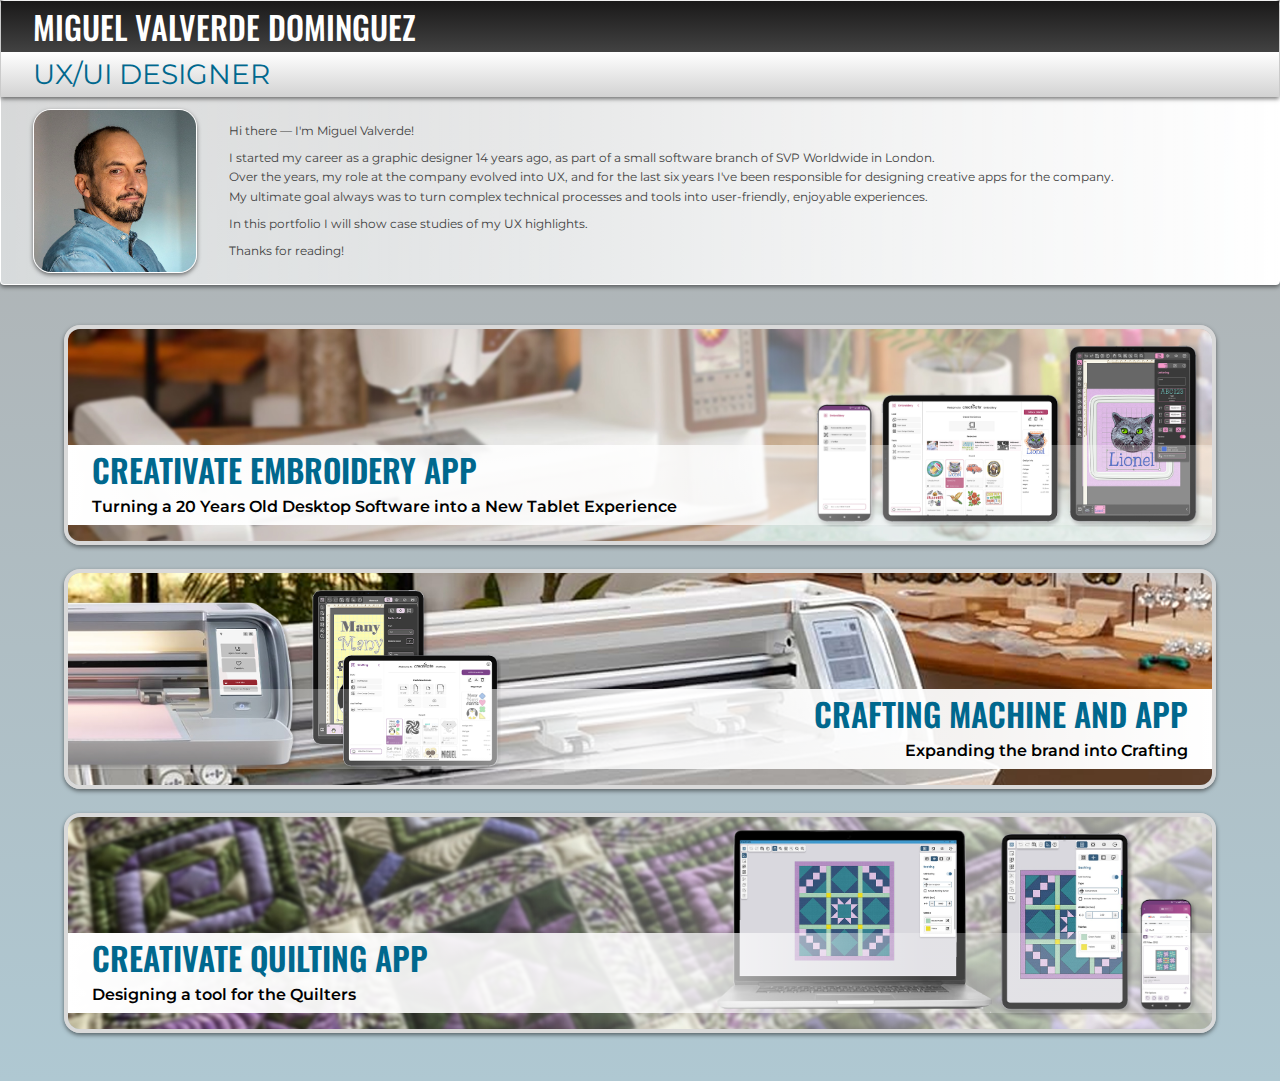
<file: index.html>
<!DOCTYPE html>
<html lang="en">
<head>

  
<!-- Google tag (gtag.js) -->
<script async src="https://www.googletagmanager.com/gtag/js?id=G-9LRB7H4WTY"></script>
<script>
  window.dataLayer = window.dataLayer || [];
  function gtag(){dataLayer.push(arguments);}
  gtag('js', new Date());

  gtag('config', 'G-9LRB7H4WTY');
</script>


  <link rel="stylesheet" href="style.css">
  <meta charset="utf-8">
  <meta name="viewport" content="width=device-width, initial-scale=1.0">

  <link rel="preconnect" href="https://fonts.googleapis.com">
  <link rel="preconnect" href="https://fonts.gstatic.com" crossorigin>
  <link href="https://fonts.googleapis.com/css2?family=Montserrat:ital,wght@0,100..900;1,100..900&display=swap" rel="stylesheet">
  <link href="https://fonts.googleapis.com/css2?family=Montserrat:ital,wght@0,100..900;1,100..900&family=Oswald:wght@200..700&display=swap" rel="stylesheet">

  <title>UX/UI DESIGN PORTFOLIO</title>
</head>

<!-- MAIN CONTAINER START -->




<main_index_container>


<!-- ABOUT START -->


<div class="flex_column header_box shadowed rounded_4"  >

  <div class="header shadowed">
            <div class="name">MIGUEL VALVERDE DOMINGUEZ
            </div>

            <div class="job">UX/UI DESIGNER

            </div>

  </div>




    <div  class="flex_row" style="width:100%; justify-content: flex-start; gap:8px; padding-left:16px;">
      <div  class="about_image_wrapper">

      <img src="images/Foto.jpg" alt="Photo" class="about_image" />
      </div>

      <div  class="about_text_area">



        <div class="about_text" style="padding:16px">


         <p>Hi there — I&apos;m Miguel Valverde!</p>
         <p>I started my career as a graphic designer 14 years ago, as part of a small software branch of SVP Worldwide in London.<br>
         Over the years, my role at the company evolved into UX, and for the last six years I&apos;ve been responsible for designing creative apps for the company.<br>

          My ultimate goal always was to turn complex technical processes and tools into user-friendly, enjoyable experiences.</p>
         <p>In this portfolio I will show case studies of my UX highlights.</p>


         <p>Thanks for reading!</p>
        </div>
      </div>
    </div>


</div>





<!-- ABOUT END -->



<!-- PROJECT SECTION START -->



<a href="emb_app.html">
  <section class="project_box shadowed rounded_16" >
    <img src="images/emb_hero_image.jpg" alt="Embroidery App Hero" class="hero-image  rounded_12" />

    <img src="images/emb_hero_device.png"  alt="Embroidery Device Float" class="device_floating" />

    <div class="title-overlay">
      <div class="title-content">
        <h1 class="project_main_title">CREATIVATE EMBROIDERY APP</h1>
        <p class="project_subtitle">Turning a 20 Years Old Desktop Software into a New Tablet Experience</p>
      </div>
    </div>
  </section>
</a>


<a href="cnc_app.html">
<section class="project_box shadowed rounded_16">
  <img src="images/cnc_hero_image.jpg" alt="Crafting App Hero" class="hero-image  rounded_12" />

  <img src="images/cnc_hero_device_v2.png"  alt="Crafting Device Float" class="device_floating_cnc" />

  <div class="title-overlay_cnc">
    <div class="title-content">
      <h1 class="project_main_title_cnc">CRAFTING MACHINE AND APP</h1>
      <p class="project_subtitle_cnc">Expanding the brand into Crafting</p>
    </div>
  </div>
</section>
</a>

<a href="qul_app.html">
<section class="project_box shadowed rounded_16">
  <img src="images/qul_hero_image.jpg" alt="Quilt App Hero" class="hero-image  rounded_12" />

  <img src="images/qul_hero_device.png"  alt="Quilting Device Float" class="device_floating" />
  <div class="title-overlay">
    <div class="title-content">
      <h1 class="project_main_title">CREATIVATE QUILTING APP</h1>
      <p class="project_subtitle">Designing a tool for the Quilters</p>
    </div>
  </div>
</section>
</a>








</main_index_container>


<!-- MAIN CONTAINER END -->


</body>
</html>
</file>
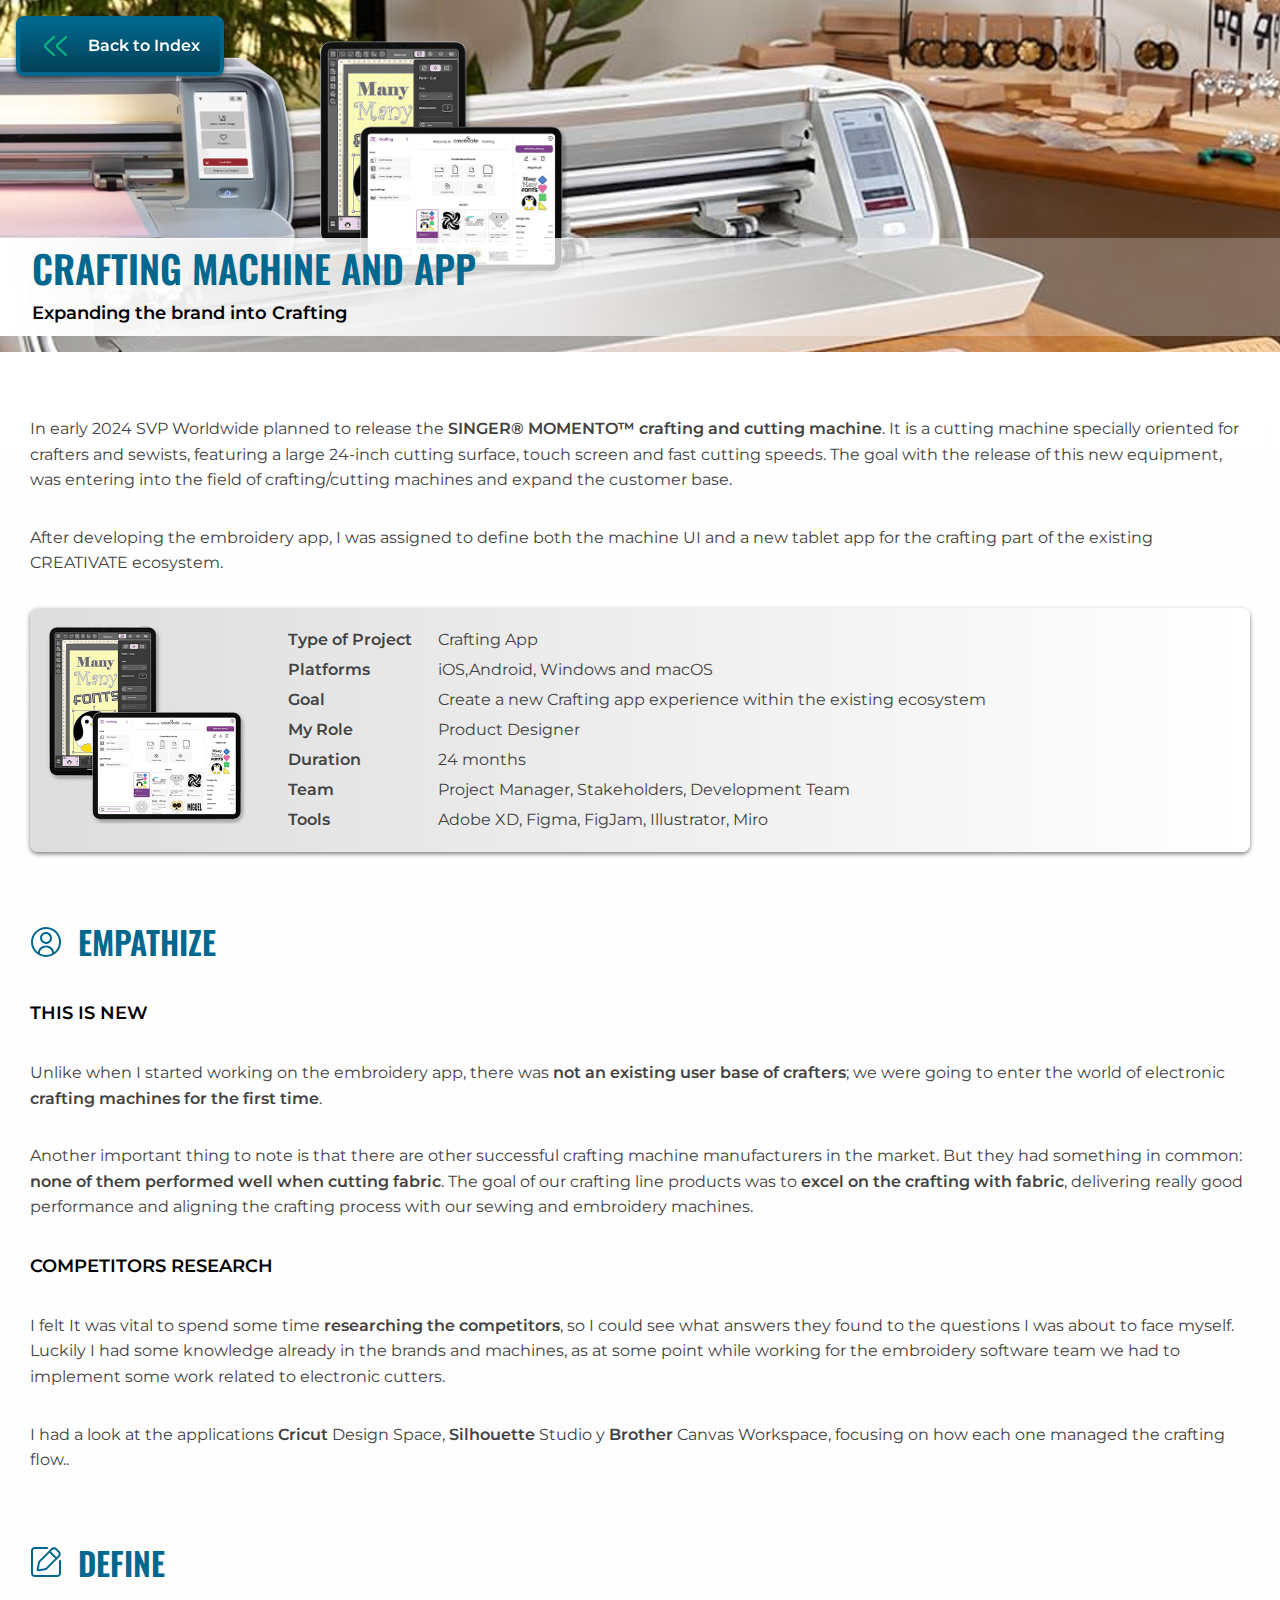
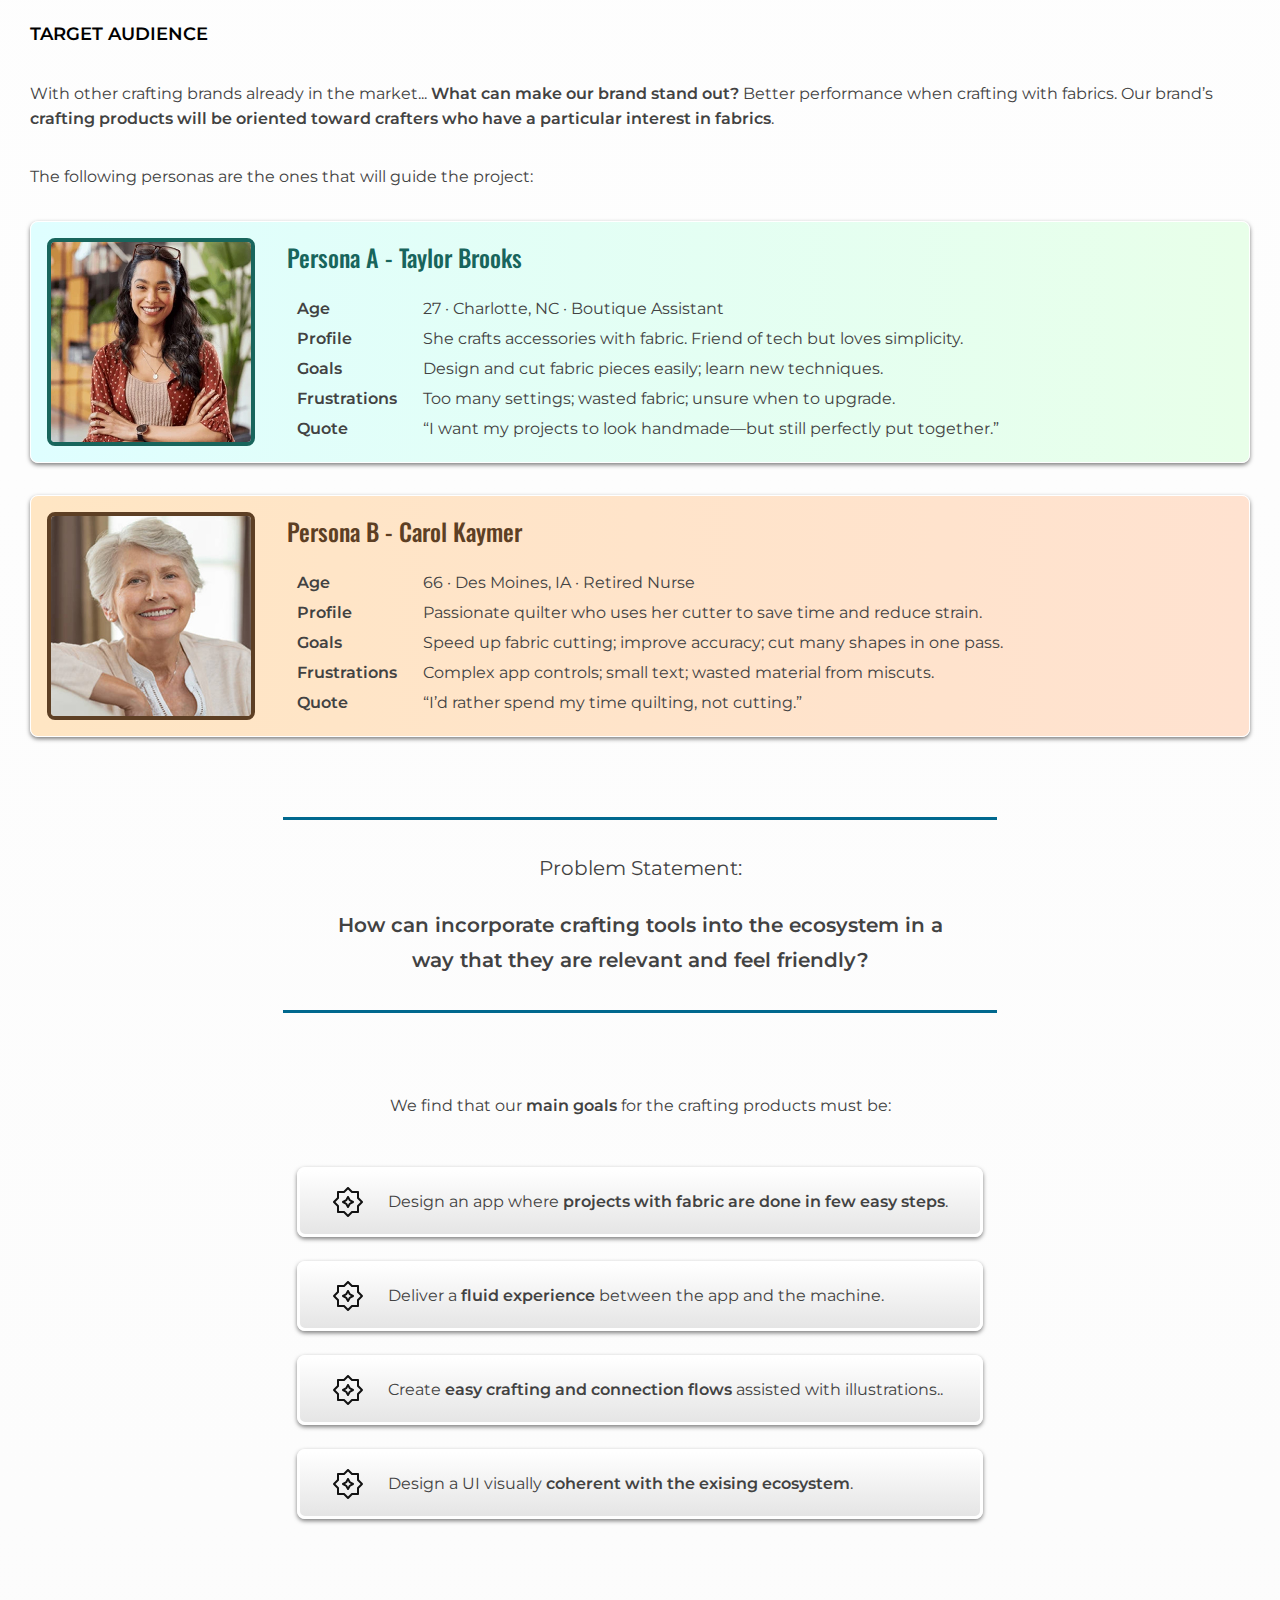
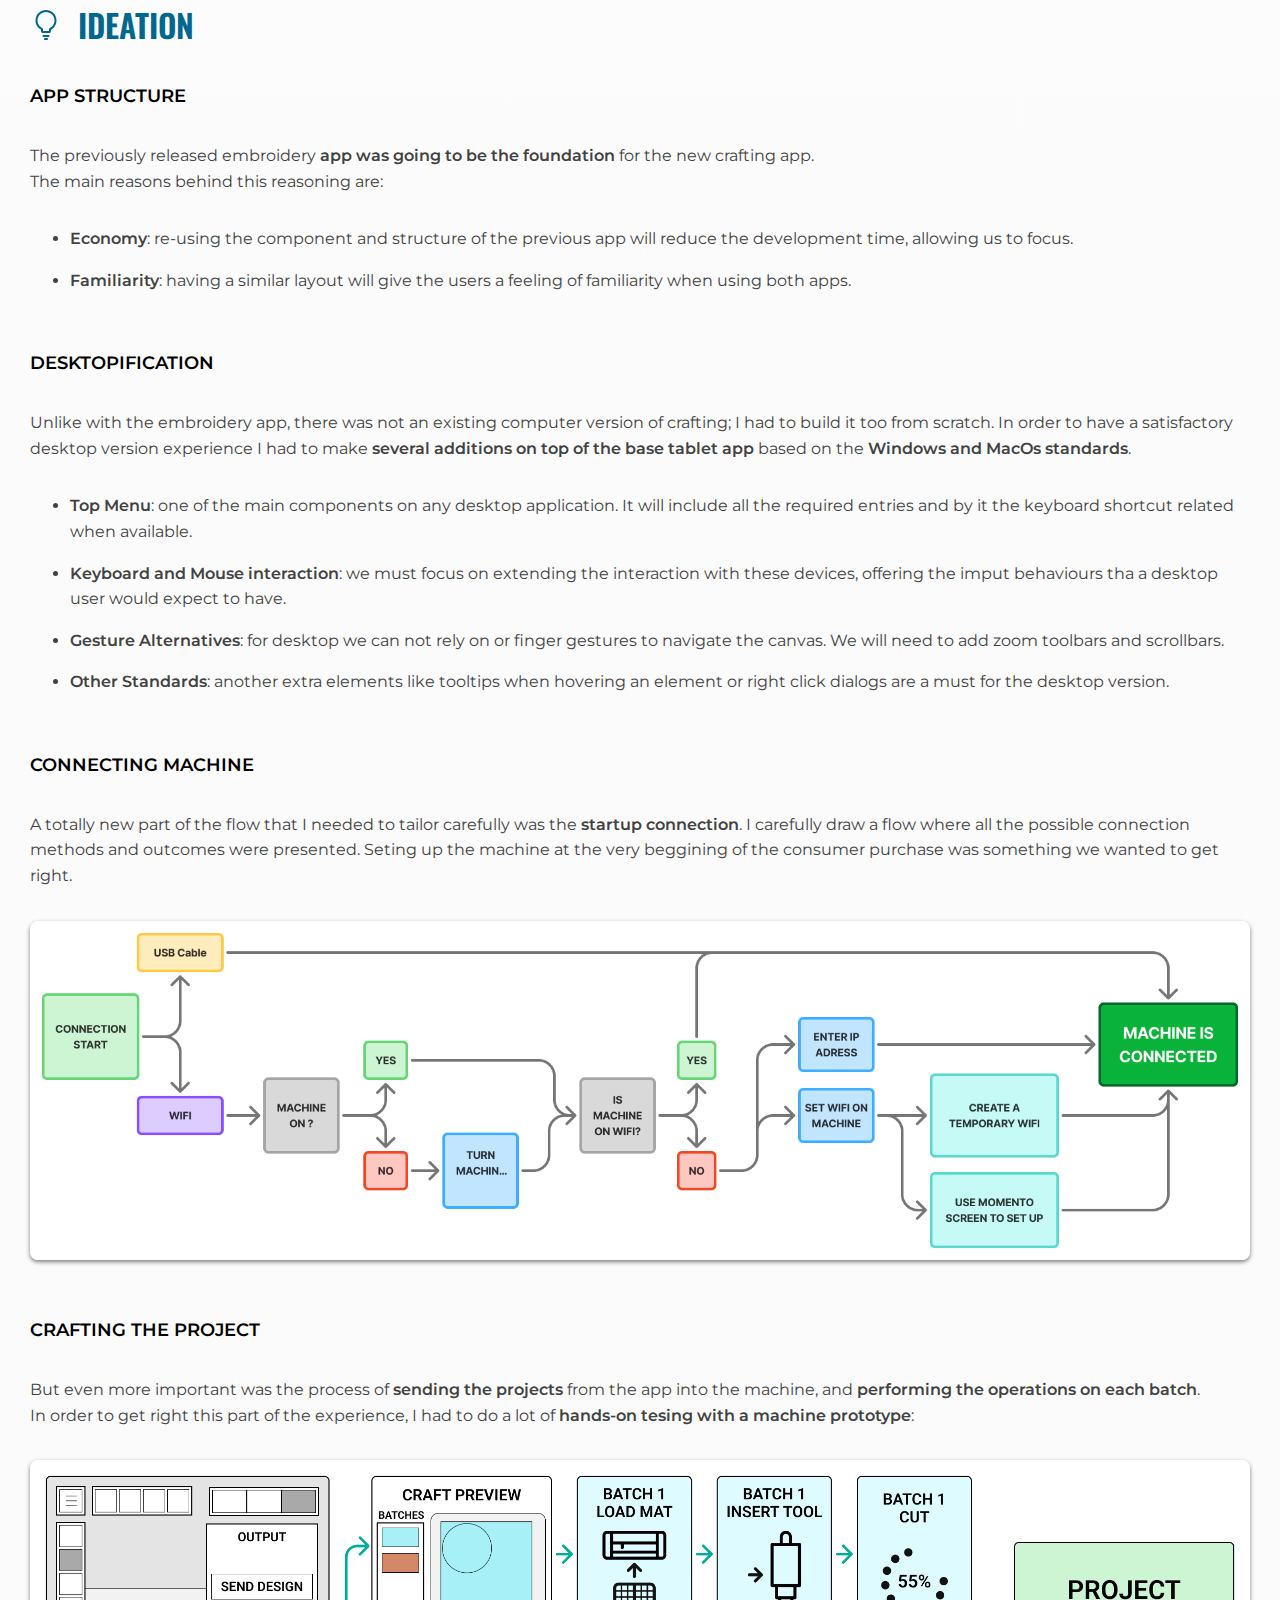
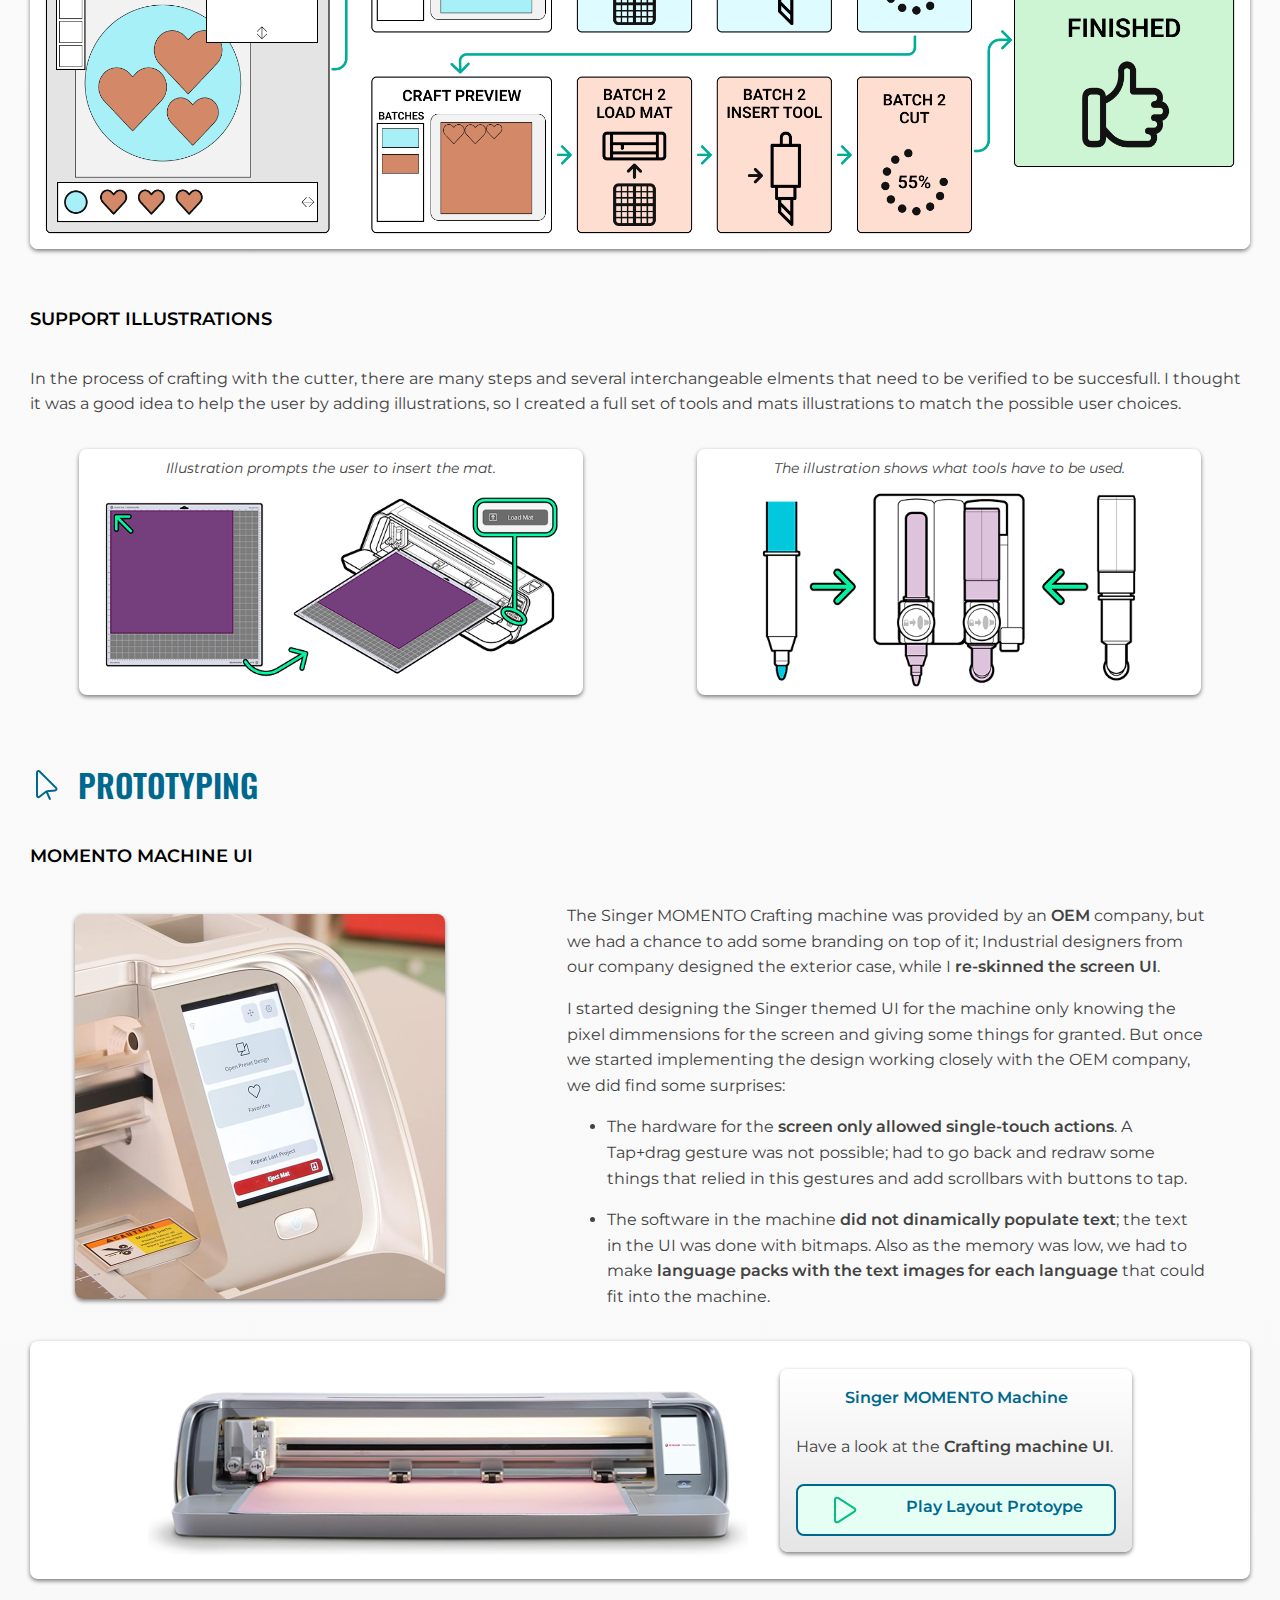
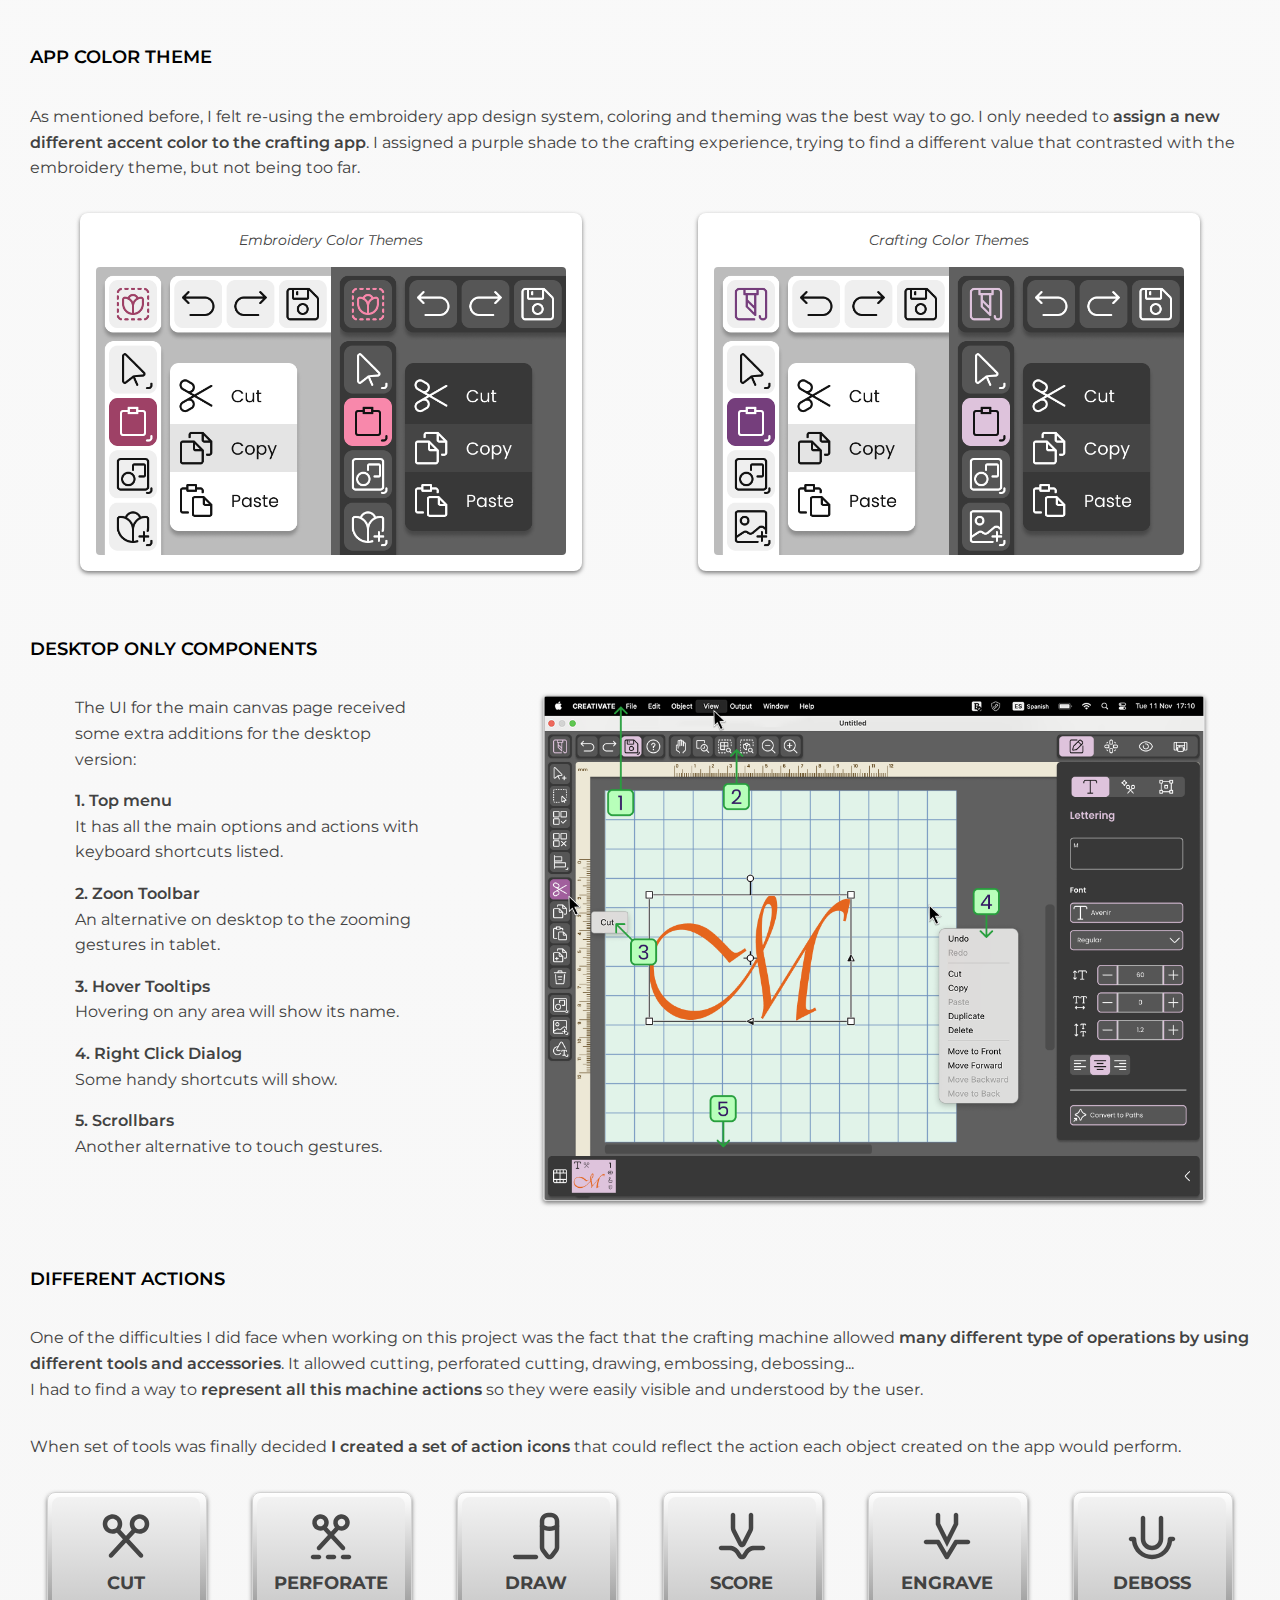
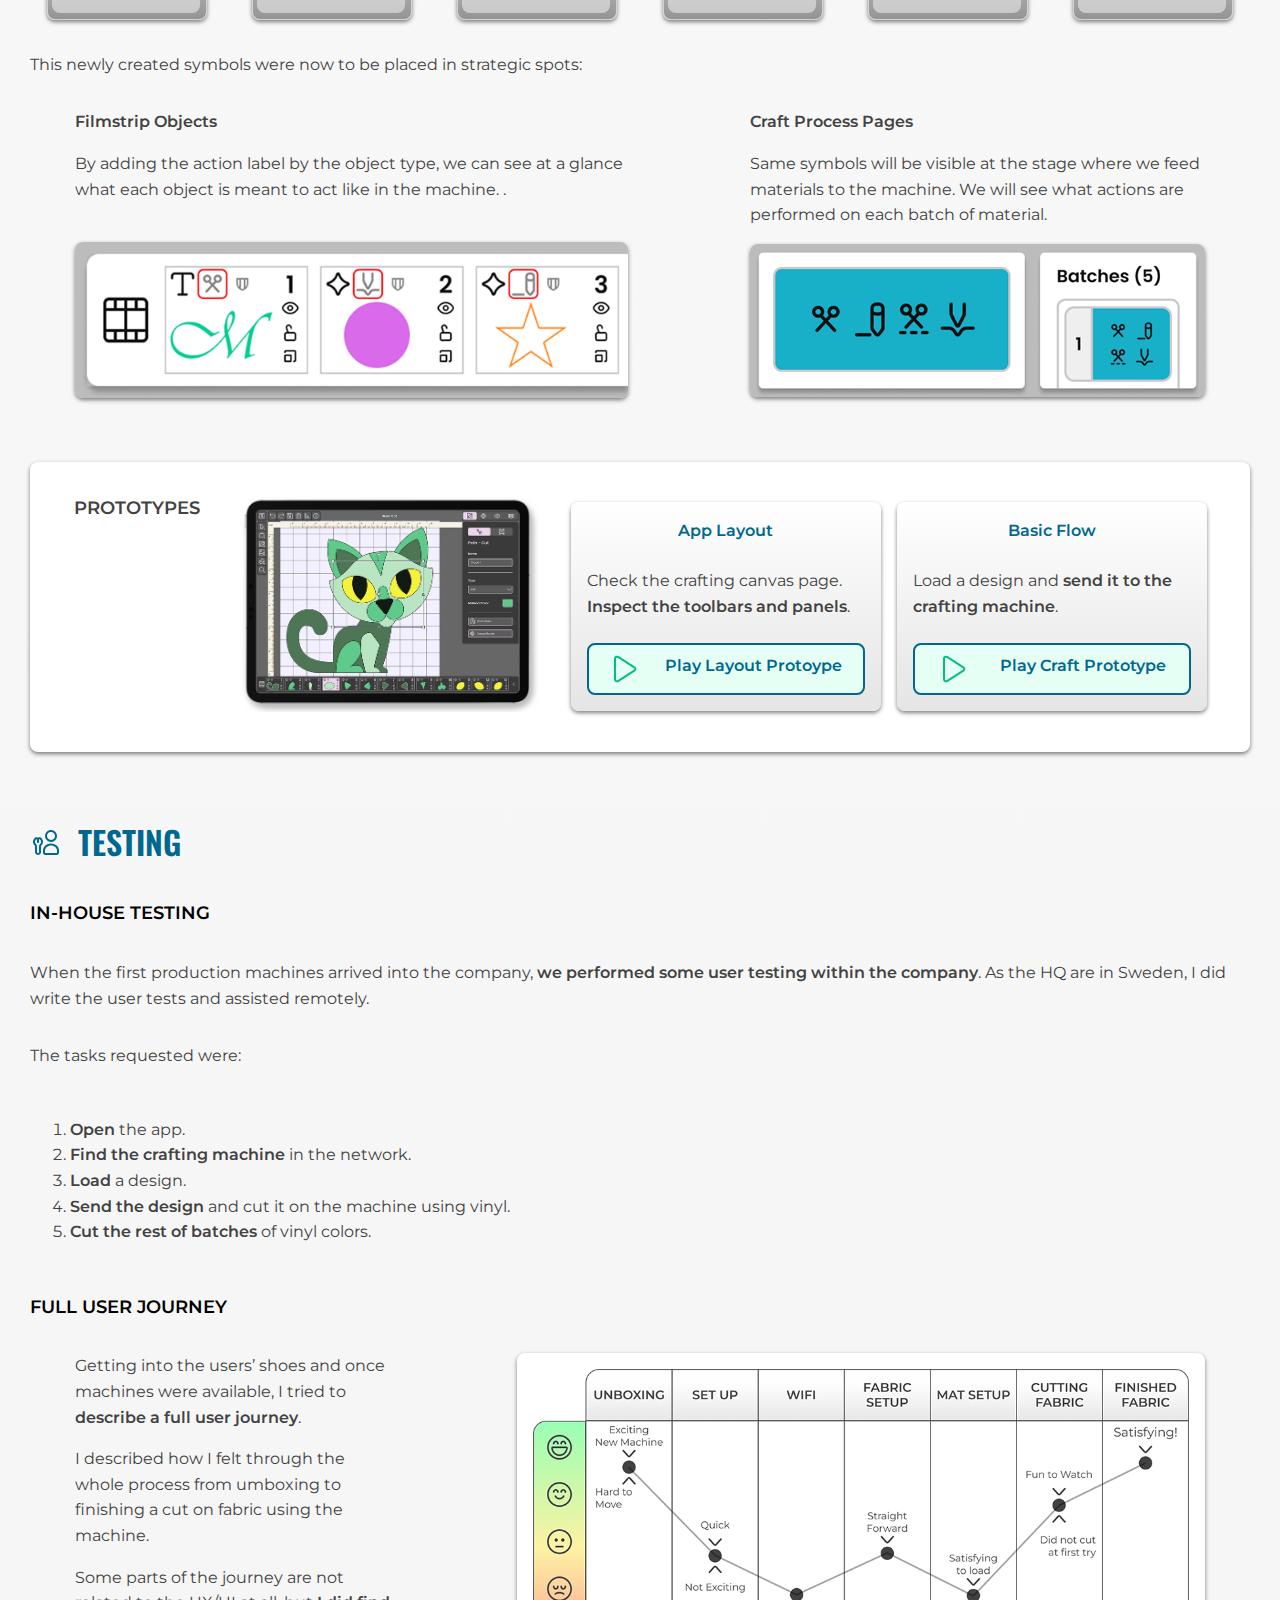
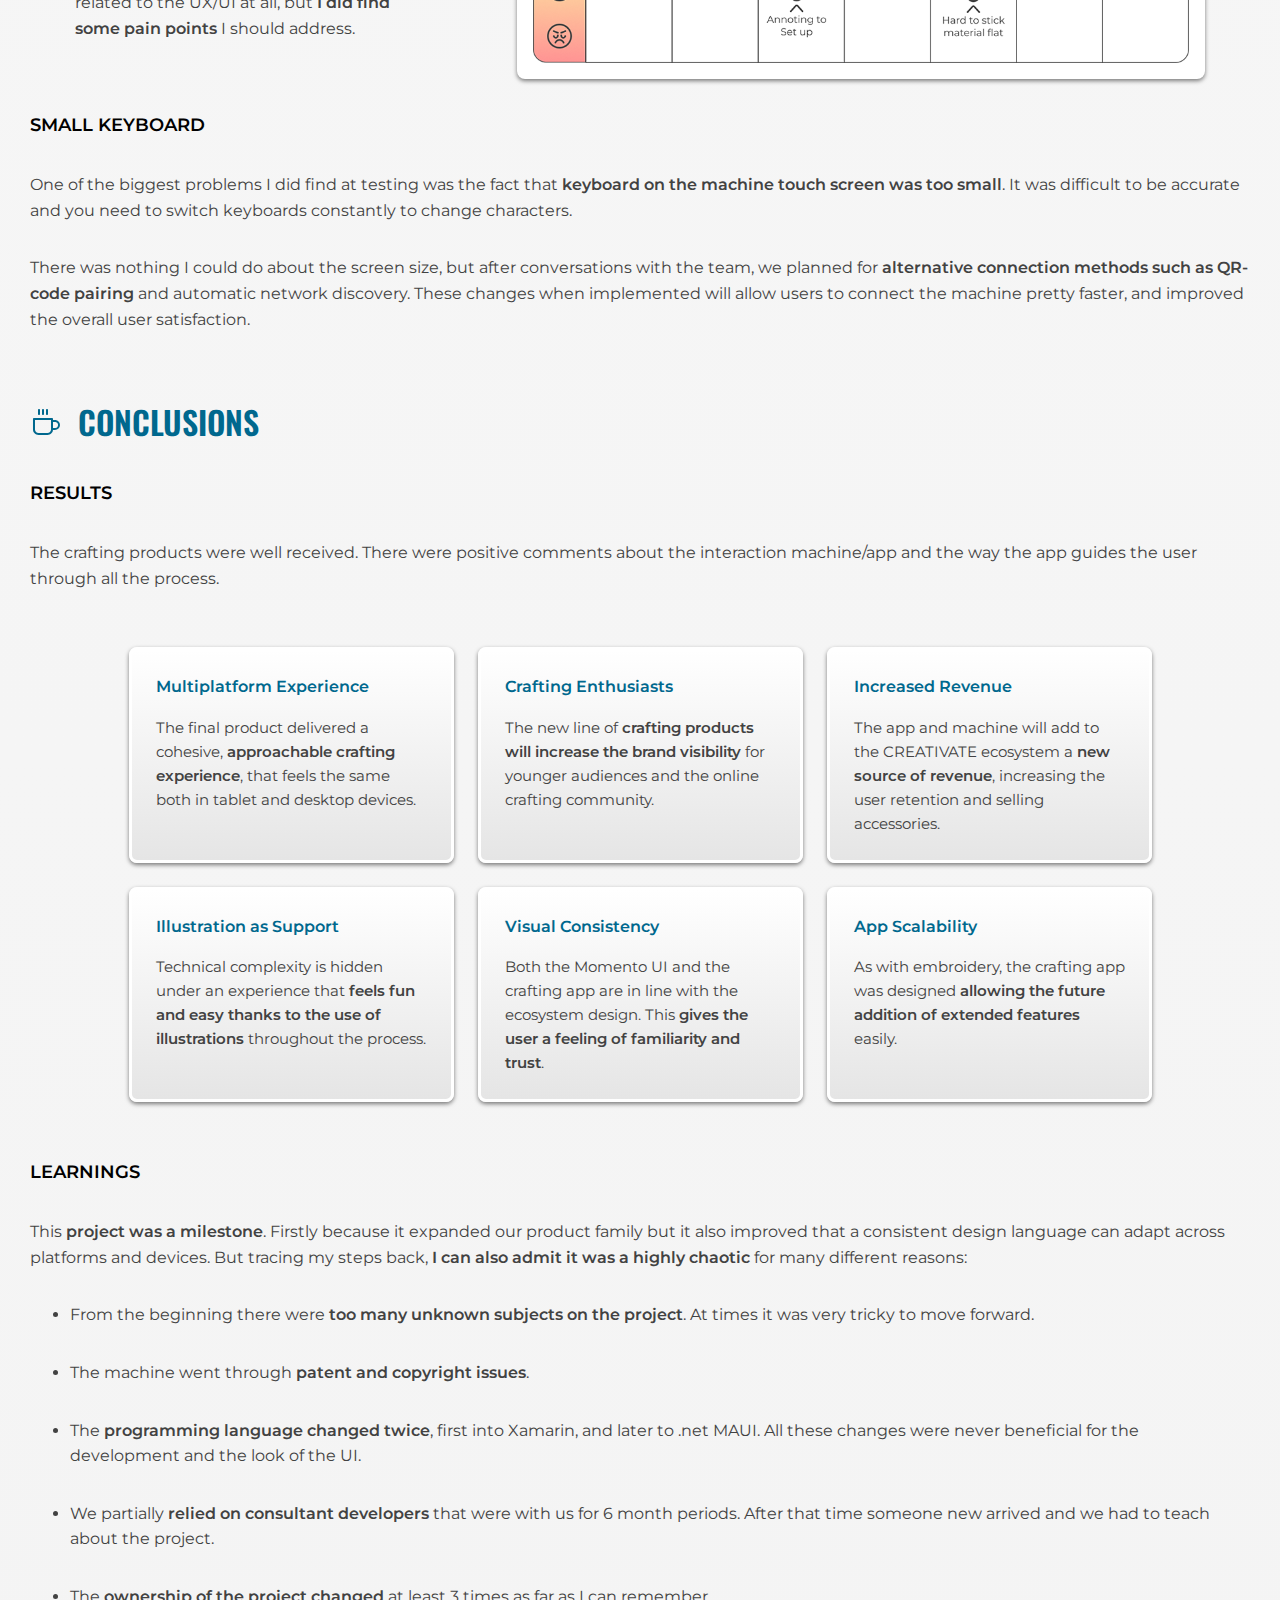
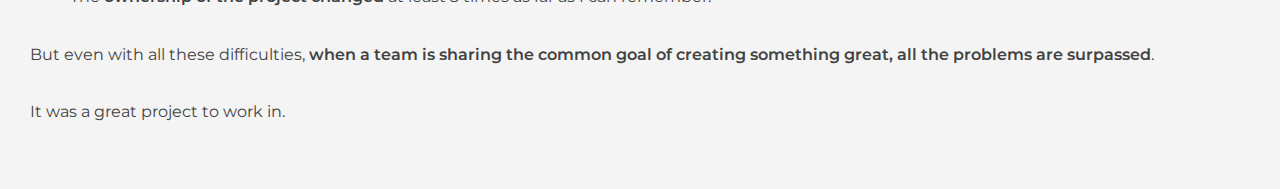
<file: cnc_app.html>
<!DOCTYPE html>
<html lang="en">
<head>


<!-- Google tag (gtag.js) -->
<script async src="https://www.googletagmanager.com/gtag/js?id=G-9LRB7H4WTY"></script>
<script>
  window.dataLayer = window.dataLayer || [];
  function gtag(){dataLayer.push(arguments);}
  gtag('js', new Date());

  gtag('config', 'G-9LRB7H4WTY');
</script>



<link rel="stylesheet" href="style.css">
<meta charset="utf-8">
<meta name="viewport" content="width=device-width, initial-scale=1.0">

<link rel="preconnect" href="https://fonts.googleapis.com">
<link rel="preconnect" href="https://fonts.gstatic.com" crossorigin>
<link href="https://fonts.googleapis.com/css2?family=Montserrat:ital,wght@0,100..900;1,100..900&display=swap" rel="stylesheet">
<link href="https://fonts.googleapis.com/css2?family=Montserrat:ital,wght@0,100..900;1,100..900&family=Oswald:wght@200..700&display=swap" rel="stylesheet">

<title>Crafting App Study</title>
</head>
<body>




<!-- MAIN CONTAINER START -->

<main class="main_container shadowed">

  <a href="welcome.html" class="back-button shadowed">
    <object class="back-icon" data="images/icon_back.svg" type="image/svg+xml"> </object>
    <span>Back to Index</span>
  </a>

<!---->



<!-- HERO SECTION START -->

<section class="hero-section">

  <img src="images/cnc_hero_image.jpg" alt="Crafting App Hero" class="hero-image" />
  <img src=images/cnc_hero_device_v2.png alt="Crafting Device Float" class="device_overlay_cnc" />
  <div class="title-overlay">
    <div class="title-content">
      <h1 class="main-title">CRAFTING MACHINE AND APP</h1>
      <p class="subtitle">Expanding the brand into Crafting</p>
    </div>
  </div>
</section>

<!---->




<!-- INTRO START -->

<section class="section">


  <p>
    In early 2024 SVP Worldwide planned to release the <strong>SINGER® MOMENTO™ crafting and cutting machine</strong>. It is a cutting machine specially oriented for crafters and sewists, featuring a large 24-inch cutting surface, touch screen and fast cutting speeds. The goal with the release of this new equipment, was entering into the field of crafting/cutting machines and expand the customer base.
  </p>

  <p>
    After developing the embroidery app, I was assigned to define both the machine UI and a new tablet app for the crafting part of the existing CREATIVATE ecosystem.
  </p>

  <div class="project_card rounded_8 shadowed">
    <img src="images/cnc_thumbnail.png" alt="Crafting App" class="project_card_image" />

    <table>

      <tr>
        <td><strong>Type of Project</strong></td>
        <td>Crafting App</td>
      </tr>

      <tr>
        <td><strong>Platforms</strong></td>
        <td>iOS,Android, Windows and macOS</td>
      </tr>


      <tr>
        <td><strong>Goal</strong></td>
        <td>Create a new Crafting app experience within the existing ecosystem</td>
      </tr>

      <tr>
        <td><strong>My Role</strong></td>
        <td>Product Designer</td>
      </tr>

      <tr>
        <td><strong>Duration</strong></td>
        <td>24 months</td>
      </tr>

      <tr>
        <td><strong>Team</strong></td>
        <td>Project Manager, Stakeholders, Development Team</td>
      </tr>

      <tr>
        <td><strong>Tools</strong></td>
        <td>Adobe XD, Figma, FigJam, Illustrator, Miro</td>
      </tr>

    </table>
  </div>





</section>

<!---->




<!-- EMPATHIZE -->

<section class="section">

  <div class="section-header">
    <object class="section-icon" data="images/icon_empathize.svg" type="image/svg+xml"> </object>
    <h2 class="section-title">EMPATHIZE</h2>
  </div>


  <h3 class="subsection-title">THIS IS NEW</h3>

  <p>
    Unlike when I started working on the embroidery app, there was <strong>not an existing user base of crafters</strong>; we were going to enter the world of electronic <strong>crafting machines for the first time</strong>.
  </p>

  <p>
    Another important thing to note is that there are other successful crafting machine manufacturers in the market. But they had something in common: <strong>none of them performed well when cutting fabric</strong>. 
    The goal of our crafting line products was to <strong>excel on the crafting with fabric</strong>, delivering really good performance and aligning the crafting process with our sewing and embroidery machines.
  </p>

  


<h3 class="subsection-title">COMPETITORS RESEARCH</h3>

<p>
  I felt It was vital to spend some time <strong>researching the competitors</strong>, so I could see what answers they found to the questions I was about to face myself. Luckily I had some knowledge already in the brands and machines, as at some point while working for the embroidery software team we had to implement some work related to electronic cutters.
</p>

<p>
  I had a look at the applications <strong>Cricut</strong> Design Space, <strong>Silhouette</strong> Studio y <strong>Brother</strong> Canvas Workspace, focusing on how each one managed the crafting flow..
</p>






</section>

<!---->



<!-- DEFINE -->

<section class="section">

  <div class="section-header">
    <object class="section-icon" data="images/icon_define.svg" type="image/svg+xml"> </object>
    <h2 class="section-title">DEFINE</h2>
  </div>


  <h3 class="subsection-title">TARGET AUDIENCE</h3>

  <p>
    With other crafting brands already in the market... <strong>What can make our brand stand out?</strong> Better performance when crafting with fabrics. Our brand’s <strong>crafting products will be oriented toward crafters who have a particular interest in fabrics</strong>.
  </p>

  <p>
    The following personas are the ones that will guide the project:
  </p>

<!-- Persona A -->
<div class="persona_cnc_a persona_card rounded_8 shadowed">
  <img src="images/cnc_persona_a.jpg" alt="cnc_persona_a" class="persona_card_image  rounded_8" />

  <div>
    <div class="persona_name">Persona A - Taylor Brooks</div>
    <table>

      <tr>
        <td><strong>Age</strong></td>
        <td>27 · Charlotte, NC · Boutique Assistant</td>
      </tr>


      <tr>
        <td><strong>Profile</strong></td>
        <td>She crafts accessories with fabric. Friend of  tech but loves simplicity.</td>
      </tr>

      <tr>
        <td><strong>Goals</strong></td>
        <td>Design and cut fabric pieces easily; learn new techniques.</td>
      </tr>

      <tr>
        <td><strong>Frustrations</strong></td>
        <td>Too many settings; wasted fabric; unsure when to upgrade.</td>
      </tr>

      <tr>
        <td><strong>Quote</strong></td>
        <td>“I want my projects to look handmade—but still perfectly put together.”</td>
      </tr>

    </table>
  </div>

</div>

<!-- Persona B -->
<div class="persona_cnc_b persona_card rounded_8 shadowed">
  <img src="images/cnc_persona_b.jpg" alt="cnc_persona_b" class="persona_card_image  rounded_8" />

  <div>
    <div class="persona_name">Persona B - Carol Kaymer</div>
    <table>

      <tr>
        <td><strong>Age</strong></td>
        <td>66 · Des Moines, IA · Retired Nurse</td>
      </tr>


      <tr>
        <td><strong>Profile</strong></td>
        <td>Passionate quilter who uses her cutter to save time and reduce strain.</td>
      </tr>

      <tr>
        <td><strong>Goals</strong></td>
        <td>Speed up fabric cutting; improve accuracy; cut many shapes in one pass.</td>
      </tr>

      <tr>
        <td><strong>Frustrations</strong></td>
        <td>Complex app controls; small text; wasted material from miscuts.</td>
      </tr>

      <tr>
        <td><strong>Quote</strong></td>
        <td>“I’d rather spend my time quilting, not cutting.”</td>
      </tr>

    </table>
  </div>
</div>


<!-- Problem -->
<div class="problem" style="margin-top:48px">

  <div  style="font-size:1.25em">Problem Statement:</div>

  <div style="line-height:1.75em; font-size:1.25em; width: 650px"><strong>How can incorporate crafting tools into the ecosystem in a way that they are relevant and feel friendly?</strong></div>


</div>

<!-- Goals -->

<div class="goals">

  <div   style="margin-bottom:24px">We find that our <strong>main goals</strong> for the crafting products must be:</div>

  <div class="goal_item rounded_8 shadowed">
    <object class="goal_icon" data="images/icon_goal.svg" type="image/svg+xml"> </object>
    <div class="goal_text">Design an app where <strong>projects with fabric are done in few easy steps</strong>.</div>
  </div>

  <div class="goal_item rounded_8 shadowed">
    <object class="goal_icon" data="images/icon_goal.svg" type="image/svg+xml"> </object>
    <div class="goal_text">Deliver a <strong>fluid experience</strong> between the app and the machine.</div>
  </div>

  <div class="goal_item rounded_8 shadowed">
    <object class="goal_icon" data="images/icon_goal.svg" type="image/svg+xml"> </object>
    <div class="goal_text">Create <strong>easy crafting and connection flows</strong> assisted with illustrations..</div>
  </div>

  <div class="goal_item rounded_8 shadowed">
    <object class="goal_icon" data="images/icon_goal.svg" type="image/svg+xml"> </object>
    <div class="goal_text">Design a UI visually <strong>coherent with the exising ecosystem</strong>.</div>
  </div>


</div>



</section>    

<!---->




<!-- IDEATION -->

<section class="section">

  <div class="section-header">
    <object class="section-icon" data="images/icon_ideation.svg" type="image/svg+xml"> </object>
    <h2 class="section-title">IDEATION</h2>
  </div>

  <h3 class="subsection-title">APP STRUCTURE</h3>

  <p>
    The previously released embroidery <strong>app was going to be the foundation</strong> for the new crafting app.
    <br>The main reasons behind this reasoning are:
  </p>


  <ul style=" gap: 16px;">

    <li><strong>Economy</strong>: re-using the component and structure of the previous app will reduce the development time, allowing us to focus. </li>
    <li><strong>Familiarity</strong>: having a similar layout will give the users a feeling of familiarity when using both apps.</li>

  </ul>



  <h3 class="subsection-title"  style=" margin-top: 24px;">DESKTOPIFICATION</h3>

  <p>
    Unlike with the embroidery app, there was not an existing computer version of crafting; I had to build it too from scratch. In order to have a satisfactory desktop version experience I had to make <strong>several additions on top of the base tablet app</strong> based on the <strong>Windows and MacOs standards</strong>.
  </p>

  <ul style=" gap: 16px;">

    <li><strong>Top Menu</strong>:  one of the main components on any desktop application. It will include all the required entries and by it the keyboard shortcut related when available.</li>
    <li><strong>Keyboard and Mouse interaction</strong>: we must focus on extending the interaction with these devices, offering the imput behaviours tha a desktop user would expect to have.</li>
    <li><strong>Gesture Alternatives</strong>:  for desktop we can not rely on or finger gestures to navigate the canvas. We will need to add zoom toolbars and scrollbars.</li>
    <li><strong>Other Standards</strong>: another extra elements like tooltips when hovering an element or right click dialogs are a must for the desktop version.</li>


  </ul>



  <h3 class="subsection-title"  style=" margin-top: 24px;">CONNECTING MACHINE</h3>

  <p>
    A totally new part of the flow that I needed to tailor carefully was the <strong>startup connection</strong>. I carefully draw a flow where all the possible connection methods and outcomes were presented. Seting up the machine at the very beggining of the consumer purchase was something we wanted to get right.
  </p>



  <img class="full-width-image shadowed rounded_8"   src="images/cnc_connection_flow.png" alt="connection_flow"/>



  <h3 class="subsection-title"  style=" margin-top: 24px;">CRAFTING THE PROJECT</h3>

  <p>
    But even more important was the process of <strong>sending the projects</strong> from the app into the machine, and <strong>performing the operations on each batch</strong>.
    <br>In order to get right this part of the experience, I had to do a lot of <strong>hands-on tesing with a machine prototype</strong>:
  </p>



  <img class="full-width-image shadowed rounded_8"   src="images/cnc_crafting_flow.png" alt="crafting_flow"/>






  <h3 class="subsection-title"  style=" margin-top: 24px;">SUPPORT ILLUSTRATIONS</h3>

  <p>
    In the process of crafting with the cutter, there are many steps and several interchangeable elments that need to be verified to be succesfull.
    I thought it was a good idea to help the user by adding illustrations, so I created a full set of tools and mats illustrations to match the possible user choices.
  </p>

  <div class="flex_row_wrap" style="gap:16px; text-align: center">
    <div   class="flex_column shadowed rounded_8 " style="width:504px; gap:8px; padding:8px 0 ; background-color: white;">


      <span   class="notes">
        Illustration prompts the user to insert the mat.
      </span>

      <img  style="display:flex; width:504px" src="images/cnc_load_mat.png" alt="load_mat"/>

    </div>


    <div   class="flex_column shadowed rounded_8 " style="width:504px; gap:8px; padding:8px 0 ; background-color: white;">


      <span   class="notes">
        The illustration shows what tools have to be used.
      </span>


      <img  style="display:flex; width:504px" src="images/cnc_load_tool.png" alt="load_tool"/>

    </div>


  </div>






</section>

<!---->




<!-- PROTOTYPING -->

<section class="section">

  <div class="section-header">
    <object class="section-icon" data="images/icon_prototyping.svg" type="image/svg+xml"> </object>
    <h2 class="section-title">PROTOTYPING</h2>
  </div>

<!--MOMENTO UI-->


<h3 class="subsection-title">MOMENTO MACHINE UI</h3>

<div class="flex_row_wrap" style="gap:32px; align-items: center;">




  <img class=" shadowed rounded_8" src="images/cnc_momento_screen.jpg" alt="ui colors" style="width :370px" />

  <div  class="flex_column" style="width:638px; gap:16px; margin:0;">
    <p>
      The Singer MOMENTO Crafting machine was provided by an <strong>OEM</strong> company, but we had a chance to add some branding on top of it; Industrial designers from our company designed the exterior case, while I <strong>re-skinned the screen UI</strong>.
    </p>

    <p>
      I started designing the Singer themed UI for the machine only knowing the pixel dimmensions for the screen and giving some things for granted. But once we started implementing the design working closely with the OEM company, we did find some surprises:
    </p>



    <ul style=" gap: 16px;">

      <li>
        The hardware for the <strong>screen only allowed single-touch actions</strong>.
        A Tap+drag gesture was not possible; had to go back and redraw some things that relied in this gestures and add scrollbars with buttons to tap. 
      </li>

      <li>


        The software in the machine <strong>did not dinamically populate text</strong>; the text in the UI was done with bitmaps. Also as the memory was low, we had to make <strong>language packs with the text images for each language</strong> that could fit into the machine.
      </li>
    </ul>
  </div>
</div>

<!--prototypes-->

<div class=" prototypes_section flex_row_wrap shadowed  rounded_8" style="gap:16px; margin-top:0px;  padding:24px;">

  <div class="flex_row_wrap" style="justify-content: space-between; align-items:center; gap:32px">

    <img class="prototype_image" src="images/cnc_machine.png"  style="width:600px;" alt="MOMENTO"/>




    <div  class="flex_row_wrap" style="gap:16px">
      <div class="flex_column  prototype_container shadowed  rounded_8"  style="width:352px;">

        <span class="prototype_title">Singer MOMENTO Machine</span>

        <p>Have a look at the <strong>Crafting machine UI</strong>.</p>

        <a href="https://www.figma.com/proto/6iPtp6XYcliKv1BvPcKoZK/Miguel-Apps-Prototypes-and-Portfolio?node-id=51910-7809&t=ABDnifxgDeAC1JZc-0&scaling=min-zoom&content-scaling=fixed&page-id=51546%3A24116&starting-point-node-id=51910%3A7809&show-proto-sidebar=0&scaling=contain&content-scaling=fixed" target="_blank">
          <div  class="prototype_button flex_row  rounded_8" style="gap:16px">
            <object class="play_icon" data="images/icon_play.svg" type="image/svg+xml"> </object>
            Play Layout Protoype
          </div>
        </a>
      </div>

    </div>
  </div>

</div>



<!--APP THEME-->



<h3 class="subsection-title"   style=" margin-top: 32px;">APP COLOR THEME</h3>


<p>
  As  mentioned before, I felt re-using the embroidery app design system, coloring and theming was the best way to go. I only needed to <strong>assign a new different accent color to the crafting app</strong>. I assigned a purple shade to the crafting experience, trying to find a different value that contrasted with the embroidery theme, but not being too far.
</p>

<div class="flex_row_wrap" style="gap:16px; text-align: center">
  <div   class="flex_column shadowed rounded_8 " style="gap:16px; padding:16px; background-color: white;">


    <span   class="notes">
      Embroidery Color Themes
    </span>

    <img class=" rounded_4 " style="display:flex; width:470px" src="images/emb_themes.png" alt="load_mat"/>

  </div>


  <div   class="flex_column shadowed rounded_8 " style="gap:16px; padding:16px; background-color: white;">


    <span   class="notes">
      Crafting Color Themes
    </span>


    <img class=" rounded_4 "  style="display:flex; width:470px" src="images/cnc_themes.png" alt="load_tool"/>

  </div>


</div>





<!--DESKTOP ELEMENTS-->


<h3 class="subsection-title" style="padding-top:32px;">DESKTOP ONLY COMPONENTS</h3>





<div class="flex_row_wrap" style="gap:32px">


  <div  class="flex_column"  style="width:345px; gap:16px; margin:0; line-height:1em;">
    <p>
    The UI for the main canvas page received some extra additions for the desktop version:</p>

    <p style="margin-bottom:0;"> <strong>1.  Top menu</strong><br>
    It has all the main options and actions with keyboard shortcuts listed.</p>


    <p style="margin-bottom:0;"> <strong>2. Zoon Toolbar</strong><br>
    An alternative on desktop to the zooming gestures in tablet.</p>

    <p style="margin-bottom:0;"> <strong>3. Hover Tooltips</strong><br>
    Hovering on any area will show its name.</p>

    <p style="margin-bottom:0;"> <strong>4. Right Click Dialog</strong><br>
    Some handy shortcuts will show.</p>

    <p style="margin-bottom:0;"> <strong>5. Scrollbars</strong><br>
    Another alternative to touch gestures.</p>
  </div>



  <img src="images/cnc_desktopification.png" alt="desktopification" class="shadowed rounded_4" style="width :660px; border:1px solid lightgrey; display: block; " />


</div>



<!--Different Actions -->



<h3 class="subsection-title"   style=" margin-top: 32px;">DIFFERENT ACTIONS</h3>


<p>
  One of the difficulties I did face when working on this project was the fact that the crafting machine allowed <strong>many different type of operations by using different tools and accessories</strong>. It allowed cutting, perforated cutting, drawing, embossing, debossing...
  <br>

  I had to find a way to <strong>represent all this machine actions</strong> so they were easily visible and understood by the user.
</p>

<p>
  When set of tools was finally decided <strong>I created a set of action icons</strong> that could reflect the action each object created on the app would perform.
</p>


<div class="flex_row_wrap" style="gap:12px">

  <div   class="action_wrapper shadowed rounded_8" >
    <div   class="action" >
      <object class="action_icon" data="images/action_cut.svg" type="image/svg+xml"> </object>
      <h3 class="action_text">CUT</h3>
    </div>
  </div>



  <div   class="action_wrapper shadowed rounded_8" >
    <div   class="action" >
      <object class="action_icon" data="images/action_perforated_cut.svg" type="image/svg+xml"> </object>
      <h3 class="action_text">PERFORATE</h3>
    </div>
  </div>



  <div   class="action_wrapper shadowed rounded_8" >
    <div   class="action" >
      <object class="action_icon" data="images/action_pen.svg" type="image/svg+xml"> </object>
      <h3 class="action_text">DRAW</h3>
    </div>
  </div>



  <div   class="action_wrapper shadowed rounded_8" >
    <div   class="action" >
      <object class="action_icon" data="images/action_score.svg" type="image/svg+xml"> </object>
      <h3 class="action_text">SCORE</h3>
    </div>
  </div>



  <div   class="action_wrapper shadowed rounded_8" >
    <div   class="action" >
      <object class="action_icon" data="images/action_engrave.svg" type="image/svg+xml"> </object>
      <h3 class="action_text">ENGRAVE</h3>
    </div>
  </div>



  <div   class="action_wrapper shadowed rounded_8" >
    <div   class="action" >
      <object class="action_icon" data="images/action_deboss.svg" type="image/svg+xml"> </object>
      <h3 class="action_text">DEBOSS</h3>
    </div>
  </div>
</div>


<p>
  This newly created symbols were now to be placed in strategic spots:
</p>


<div class="flex_row_wrap" style="gap:32px">
  <div  class="flex_column" style="width:553px; gap:16px; margin:0">
    <span><strong>Filmstrip Objects</strong></span>
    <p>
    By adding the action label by the object type, we can see at a glance  what each object is meant to act like in the machine. .</p>

    <img class="shadowed rounded_8"   style="display:flex; width:553px; margin-top:24px;" src="images/cnc_filmstrip_actions.png" alt="cnc_filmstrip_actions"/>

  </div>


  <div  class="flex_column" style="width:455px; gap:16px">
    <span><strong>Craft Process Pages</strong></span>
    <p>
    Same symbols will be visible at the stage where we feed materials to the machine. We will see what actions are performed on each batch of material.</p>

    <img class="shadowed rounded_8"   style="display:flex; width:455px" src="images/cnc_craft_actions.png" alt="cnc_craft_actions"/>

  </div>


</div>



<!--prototypes-->

<div class=" prototypes_section flex_row_wrap shadowed  rounded_8" style="gap:16px">
  <h3 class="subsection-title">PROTOTYPES</h3>

  <div class="flex_row_wrap" style="justify-content: space-between; align-items:center; gap:32px">

    <div>
      <img class="prototype_image" src="images/cnc_app_image.png" alt="App"/>

    </div>


    <div  class="flex_row_wrap" style="gap:16px">
      <div class="flex_column  prototype_container shadowed  rounded_8">

        <span class="prototype_title">App Layout</span>

        <p>Check the crafting canvas page. <strong>Inspect the toolbars and panels</strong>.</p>

        <a href="https://www.figma.com/proto/6iPtp6XYcliKv1BvPcKoZK/Miguel-Apps--Prototypes-and-Portfolio?node-id=51996-22429&t=x8P72uZlWNL6M6IF-1&scaling=scale-down&content-scaling=fixed&page-id=51546%3A24116&starting-point-node-id=51996%3A22429" target="_blank">

          <div  class="prototype_button flex_row  rounded_8" style="gap:16px">

            <object class="play_icon" data="images/icon_play.svg" type="image/svg+xml"> </object>

            Play Layout Protoype

          </div>
        </a>
      </div>


      <div class="flex_column  prototype_container shadowed  rounded_8">
        <span class="prototype_title">Basic Flow</span>


        <p>Load a design and <strong>send it to the crafting machine</strong>.</p>

        <a href="https://www.figma.com/proto/6iPtp6XYcliKv1BvPcKoZK/Miguel-Apps-Prototypes-and-Portfolio?node-id=51589-15784&t=gBC4fd8kckjIeyPt-0&scaling=contain&content-scaling=fixed&page-id=51546%3A24116&starting-point-node-id=51589%3A15784&show-proto-sidebar=0" target="_blank">

          <div  class="prototype_button flex_row   rounded_8" style="gap:16px">

            <object class="play_icon" data="images/icon_play.svg" type="image/svg+xml"> </object>

            Play Craft Prototype

          </div>
        </a>
      </div>




    </div>


  </div>
</div>


</section>

<!---->




<!-- TESTING -->

<section class="section">

  <div class="section-header">
    <object class="section-icon" data="images/icon_testing.svg" type="image/svg+xml"> </object>
    <h2 class="section-title">TESTING</h2>
  </div>

  <h3 class="subsection-title">IN-HOUSE TESTING</h3>

  <p>
    When the first production machines arrived into the company, <strong>we performed some user testing within the company</strong>. As the HQ are in Sweden, I did write the user tests and assisted remotely. 
  </p>

  <p>
    The tasks requested were: 
  </p>

  <ol>
    <li>
      <strong>Open</strong> the app.
    </li>
    <li>
      <strong>Find the crafting machine</strong> in the network.
    </li>
    <li>
      <strong>Load</strong> a design.
    </li>
    <li>
      <strong>Send the design</strong> and cut it on the machine using vinyl.
    </li>
    <li>
      <strong>Cut the rest of batches</strong> of vinyl colors.
    </li>
  </ol>




  <h3 class="subsection-title">FULL USER JOURNEY</h3>

  <div class="flex_row_wrap" style="gap:32px">


    <div  class="flex_column"  style="width:319px; gap:16px; margin:0; line-height:1em;">
      <p>
        Getting into the users’ shoes and once machines were available, I tried to <strong>describe a full user journey</strong>.</p>

        <p>I described how I felt through the whole process from umboxing to finishing a cut on fabric using the machine.</p>


        <p>Some parts of the journey are not related to the UX/UI at all, but <strong>I did find some pain points</strong> I should address.</p>
      </div>



      <img src="images/cnc_user_journey.png" alt="cnc_user_journey" class="shadowed rounded_8" style="width :656px; gap:16px; padding:16px; background-color: white;" />


    </div>

    <h3 class="subsection-title">SMALL KEYBOARD</h3>

    <p>
      One of the biggest problems I did find at testing was the fact that <strong>keyboard on the machine touch screen was too small</strong>. It was difficult to be accurate and you need to switch keyboards constantly to change characters.
    </p>

    <p>
      There was nothing I could do about the screen size, but after conversations with the team, we planned for <strong>alternative connection methods such as QR-code pairing</strong> and automatic network discovery. These changes when implemented will allow users to connect the machine pretty faster, and improved the overall user satisfaction.
    </p>






  </section>

<!---->


<!-- CONCLUSIONS -->

<section class="section">

  <div class="section-header">
    <object class="section-icon" data="images/icon_conclusions.svg" type="image/svg+xml"> </object>
    <h2 class="section-title">CONCLUSIONS</h2>
  </div>

  <h3 class="subsection-title">RESULTS</h3>

  <p>
    The crafting products were well received. There were positive comments about the interaction machine/app and the way the app guides the user through all the process. 
  </p>
  <div class="results padding_vertical">

<!--1-->


<div class="results_card shadowed rounded_8">

  <div class="results_title">
    Multiplatform Experience
  </div>

  <div class="results_text">
    The final product delivered a cohesive, <strong>approachable crafting experience</strong>, that feels the same both in tablet and desktop devices.
  </div>

</div>

<!--2-->

<div class="results_card shadowed rounded_8">

  <div class="results_title">
    Crafting Enthusiasts
  </div>

  <p class="results_text">
    The new line of <strong>crafting products will increase the brand visibility</strong> for younger audiences and the online crafting community.
  </p>
</div>

<!--3-->

<div class="results_card shadowed rounded_8">

  <div class="results_title">
    Increased Revenue
  </div>

  <p class="results_text">
    The app and machine will add to the CREATIVATE ecosystem a <strong>new source of revenue</strong>, increasing the user retention and selling accessories.
  </p>
</div>

<!--4-->

<div class="results_card shadowed rounded_8">

  <div class="results_title">
    Illustration as Support
  </div>

  <p class="results_text">
    Technical complexity is hidden under an experience that <strong>feels fun and easy thanks to the use of illustrations</strong> throughout the process.
  </div>

<!--5-->

<div class="results_card shadowed rounded_8">

  <div class="results_title">
    Visual Consistency
  </div>

  <p class="results_text">
    Both the Momento UI and the crafting app are in line with the ecosystem design. This <strong>gives the user a feeling of familiarity and trust</strong>.
  </p>
</div>

<!--6-->

<div class="results_card shadowed rounded_8">

  <div class="results_title">
    App Scalability
  </div>

  <p class="results_text">
    As with embroidery, the crafting app was designed <strong>allowing the future addition of extended features</strong> easily.
  </p>
</div>

</div>

<h3 class="subsection-title">LEARNINGS</h3>

<p>
  This <strong>project was a milestone</strong>. Firstly because it expanded our product family but it also improved that a consistent design language can adapt across platforms and devices. But tracing my steps back, <strong>I can also admit it was a highly chaotic</strong> for many different reasons:
</p>

<ul style="gap:32px;">
  <li>
    From the beginning there were <strong>too many unknown subjects on the project</strong>. At times it was very tricky to move forward.
  </li>
  <li>
    The machine went through <strong>patent and copyright issues</strong>.
  </li>
  <li>
    The <strong>programming language changed twice</strong>, first into Xamarin, and later to .net MAUI. All these changes were never beneficial for the development and the look of the UI.
  </li>
  <li>
    We partially <strong>relied on consultant developers</strong> that were with us for 6 month periods. After that time  someone new arrived and we had to teach about the project.
  </li>
  <li>
    The <strong>ownership of the project changed</strong> at least 3 times as far as I can remember.
  </li>
</ul>

<p>
  But even with all these difficulties, <strong>when a team is sharing the common goal of creating something great, all the problems are surpassed</strong>. 
</p>

<p>
  It was a great project to work in.
</p>







</section>





<!---->


</main>


<!-- MAIN CONTAINER END -->


</body>
</html>
</file>
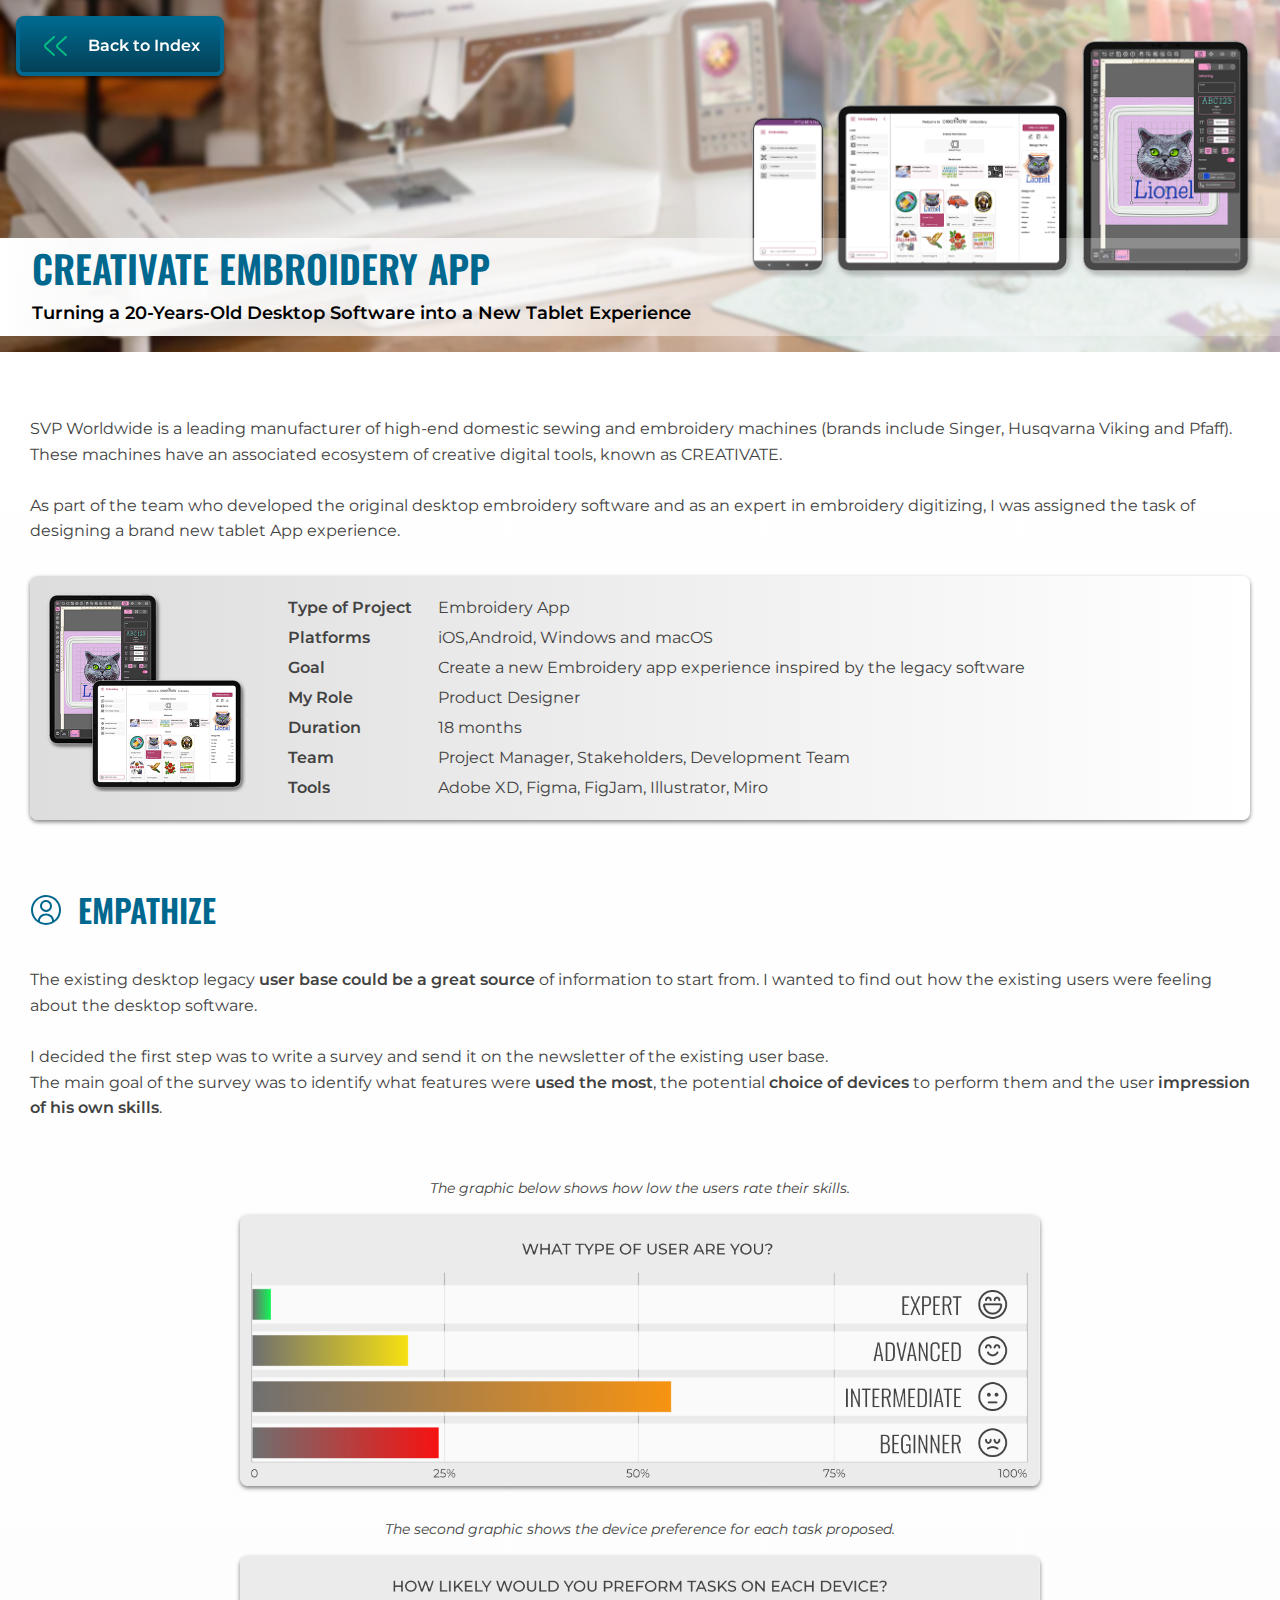
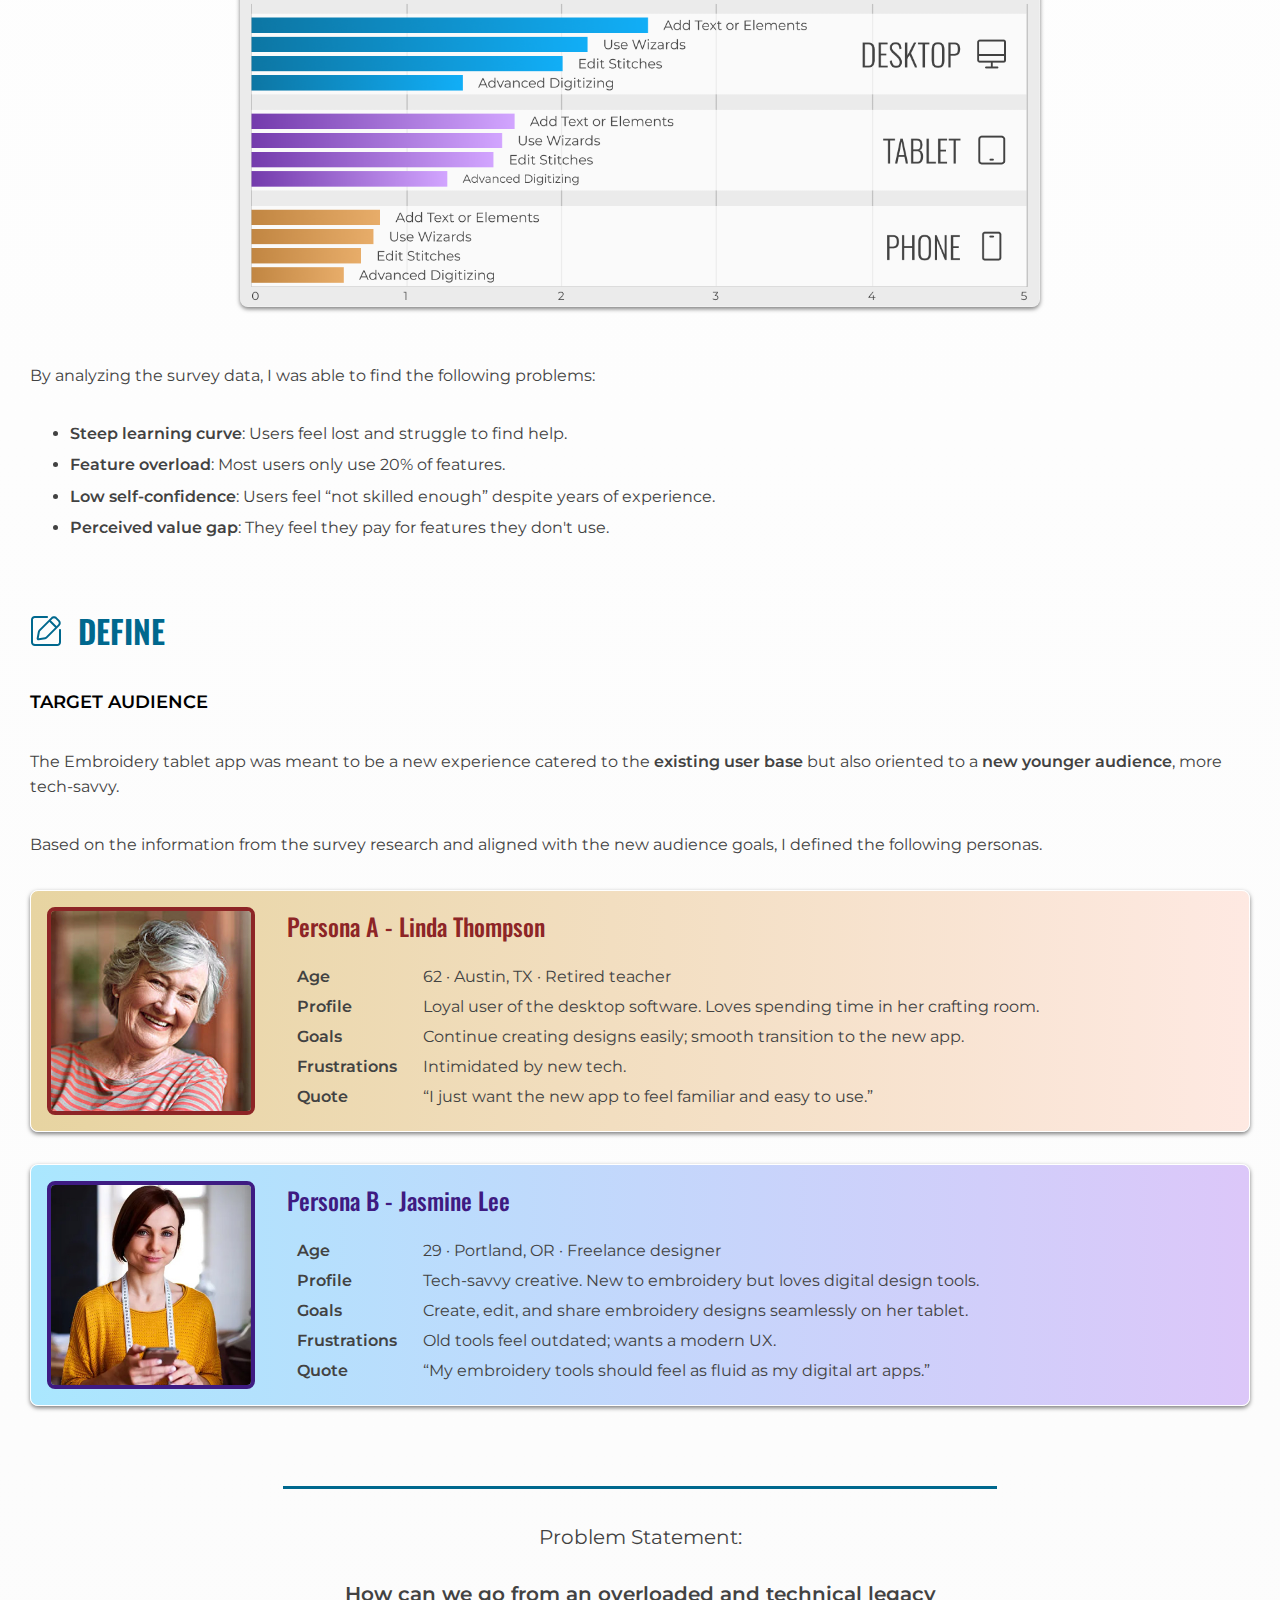
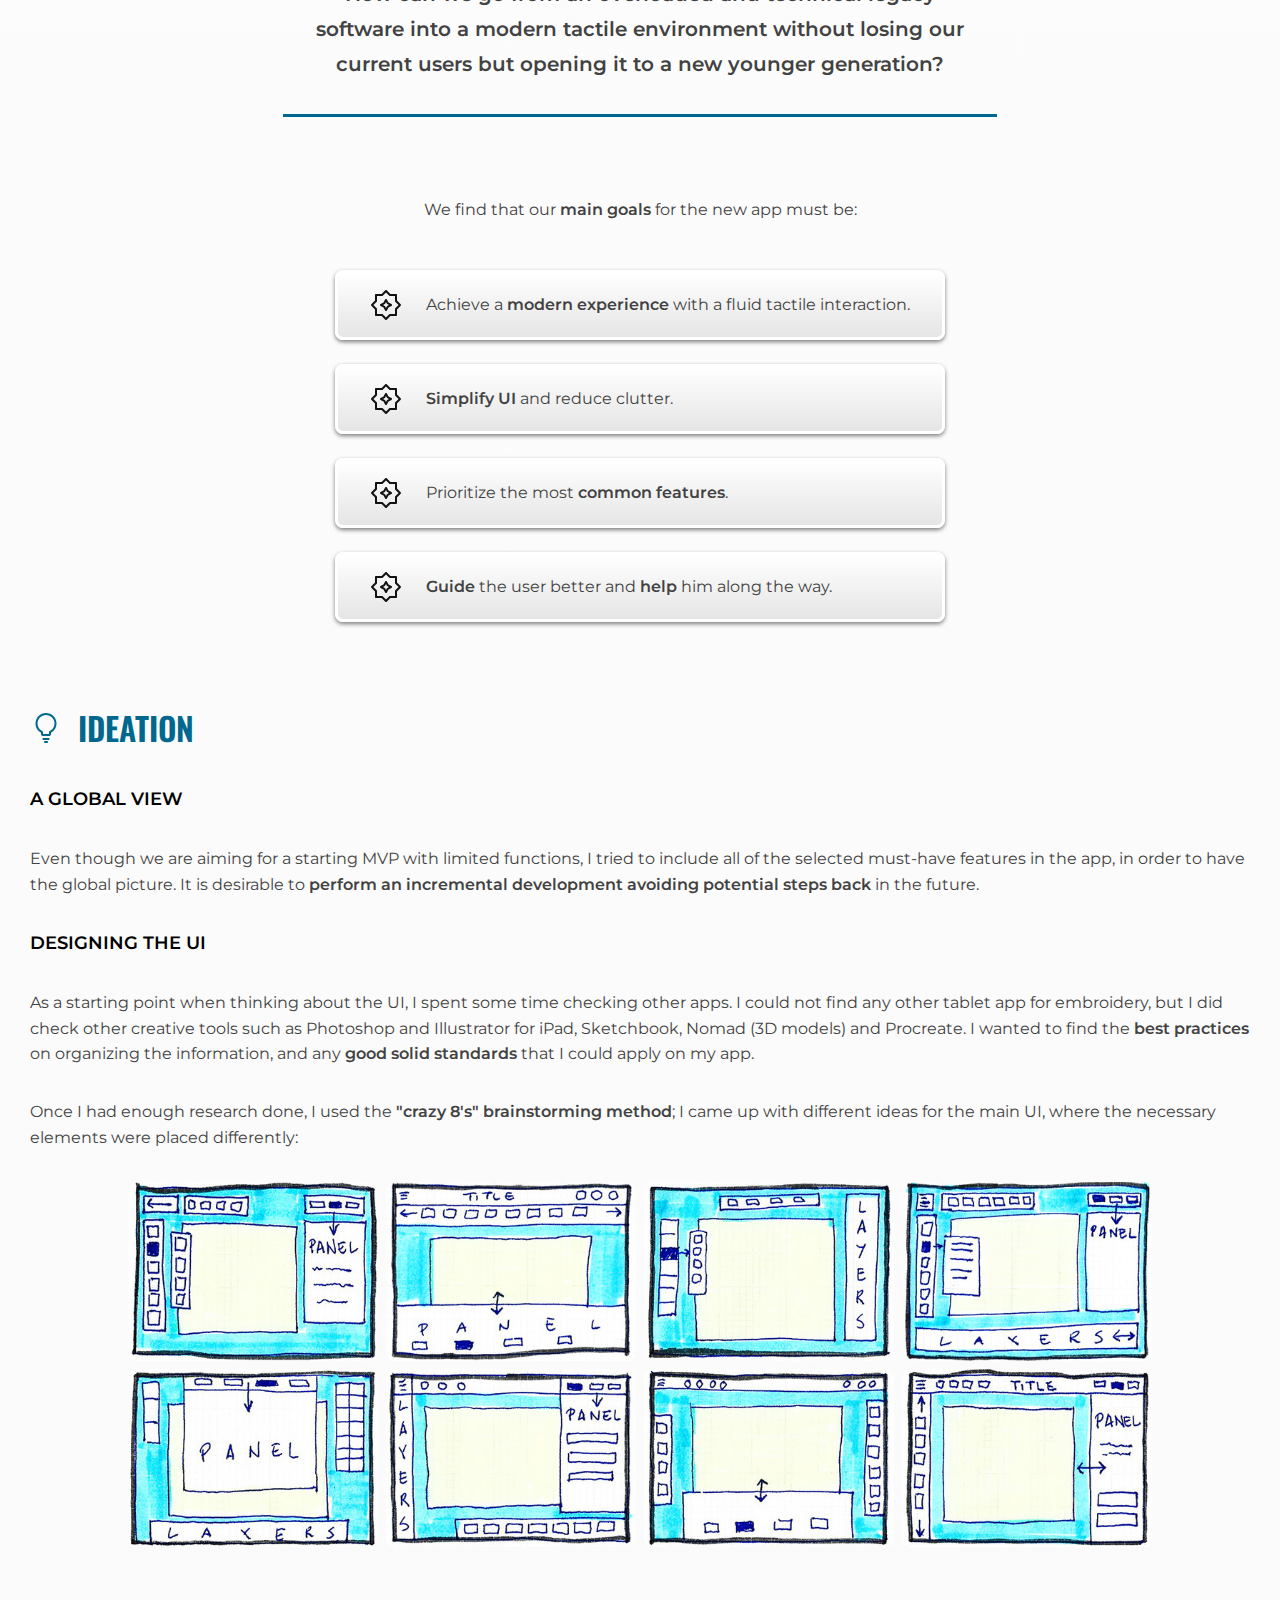
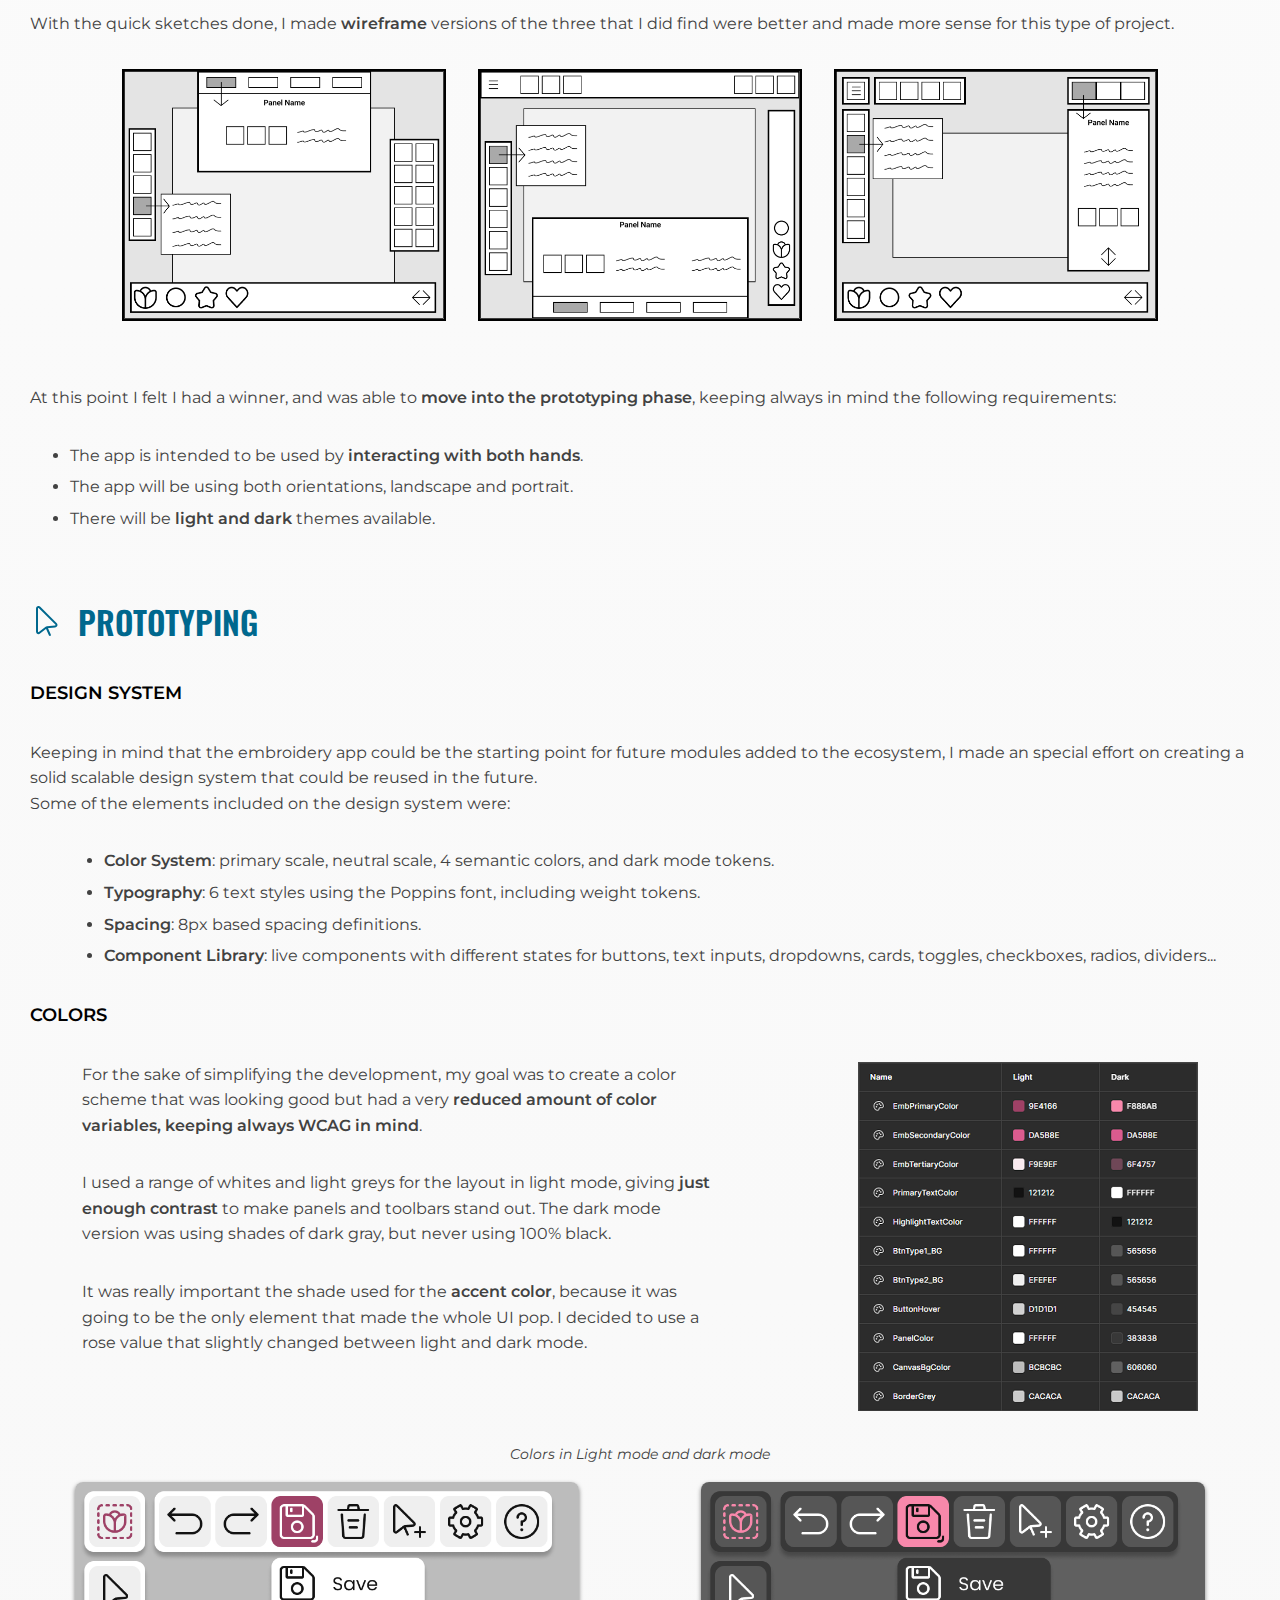
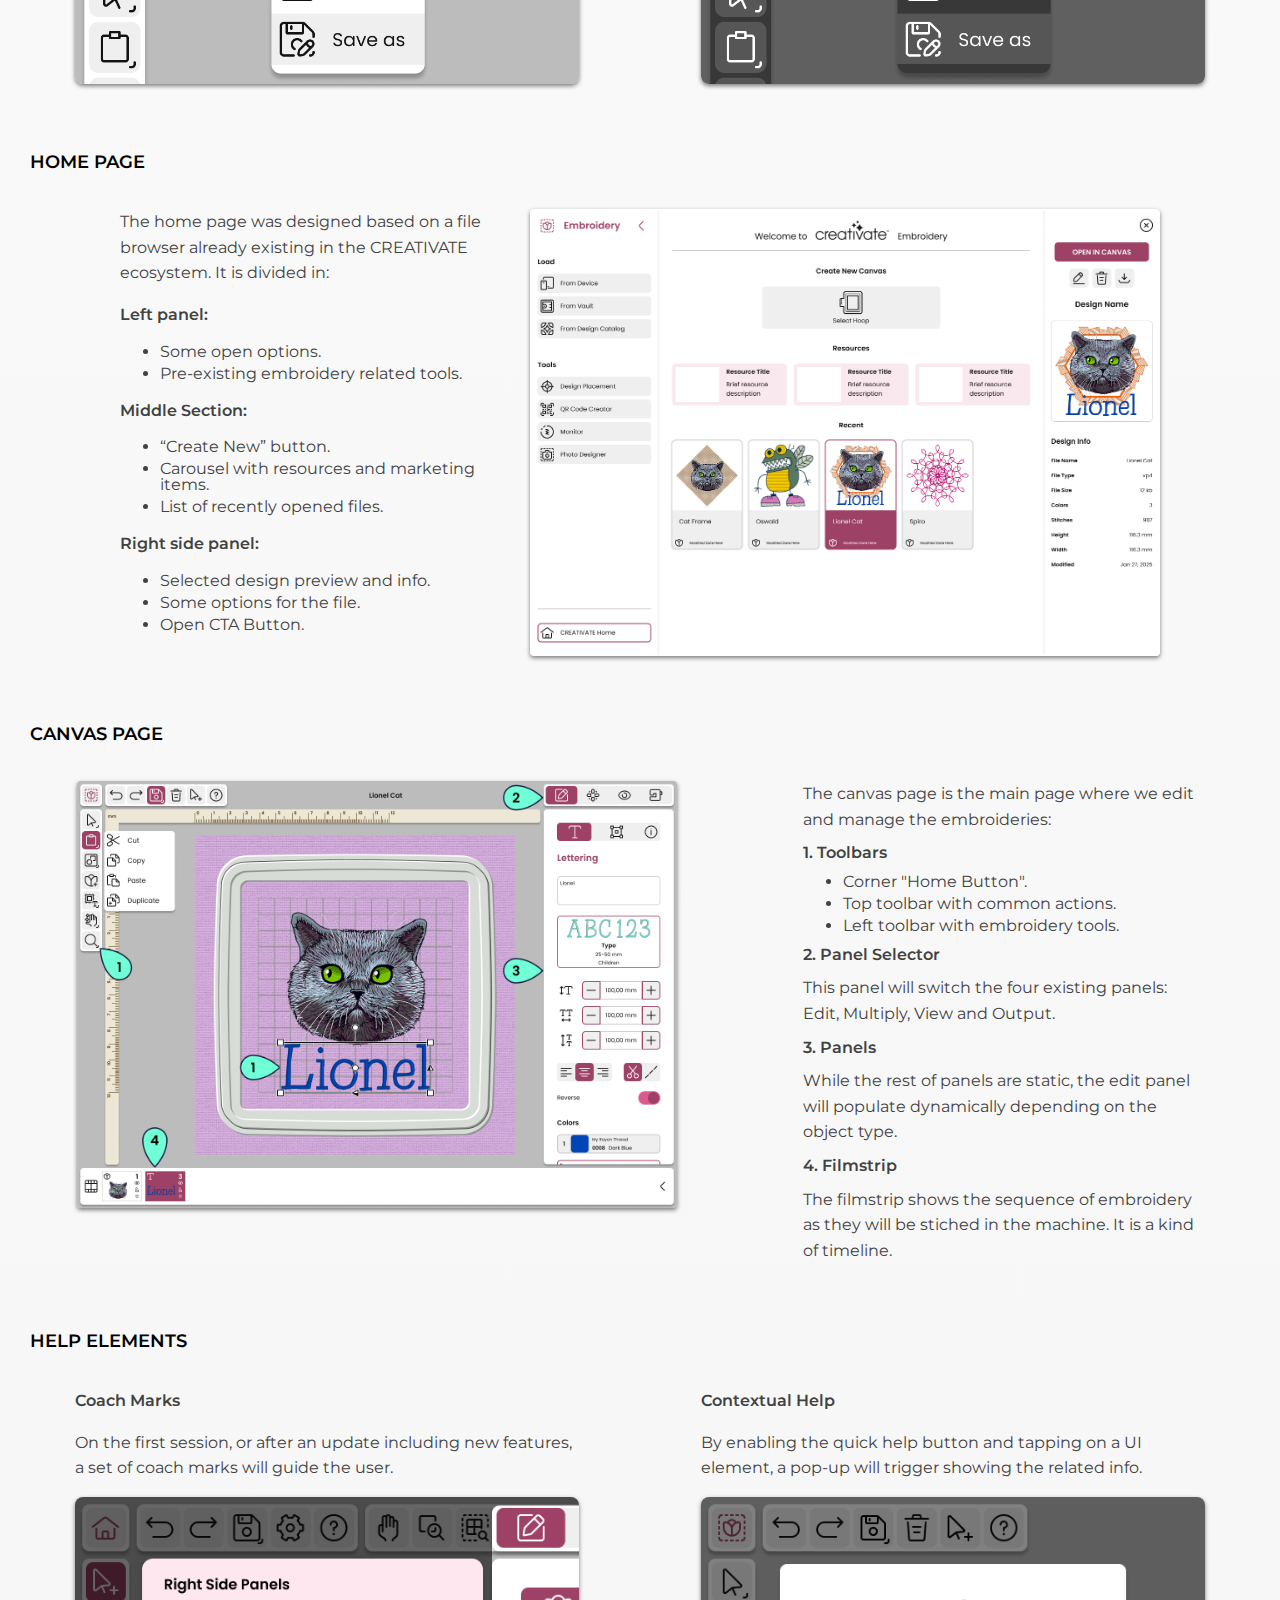
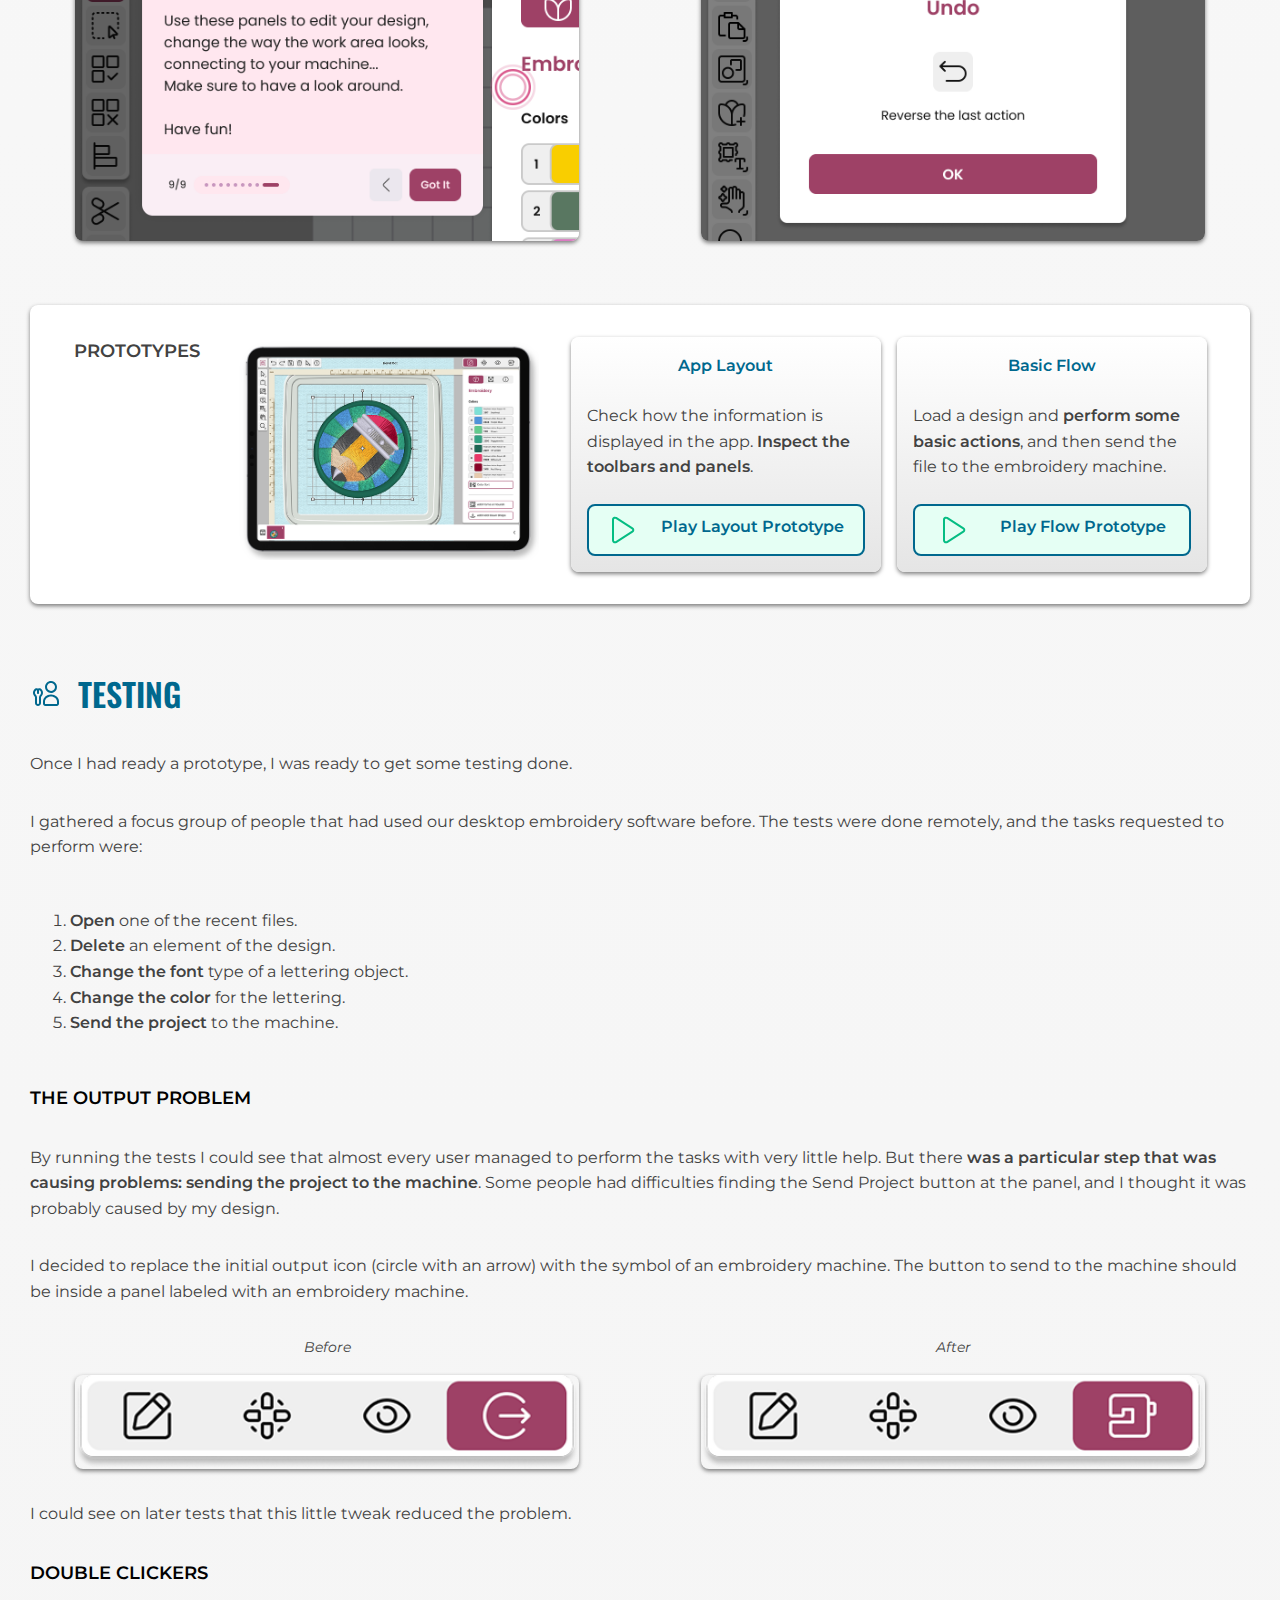
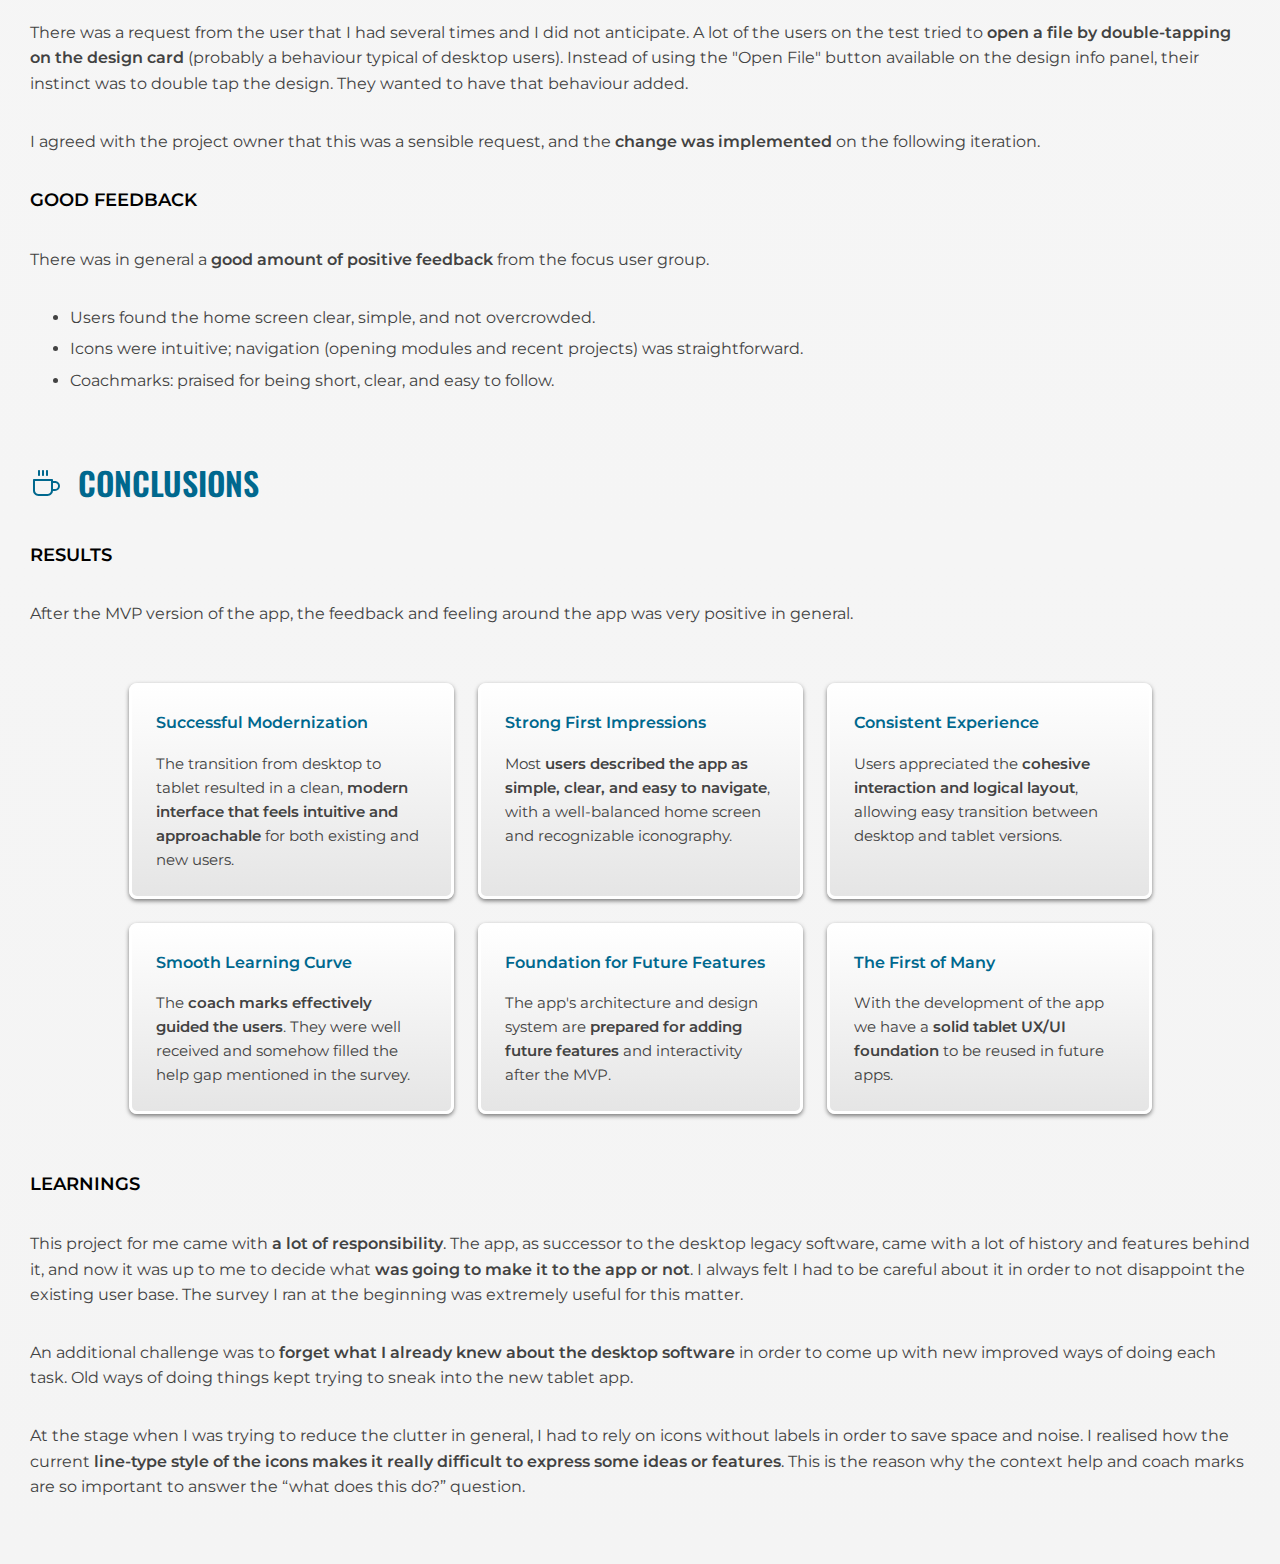
<file: emb_app.html>
<!DOCTYPE html>
<html lang="en">
<head>


<!-- Google tag (gtag.js) -->
<script async src="https://www.googletagmanager.com/gtag/js?id=G-9LRB7H4WTY"></script>
<script>
  window.dataLayer = window.dataLayer || [];
  function gtag(){dataLayer.push(arguments);}
  gtag('js', new Date());

  gtag('config', 'G-9LRB7H4WTY');
</script>


<!-- Hotjar Tag -->
<script src="https://t.contentsquare.net/uxa/d44f8269f4e04.js"></script>
<!-- Hotjar Tag -->


<link rel="stylesheet" href="style.css">
<meta charset="utf-8">
  <meta name="viewport" content="width=1200px">

<link rel="preconnect" href="https://fonts.googleapis.com">
<link rel="preconnect" href="https://fonts.gstatic.com" crossorigin>
<link href="https://fonts.googleapis.com/css2?family=Montserrat:ital,wght@0,100..900;1,100..900&display=swap" rel="stylesheet">
<link href="https://fonts.googleapis.com/css2?family=Montserrat:ital,wght@0,100..900;1,100..900&family=Oswald:wght@200..700&display=swap" rel="stylesheet">

<title>Embroidery App Study</title>
</head>
<body>




<!-- MAIN CONTAINER START -->

<main class="main_container shadowed">

  <a href="index.html" class="back-button shadowed">
    <object class="back-icon" data="images/icon_back.svg" type="image/svg+xml"> </object>
    <span>Back to Index</span>
  </a>

<!---->



<!-- HERO SECTION START -->

<section class="hero-section">

  <img src="images/emb_hero_image.jpg" alt="Embroidery App Hero" class="hero-image" />
  <img src="images/emb_hero_device.png" alt="Embroidery Device Float" class="device_overlay" />
  <div class="title-overlay">
    <div class="title-content">
      <h1 class="main-title">CREATIVATE EMBROIDERY APP</h1>
      <p class="subtitle">Turning a 20-Years-Old Desktop Software into a New Tablet Experience</p>
    </div>
  </div>
</section>

<!---->




<!-- INTRO START -->

<section class="section">


  <p>
    SVP Worldwide is a leading manufacturer of high-end domestic sewing and embroidery machines (brands include Singer, Husqvarna Viking and Pfaff). These machines have an associated ecosystem of creative digital tools, known as CREATIVATE.
    <br /><br />
    As part of the team who developed the original desktop embroidery software and as an expert in embroidery digitizing, I was assigned the task of designing a brand new tablet App experience.
  </p>

  <div class="project_card rounded_8 shadowed">
    <img src="images/emb_thumbnail.png" alt="Embroidery App" class="project_card_image" />

    <table>

      <tr>
        <td><strong>Type of Project</strong></td>
        <td>Embroidery App</td>
      </tr>

      <tr>
        <td><strong>Platforms</strong></td>
        <td>iOS,Android, Windows and macOS</td>
      </tr>


      <tr>
        <td><strong>Goal</strong></td>
        <td>Create a new Embroidery app experience inspired by the legacy software</td>
      </tr>

      <tr>
        <td><strong>My Role</strong></td>
        <td>Product Designer</td>
      </tr>

      <tr>
        <td><strong>Duration</strong></td>
        <td>18 months</td>
      </tr>

      <tr>
        <td><strong>Team</strong></td>
        <td>Project Manager, Stakeholders, Development Team</td>
      </tr>

      <tr>
        <td><strong>Tools</strong></td>
        <td>Adobe XD, Figma, FigJam, Illustrator, Miro</td>
      </tr>

    </table>
  </div>





</section>

<!---->




<!-- EMPATHIZE -->

<section class="section">

  <div class="section-header">
    <object class="section-icon" data="images/icon_empathize.svg" type="image/svg+xml"> </object>
    <h2 class="section-title">EMPATHIZE</h2>
  </div>

  <p>
    The existing desktop legacy <strong>user base could be a great source</strong> of information to start from. I wanted to find out how the existing users were feeling about the desktop software.
    <br /><br />
    I decided the first step was to write a survey and send it on the newsletter of the existing user base.
    <br />
    The main goal of the survey was to identify what features were <strong>used the most</strong>, the potential <strong>choice of devices</strong> to perform them and the user <strong>impression of his own skills</strong>.
  </p>

  <div class="flex_column padding_vertical" style="gap:32px; align-items: center;">

    <div class="flex_column" style="max-width:800px; height:auto; gap:16px">
      <p class="notes" style="display:inline-block; text-align: center">The graphic below shows how low the users rate their skills.</p>

      <img class="full-width-image shadowed rounded_8"   src="images/emb_survey_self_rating.png" alt="Self Rating Chart"/>


    </div>


    <div class="flex_column" style="max-width:800px; height:auto; gap:16px">
      <p class="notes" style="display:inline-block; text-align: center">The second graphic shows the device preference for each task proposed.</p>

      <img class="full-width-image shadowed rounded_8"  src="images/emb_survey_estimated_use.png" alt="Estimated Use Chart"/>


    </div>   


  </div>



  <p>By analyzing the survey data, I was able to find the following problems:</p>

  <ul>

    <li><strong>Steep learning curve</strong>: Users feel lost and struggle to find help.</li>
    <li><strong>Feature overload</strong>: Most users only use 20% of features.</li>
    <li><strong>Low self-confidence</strong>: Users feel “not skilled enough” despite years of experience.</li>
    <li><strong>Perceived value gap</strong>: They feel they pay for features they don't use.</li>

  </ul>








</section>

<!---->



<!-- DEFINE -->

<section class="section">

  <div class="section-header">
    <object class="section-icon" data="images/icon_define.svg" type="image/svg+xml"> </object>
    <h2 class="section-title">DEFINE</h2>
  </div>

  <h3 class="subsection-title">TARGET AUDIENCE</h3>

  <p>
    The Embroidery tablet app was meant to be a new experience catered to the <strong>existing user base</strong> but also oriented to a <strong>new younger audience</strong>, more tech-savvy.
  </p>

  <p>
    Based on the information from the survey research and aligned with the new audience goals, I defined the following personas.
  </p>


<!-- Persona A -->
<div class="persona_emb_a persona_card rounded_8 shadowed">
  <img src="images/emb_persona_a.jpg" alt="emb_persona_a" class="persona_card_image  rounded_8" />

  <div>
    <div class="persona_name">Persona A - Linda Thompson</div>
    <table>

      <tr>
        <td><strong>Age</strong></td>
        <td>62 · Austin, TX · Retired teacher</td>
      </tr>


      <tr>
        <td><strong>Profile</strong></td>
        <td>Loyal user of the desktop software. Loves spending time in her crafting room.</td>
      </tr>

      <tr>
        <td><strong>Goals</strong></td>
        <td>Continue creating designs easily; smooth transition to the new app.</td>
      </tr>

      <tr>
        <td><strong>Frustrations</strong></td>
        <td>Intimidated by new tech.</td>
      </tr>

      <tr>
        <td><strong>Quote</strong></td>
        <td>“I just want the new app to feel familiar and easy to use.”</td>
      </tr>

    </table>
  </div>

</div>

<!-- Persona B -->
<div class="persona_emb_b persona_card rounded_8 shadowed">
  <img src="images/emb_persona_b.jpg" alt="emb_persona_b" class="persona_card_image  rounded_8" />

  <div>
    <div class="persona_name">Persona B - Jasmine Lee</div>
    <table>

      <tr>
        <td><strong>Age</strong></td>
        <td>29 · Portland, OR · Freelance designer</td>
      </tr>


      <tr>
        <td><strong>Profile</strong></td>
        <td>Tech-savvy creative. New to embroidery but loves digital design tools.</td>
      </tr>

      <tr>
        <td><strong>Goals</strong></td>
        <td>Create, edit, and share embroidery designs seamlessly on her tablet.</td>
      </tr>

      <tr>
        <td><strong>Frustrations</strong></td>
        <td>Old tools feel outdated; wants a modern UX.</td>
      </tr>

      <tr>
        <td><strong>Quote</strong></td>
        <td>“My embroidery tools should feel as fluid as my digital art apps.”</td>
      </tr>

    </table>
  </div>

</div>

<!-- Problem -->
<div class="problem" style="margin-top:48px">

  <div  style="font-size:1.25em">Problem Statement:</div>

  <div style="line-height:1.75em; font-size:1.25em; width: 650px"><strong>How can we go from an overloaded and technical legacy software
    into a modern tactile environment without losing our current users
  but opening it to a new younger generation?</strong></div>


</div>

<!-- Goals -->

<div class="goals">

  <div   style="margin-bottom:24px">We find that our <strong>main goals</strong> for the new app must be:</div>

  <div class="goal_item rounded_8 shadowed">
    <object class="goal_icon" data="images/icon_goal.svg" type="image/svg+xml"> </object>
    <div class="goal_text">Achieve a <strong>modern experience</strong> with a fluid tactile interaction.</div>
  </div>

  <div class="goal_item rounded_8 shadowed">
    <object class="goal_icon" data="images/icon_goal.svg" type="image/svg+xml"> </object>
    <div class="goal_text"><strong>Simplify UI</strong> and reduce clutter.</div>
  </div>

  <div class="goal_item rounded_8 shadowed">
    <object class="goal_icon" data="images/icon_goal.svg" type="image/svg+xml"> </object>
    <div class="goal_text">Prioritize the most <strong>common features</strong>.</div>
  </div>

  <div class="goal_item rounded_8 shadowed">
    <object class="goal_icon" data="images/icon_goal.svg" type="image/svg+xml"> </object>
    <div class="goal_text"><strong>Guide</strong> the user better and <strong>help</strong> him along the way.</div>
  </div>


</div>




</section>    

<!---->




<!-- IDEATION -->

<section class="section">

  <div class="section-header">
    <object class="section-icon" data="images/icon_ideation.svg" type="image/svg+xml"> </object>
    <h2 class="section-title">IDEATION</h2>
  </div>

  <h3 class="subsection-title">A GLOBAL VIEW</h3>

  <p>
    Even though we are aiming for a starting MVP with limited functions, I tried to include all of the selected must-have features in the app, in order to have the global picture. It is desirable to <strong>perform an incremental development avoiding potential steps back</strong> in the future.
  </p>

  <h3 class="subsection-title">DESIGNING THE UI</h3>

  <p>
    As a starting point when thinking about the UI, I spent some time checking other apps. I could not find any other tablet app for embroidery, but I did check other creative tools such as Photoshop and Illustrator for iPad, Sketchbook, Nomad (3D models) and Procreate. I wanted to find the <strong>best practices</strong> on organizing the information, and any <strong>good solid standards</strong> that I could apply on my app.
  </p>

  <p>
    Once I had enough research done, I used the <strong>"crazy 8&apos;s" brainstorming method</strong>; I came up with different ideas for the main UI, where the necessary elements were placed differently:
  </p>



  <div class="crazy_8_container">

    <img src="images/emb_crazy_8_1.jpg" alt="emb_crazy_8_1" class="crazy_8_image" />
    <img src="images/emb_crazy_8_2.jpg" alt="emb_crazy_8_2" class="crazy_8_image" />
    <img src="images/emb_crazy_8_3.jpg" alt="emb_crazy_8_3" class="crazy_8_image" />
    <img src="images/emb_crazy_8_4.jpg" alt="emb_crazy_8_4" class="crazy_8_image" />
    <img src="images/emb_crazy_8_5.jpg" alt="emb_crazy_8_5" class="crazy_8_image" />
    <img src="images/emb_crazy_8_6.jpg" alt="emb_crazy_8_6" class="crazy_8_image" />
    <img src="images/emb_crazy_8_7.jpg" alt="emb_crazy_8_7" class="crazy_8_image" />
    <img src="images/emb_crazy_8_8.jpg" alt="emb_crazy_8_8" class="crazy_8_image" />

  </div>

  <p>
    With the quick sketches done, I made <strong>wireframe</strong> versions of the three that I did find were better and made more sense for this type of project. 
  </p>



  <div class="wireframe_container">

    <img src="images/emb_wireframe_1.png" alt="wireframe_1" class="wireframe_image" />

    <img src="images/emb_wireframe_2.png" alt="wireframe_2" class="wireframe_image" />

    <img src="images/emb_wireframe_3.png" alt="wireframe_3" class="wireframe_image" />

  </div>

  <p>At this point I felt I had a winner, and was able to <strong>move into the prototyping phase</strong>, keeping always in mind the following requirements:</p>

  <ul>

    <li>The app is intended to be used by <strong>interacting with both hands</strong>.</li>
    <li>The app will be using both orientations, landscape and portrait.</li>
    <li>There will be <strong>light and dark</strong> themes available.</li>

  </ul>




</section>

<!---->




<!-- PROTOTYPING -->

<section class="section">

  <div class="section-header">
    <object class="section-icon" data="images/icon_prototyping.svg" type="image/svg+xml"> </object>
    <h2 class="section-title">PROTOTYPING</h2>
  </div>



<!--design system-->
<h3 class="subsection-title">DESIGN SYSTEM</h3>

<div class="flex_row_wrap" style="gap:32px">
    <p>
      Keeping in mind that the embroidery app could be the starting point for future modules added to the ecosystem, I made an special effort on creating a solid scalable design system that could be reused in the future.
      <br>

    Some of the elements included on the design system were:</p>

      <ul>

    <li><strong>Color System</strong>: primary scale, neutral scale, 4 semantic colors, and dark mode tokens.</li>
    <li><strong>Typography</strong>: 6 text styles using the Poppins font, including weight tokens.</li>
    <li><strong>Spacing</strong>: 8px based spacing definitions.</li>
    <li><strong>Component Library</strong>: live components with different states for buttons, text inputs, dropdowns, cards, toggles, checkboxes, radios, dividers...</li>

  </ul>



</div>  



<!--colors-->
<h3 class="subsection-title">COLORS</h3>

<div class="flex_row_wrap" style="gap:32px">
  <div  class="flex_column" style="width:640px; gap:32px; margin:0;">
    <p>
      For the sake of simplifying the development, my goal was to create a color scheme that was looking good but had a very <strong>reduced amount of color variables, keeping always WCAG in mind</strong>.  </p>

      <p>I used a range of whites and light greys for the layout in light mode, giving <strong>just enough contrast</strong> to make panels and toolbars stand out. The dark mode version was using shades of dark gray, but never using 100% black.</p>


      <p>It was really important the shade used for the <strong>accent color</strong>, because it was going to be the only element that made the whole UI pop. I decided to use a rose value that slightly changed between light and dark mode.</p>

    </div>



    <img src="images/emb_ui_colors.png" alt="ui colors" style="width :340px" />

  </div>

<!-- modes -->

<div class="flex_column">

  <div class="flex_column" style="gap:16px">
    <span class="notes"  style="display:inline-block; text-align: center">Colors in Light mode and dark mode</span>


    <div class="flex_row_wrap" style="gap:32px">

      <img class="shadowed rounded_8"   style="display:flex; width:504px" src="images/emb_colors_light.png" alt="App Light Mode"/>

      <img class="shadowed rounded_8"   style="display:flex; width:504px" src="images/emb_colors_dark.png" alt="App Light Mode"/>

    </div>


  </div>   


</div>  


<!--home page-->

<h3 class="subsection-title" style="padding-top:32px;">HOME PAGE</h3>





<div class="flex_row padding" style="gap:32px;">



  <div class="flex_row_wrap" style="gap:32px">
    <div  class="flex_column" style="width:378px; gap:16px; margin:0; line-height:1em;">
      <p>
        The home page was designed based  on a file browser already existing in the CREATIVATE ecosystem. It is divided in:
      </p>

      <p style="font-weight:600; margin-bottom:0;"> Left panel:</p>

      <ul>
        <li>Some open options.</li>
        <li>Pre-existing embroidery related tools.</li>
      </ul>

      <p style="font-weight:600; margin-bottom:0;"> Middle Section:</p>

      <ul>
        <li>“Create New” button.</li>
        <li>Carousel with resources and marketing items.</li>
        <li>List of recently opened files.</li>
      </ul>

      <p style="font-weight:600; margin-bottom:0;"> Right side panel:</p>

      <ul>
        <li>Selected design preview and info.</li>
        <li>Some options for the file.</li>
        <li>Open CTA Button.</li>
      </ul>
    </div>



    <img src="images/emb_home_page.png" alt="Home Page"  class="shadowed rounded_4" style="width:628px; 
    border: 1px solid white;" />

  </div>

</div>

<!--canvas page-->

<h3 class="subsection-title" style="padding-top:32px;">CANVAS PAGE</h3>





<div class="flex_row_wrap" style="gap:32px">


  <img src="images/emb_canvas_ui.png" alt="Canvas" class="shadowed rounded_4" style="width :600px; display: block; " />


  <div  class="flex_column"  style="width:400px; gap:8px; margin:0; line-height:1em;">
    <p>
    The canvas page is the main page where we edit and manage the embroideries:</p>

    <p style="font-weight:600; margin-bottom:0;">1. Toolbars</p>

    <ul>
      <li>Corner "Home Button".</li>
      <li>Top toolbar with common actions.</li>
      <li>Left toolbar with embroidery tools.</li>

    </ul>
    <p style="font-weight:600; margin-bottom:0;">2. Panel Selector</p>

    <p>This panel will switch the four existing panels: Edit, Multiply, View and Output.</p>

    <p style="font-weight:600; margin-bottom:0;">3. Panels</p>

    <p>While the rest of panels are static, the edit panel will populate dynamically depending on the object type.</p>

    <p style="font-weight:600; margin-bottom:0;">4. Filmstrip</p>

    <p>The filmstrip shows the sequence of embroidery as they will be stiched in the machine. It is a kind of timeline.</p>
  </div>


</div>




<!--help elements-->

<h3 class="subsection-title"  style="padding-top:32px;">HELP ELEMENTS</h3>

<div class="flex_row_wrap" style="gap:32px">
  <div  class="flex_column" style="width:504px; gap:16px">
    <span><strong>Coach Marks</strong></span>
    <p>
    On the first session, or after an update including new features, a set of coach marks will guide the user.</p>

    <img class="shadowed rounded_8"   style="display:flex; width:504px" src="images/emb_coachmark.png" alt="App Light Mode"/>

  </div>


  <div  class="flex_column" style="width:504px; gap:16px">
    <span><strong>Contextual Help</strong></span>
    <p>
    By enabling the quick help button and tapping on a UI element, a pop-up will trigger showing the related info.</p>

    <img class="shadowed rounded_8"   style="display:flex; width:504px" src="images/emb_help_item.png" alt="App Light Mode"/>

  </div>


</div>



<!---->


<!--prototypes-->

<div class=" prototypes_section flex_row_wrap shadowed  rounded_8" style="gap:16px">
  <h3 class="subsection-title">PROTOTYPES</h3>

  <div class="flex_row_wrap" style=" justify-content: space-between; align-items:center; gap:32px">

    <div>
      <img class="prototype_image" src="images/emb_app_image.png" alt="App"/>

    </div>


    <div  class="flex_row_wrap" style="gap:16px">
      <div class="flex_column  prototype_container shadowed  rounded_8">

        <span class="prototype_title">App Layout</span>

        <p>Check how the information is displayed in the app. <strong>Inspect the toolbars and panels</strong>.</p>

        <a href="https://www.figma.com/proto/6iPtp6XYcliKv1BvPcKoZK/Miguel-Apps--Prototypes-and-Portfolio?node-id=51660-19038&t=234pw2opiIQPVsJM-1&scaling=scale-down&content-scaling=fixed&page-id=51546%3A24116&starting-point-node-id=51660%3A19038" target="_blank">

          <div  class="prototype_button flex_row  rounded_8" style="gap:16px">

            <object class="play_icon" data="images/icon_play.svg" type="image/svg+xml"> </object>

            Play Layout Prototype

          </div>
        </a>
      </div>


      <div class="flex_column  prototype_container shadowed  rounded_8">
        <span class="prototype_title">Basic Flow</span>


        <p>Load a design and <strong>perform some basic actions</strong>, and then send the file to the embroidery machine.</p>

        <a href="https://www.figma.com/proto/6iPtp6XYcliKv1BvPcKoZK/Miguel-Apps--Prototypes-and-Portfolio?node-id=51592-15810&t=b9u89EJqEzurHRv3-1&scaling=scale-down&content-scaling=fixed" target="_blank">

          <div  class="prototype_button flex_row   rounded_8" style="gap:16px">

            <object class="play_icon" data="images/icon_play.svg" type="image/svg+xml"> </object>

            Play Flow Prototype

          </div>
        </a>
      </div>




    </div>


  </div>
</div>


</section>

<!---->




<!-- TESTING -->

<section class="section">

  <div class="section-header">
    <object class="section-icon" data="images/icon_testing.svg" type="image/svg+xml"> </object>
    <h2 class="section-title">TESTING</h2>
  </div>

  <p>
  Once I had ready a prototype, I was ready to get some testing done.</p>

  <p>I gathered a focus group of people that had used our desktop embroidery software before. The tests were done remotely, and the tasks requested to perform were:</p>

  <ol>
    <li>
      <strong>Open</strong> one of the recent files. 
    </li>
    <li>
      <strong>Delete</strong> an element of the design. 
    </li>
    <li>
      <strong>Change the font</strong> type of a lettering object.
    </li>
    <li>
      <strong>Change the color</strong> for the lettering.
    </li>
    <li>
      <strong>Send the project</strong> to the machine.
    </li>
  </ol>






  <h3 class="subsection-title">THE OUTPUT PROBLEM</h3>

  <p>By running the tests I could see that almost every user managed to perform the tasks with very little help. But there <strong>was a particular step that was causing problems: sending the project to the machine</strong>.
  Some people had difficulties finding the Send Project button at the panel, and I thought it was probably caused by my design.</p>


  <p>I decided to replace the initial output icon (circle with an arrow) with the symbol of an embroidery machine. The button to send to the machine should be inside a panel labeled with an embroidery machine.</p>

  <div class="flex_row_wrap" style="gap:32px">
    <div  class="flex_column" style="width:504px; gap:16px">
      <span class="notes"  style="display:inline-block; text-align:center">Before</span>

      <img class="shadowed rounded_8"   style="display:flex; width:504px" src="images/emb_output_before.png" alt="emb_output_before"/>

    </div>


    <div  class="flex_column" style="width:504px; gap:16px">

      <span class="notes"  style="display:inline-block; text-align: center">After</span>

      <img class="shadowed rounded_8"   style="display:flex; width:504px" src="images/emb_output_after.png" alt="emb_output_after"/>

    </div>


  </div>


  <p>I could see on later tests that this little tweak reduced the problem.</p>


  <h3 class="subsection-title">DOUBLE CLICKERS</h3>


  <p>There was a request from the user that I had several times and I did not anticipate. A lot of the users on the test tried to <strong>open a file by double-tapping on the design card</strong> (probably a behaviour typical of desktop users). Instead of using the "Open File" button available on the design info panel, their instinct was to double tap the design. They wanted to have that behaviour added.</p>

  <p>I agreed with the project owner that this was a sensible request, and the <strong>change was implemented</strong> on the following iteration.</p>
  <h3 class="subsection-title">GOOD FEEDBACK</h3>
  <p>There was in general a <strong>good amount of positive feedback</strong> from the focus user group.</p>

  <ul>
    <li>
      Users found the home screen clear, simple, and not overcrowded.
    </li>  

    <li>
      Icons were intuitive; navigation (opening modules and recent projects) was straightforward.

    </li> 

    <li>
      Coachmarks: praised for being short, clear, and easy to follow.

    </li> 

  </ul>








</section>

<!---->


<!-- CONCLUSIONS -->

<section class="section">

  <div class="section-header">
    <object class="section-icon" data="images/icon_conclusions.svg" type="image/svg+xml"> </object>
    <h2 class="section-title">CONCLUSIONS</h2>
  </div>

  <h3 class="subsection-title">RESULTS</h3>

  <p>
    After the MVP version of the app, the feedback and feeling around the app was very positive in general.
  </p>
  <div class="results padding_vertical">

<!--1-->


<div class="results_card shadowed rounded_8">

  <div class="results_title">
    Successful Modernization
  </div>

  <div class="results_text">
    The transition from desktop to tablet resulted in a clean, <strong>modern interface that feels intuitive and approachable</strong> for both existing and new users.
  </div>

</div>

<!--2-->

<div class="results_card shadowed rounded_8">

  <div class="results_title">
    Strong First Impressions
  </div>

  <p class="results_text">
    Most <strong>users described the app as simple, clear, and easy to navigate</strong>, with a well-balanced home screen and recognizable iconography.
  </p>
</div>

<!--3-->

<div class="results_card shadowed rounded_8">

  <div class="results_title">
    Consistent Experience
  </div>

  <p class="results_text">
    Users appreciated the <strong>cohesive interaction and logical layout</strong>, allowing easy transition between desktop and tablet versions.
  </p>
</div>

<!--4-->

<div class="results_card shadowed rounded_8">

  <div class="results_title">
    Smooth Learning Curve
  </div>

  <p class="results_text">
    The <strong>coach marks effectively guided the users</strong>. They were well received and somehow filled the help gap mentioned in the survey.
  </p>
</div>

<!--5-->

<div class="results_card shadowed rounded_8">

  <div class="results_title">
    Foundation for Future Features
  </div>

  <p class="results_text">
    The app&apos;s architecture and design system are <strong>prepared for adding future features</strong> and interactivity after the MVP.
  </p>
</div>

<!--6-->

<div class="results_card shadowed rounded_8">

  <div class="results_title">
    The First of Many
  </div>

  <p class="results_text">
    With the development of the app we have a <strong>solid tablet UX/UI foundation</strong> to be reused in future apps.
  </p>
</div>

</div>

<h3 class="subsection-title">LEARNINGS</h3>

<p>
  This project for me came with <strong>a lot of responsibility</strong>. The app, as successor to the desktop legacy software, came with a lot of history and features behind it, and now it was up to me to decide what <strong>was going to make it to the app or not</strong>. I always felt I had to be careful about it in order to not disappoint the existing user base. The survey I ran at the beginning was extremely useful for this matter.
</p>

<p>
  An additional challenge was to <strong>forget what I already knew about the desktop software</strong> in order to come up with new improved ways of doing each task. Old ways of doing things kept trying to sneak into the new tablet app.
</p>


<p>
  At the stage when I was trying to reduce the clutter in general, I had to rely on icons without labels in order to save space and noise. I realised how the current <strong>line-type style of the icons makes it really difficult to express some ideas or features</strong>. This is the reason why the context help and coach marks are so important to answer the “what does this do?” question.
</p>




</section>





<!---->


</main>


<!-- MAIN CONTAINER END -->


</body>
</html>
</file>
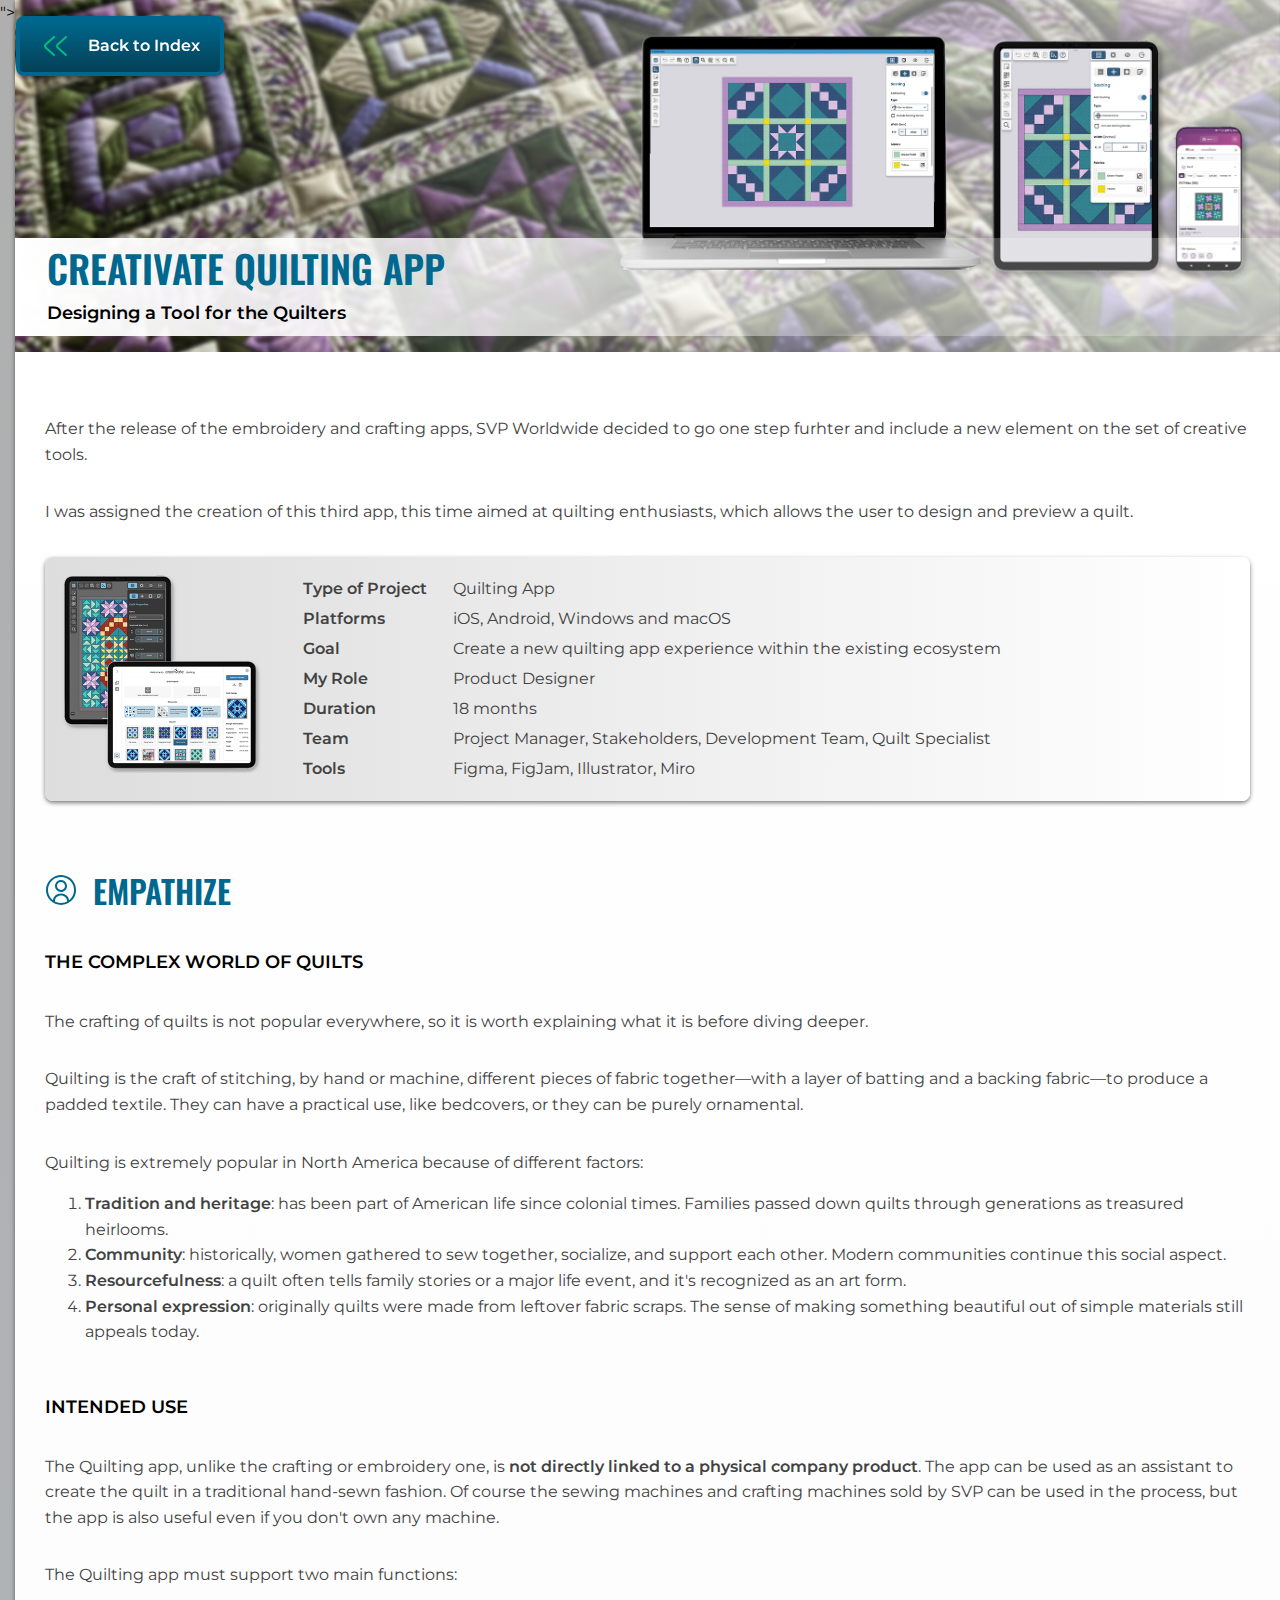
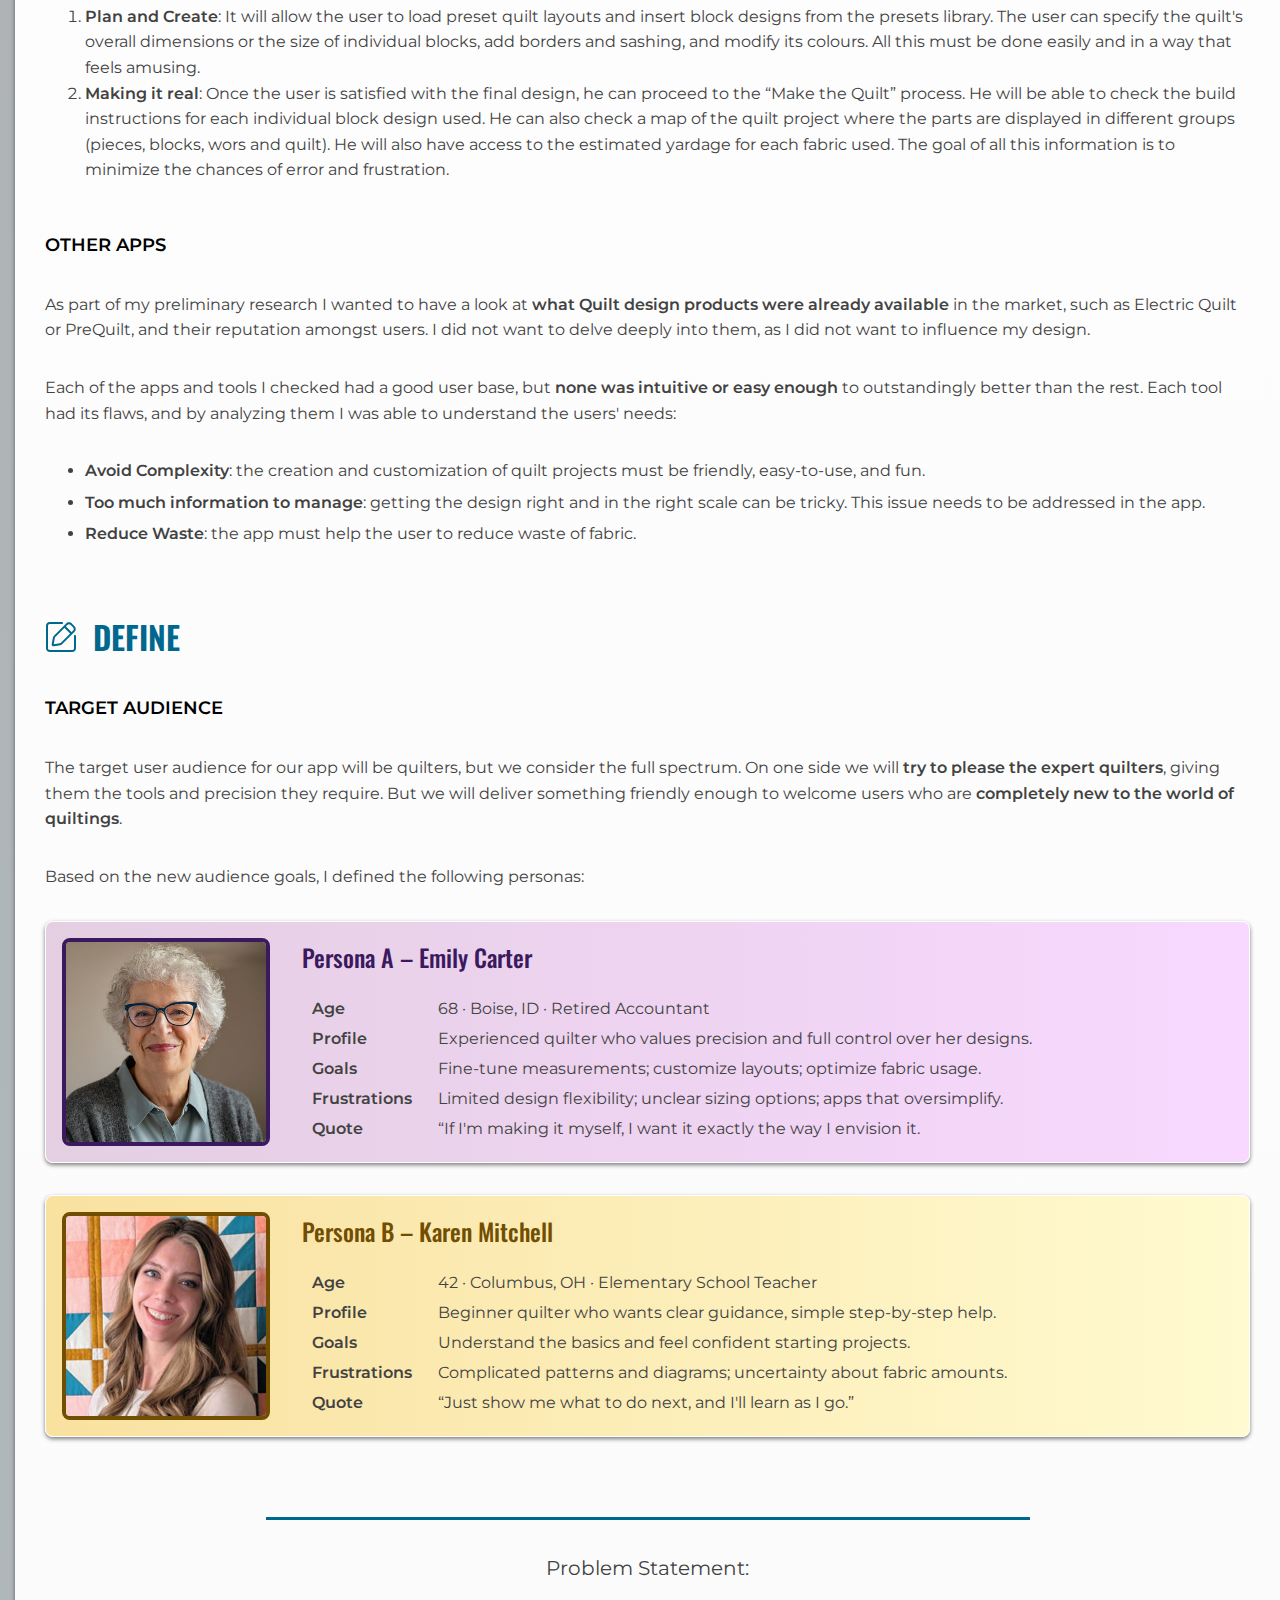
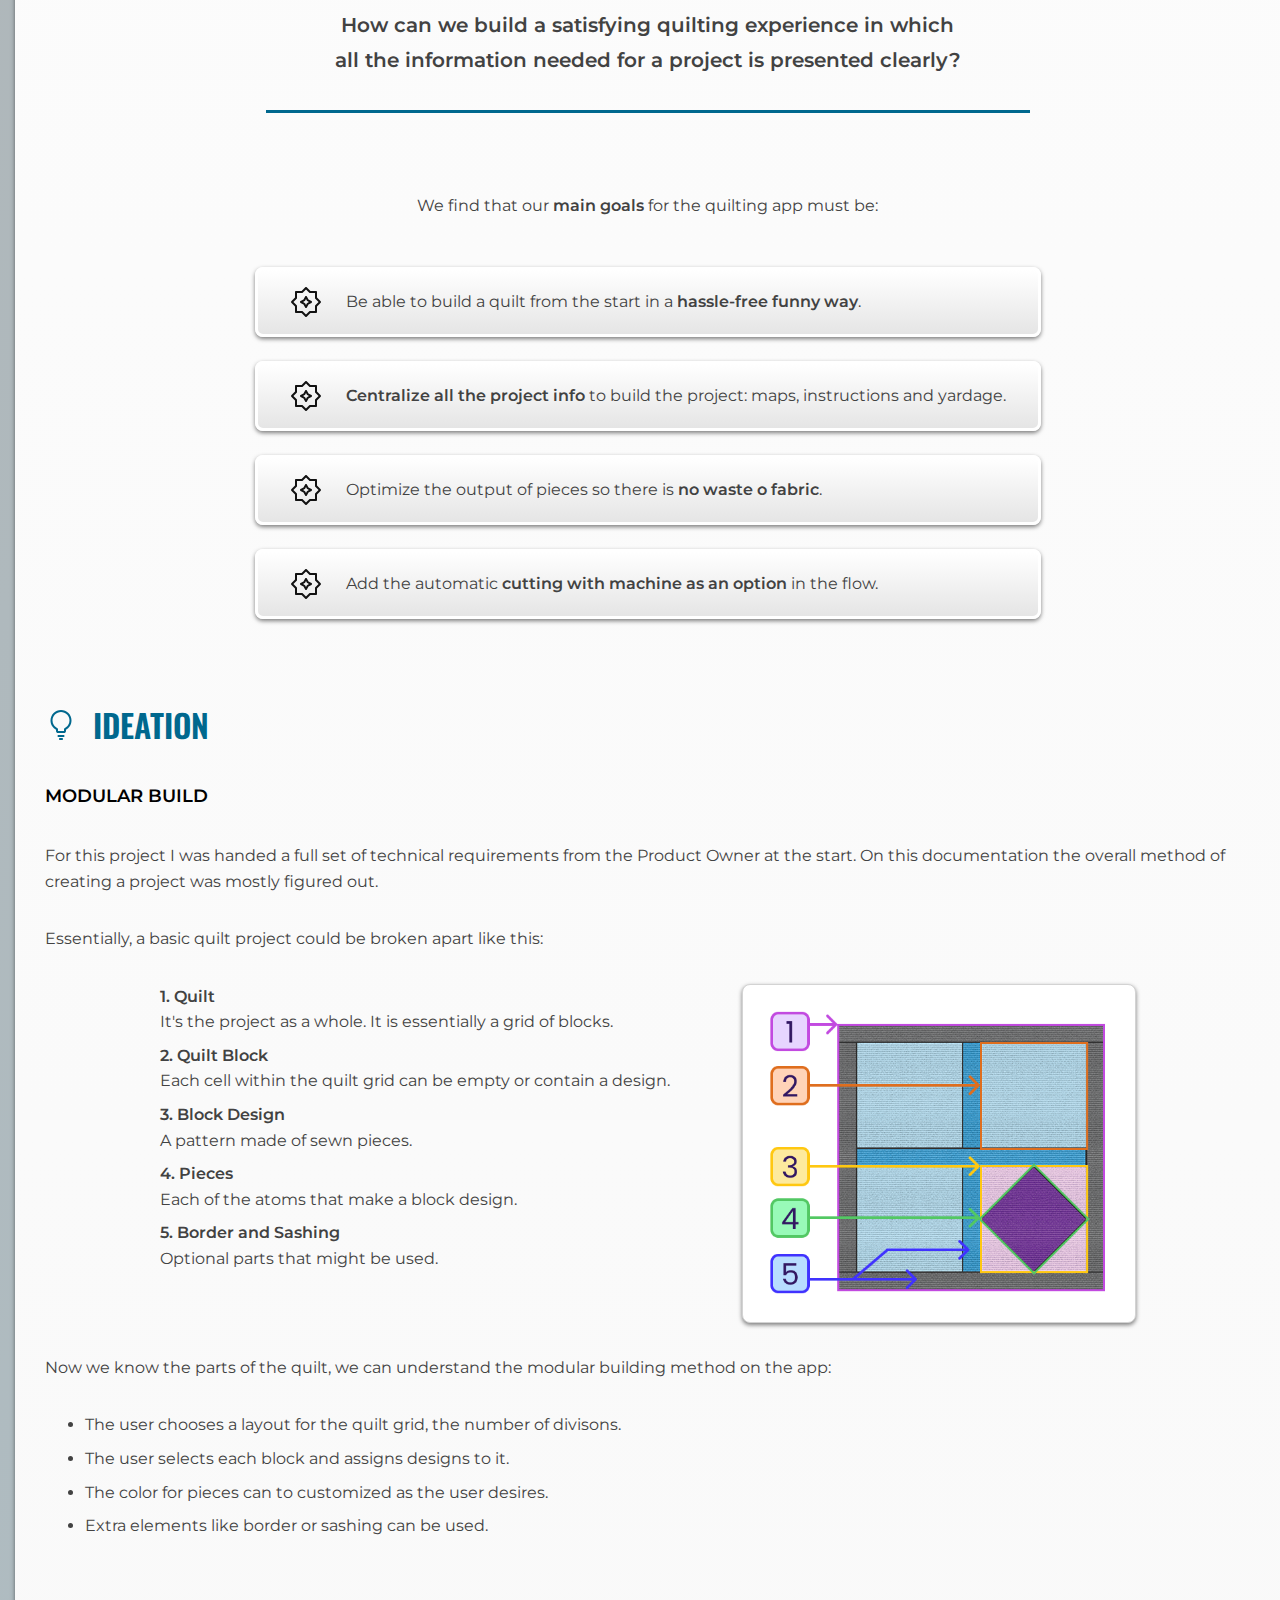
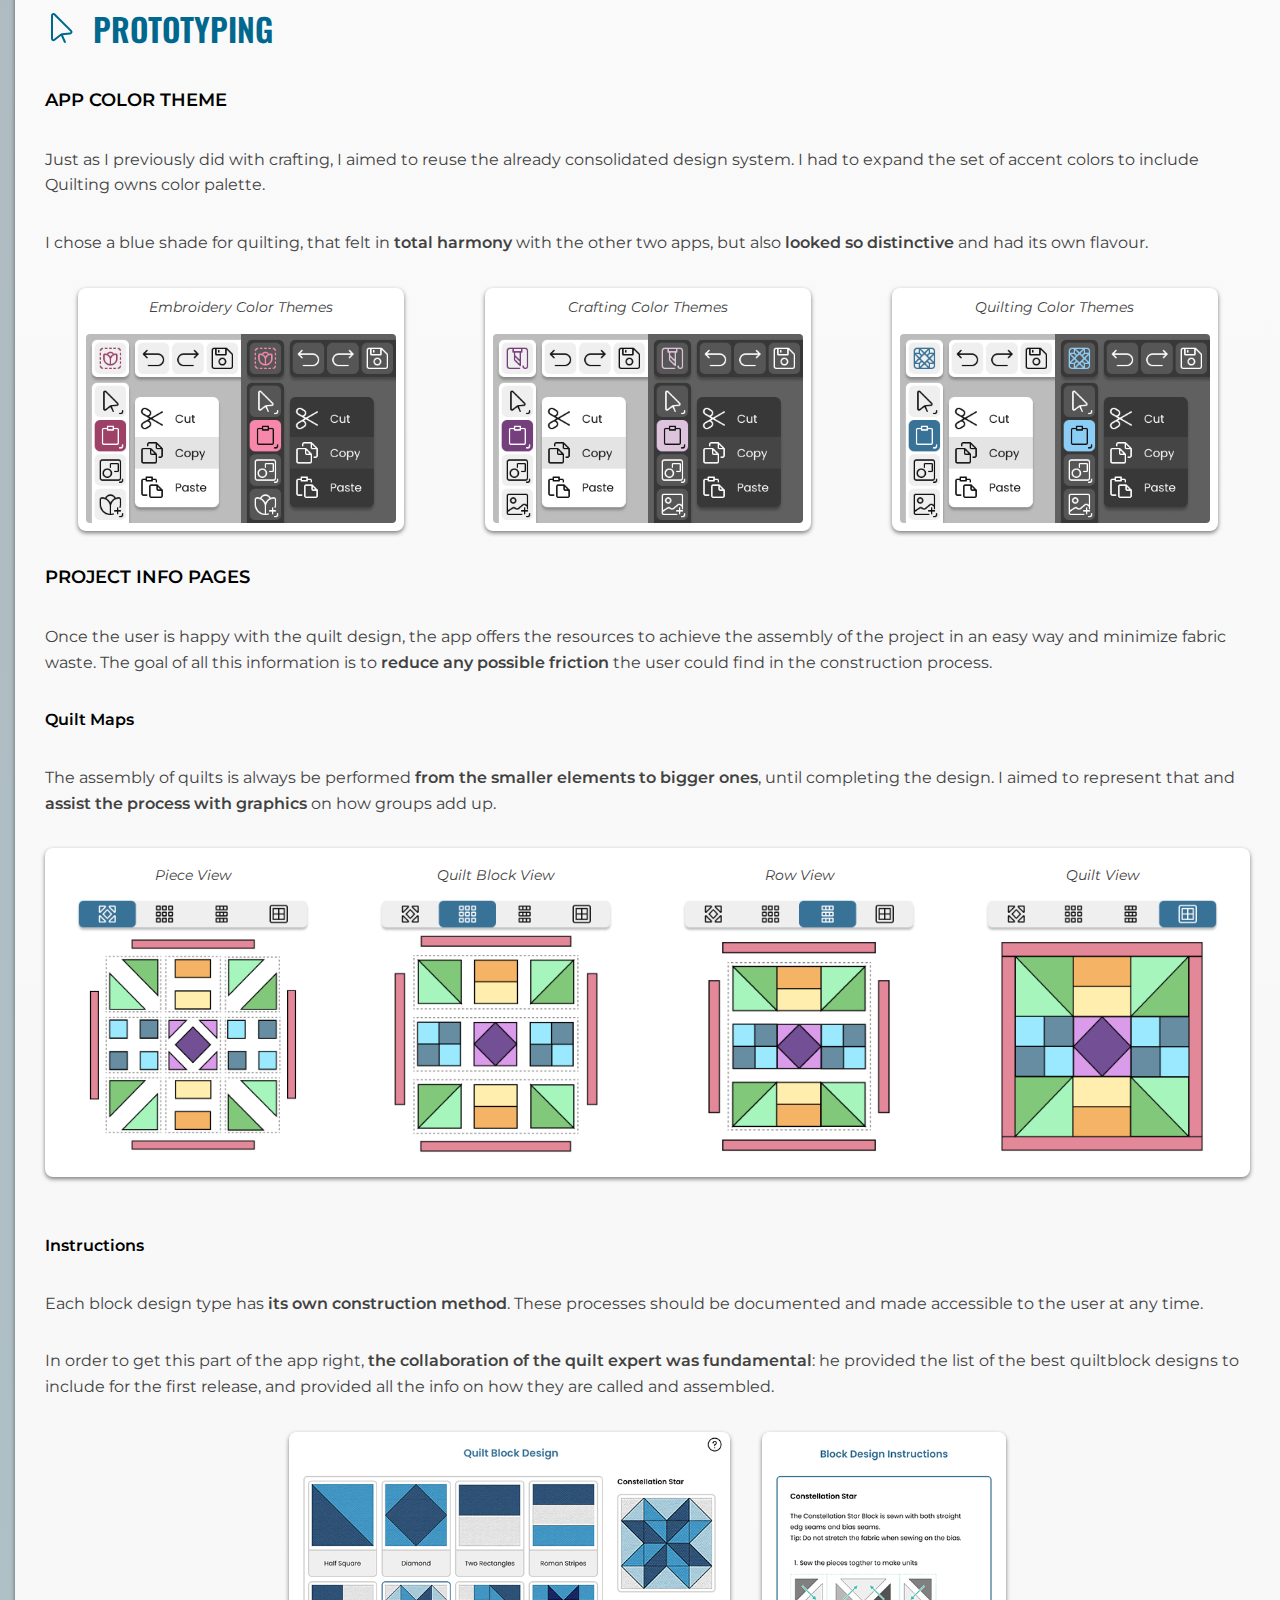
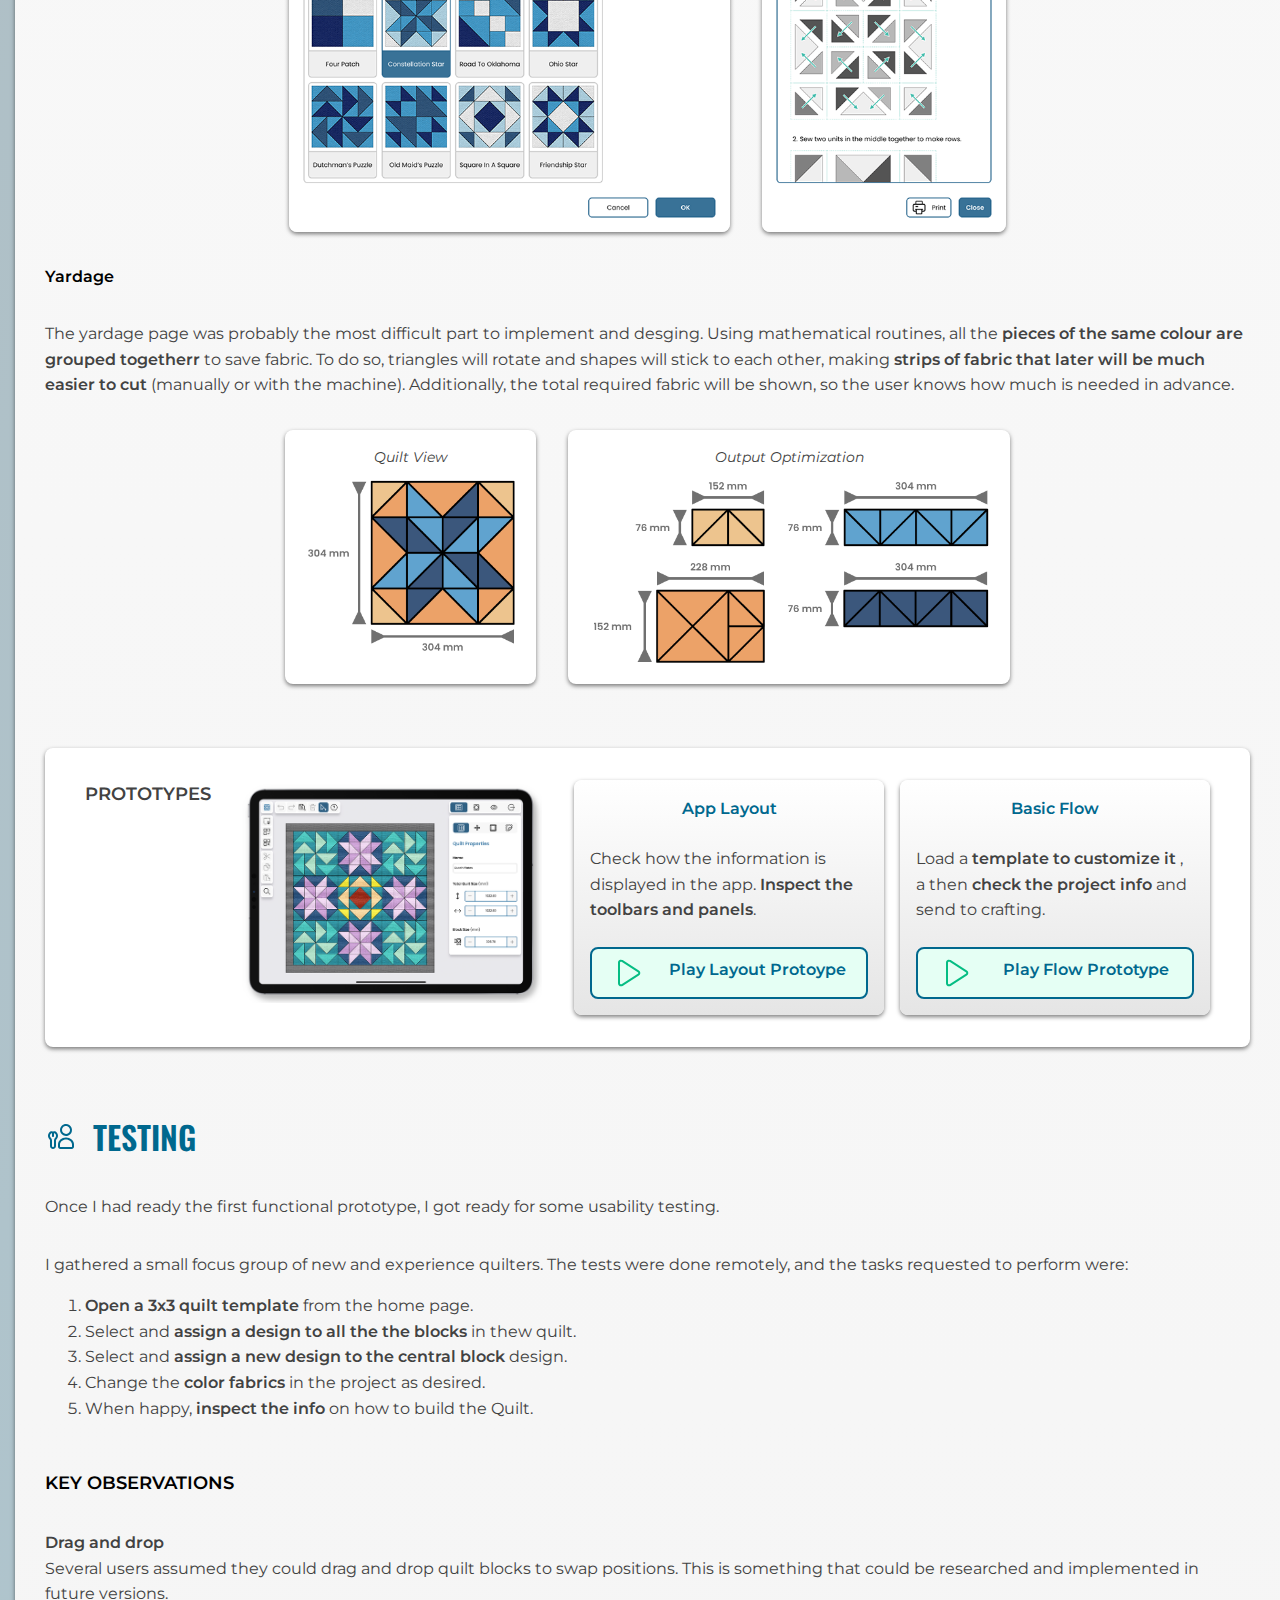
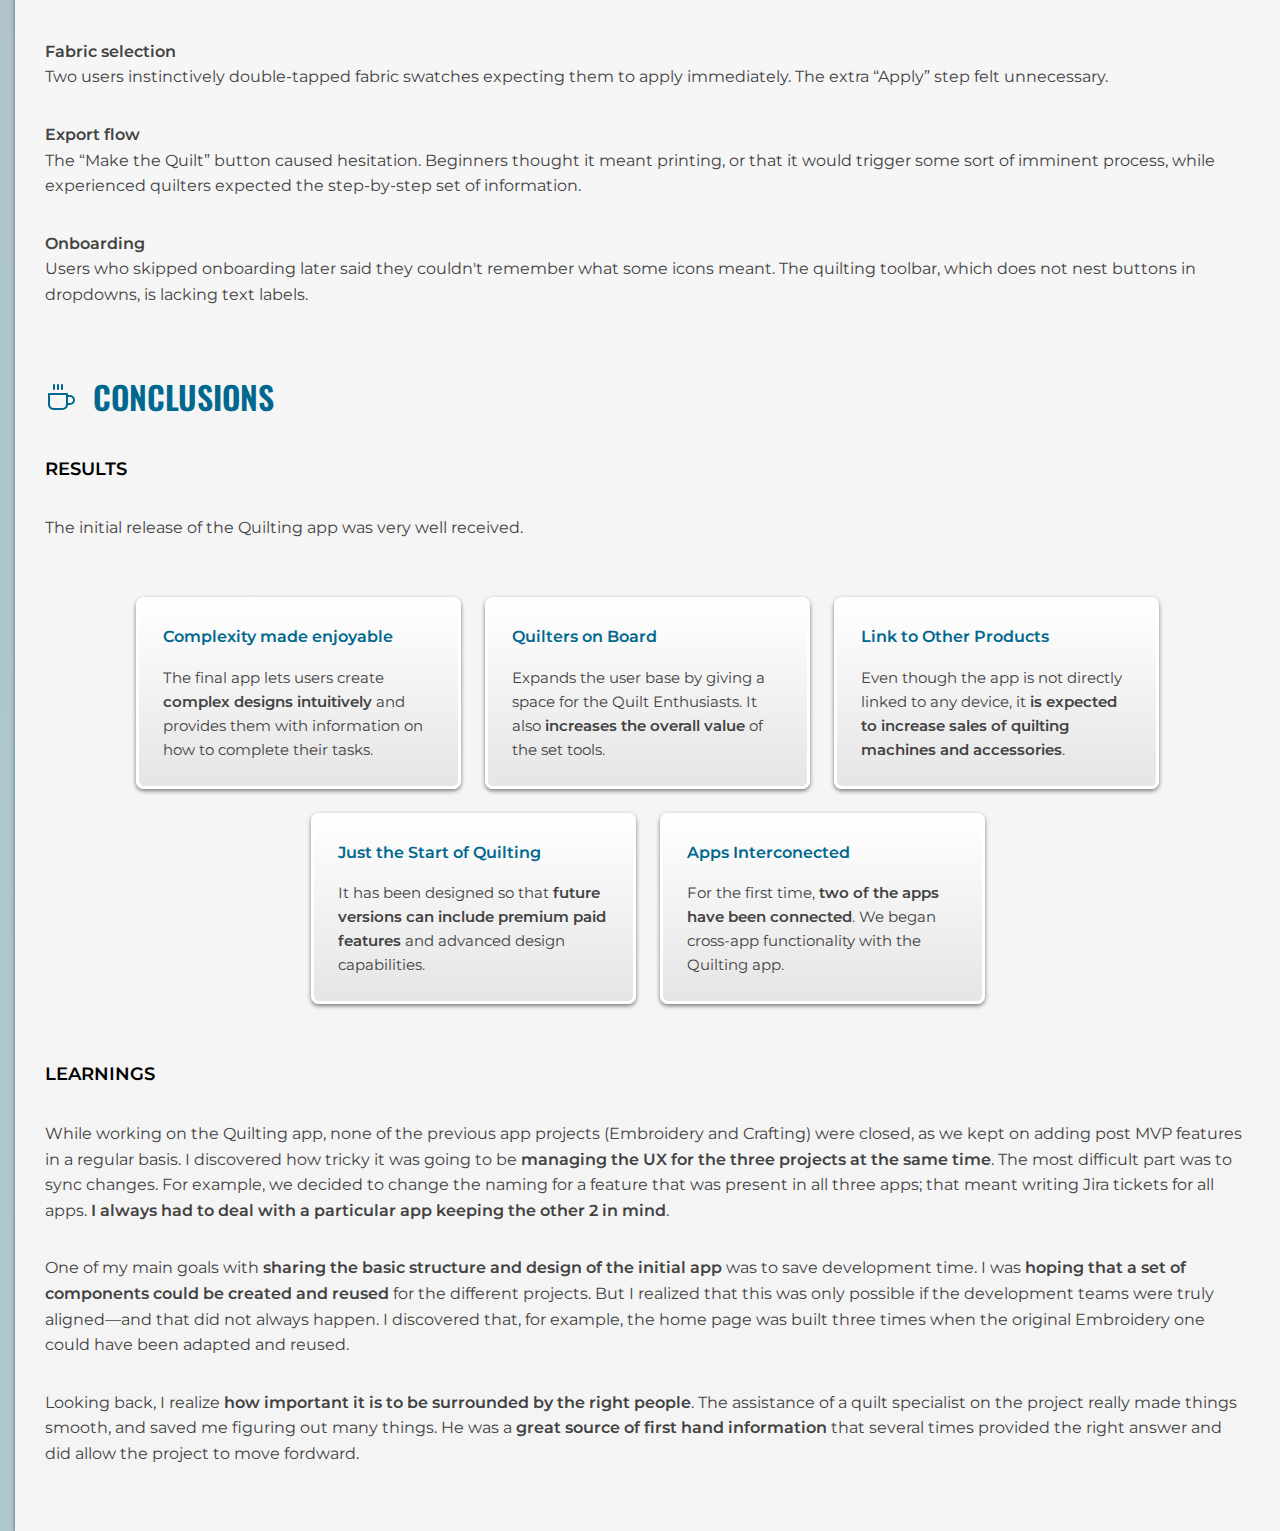
<file: qul_app.html>
<!DOCTYPE html>
<html lang="en">
<head>


<!-- Google tag (gtag.js) -->
<script async src="https://www.googletagmanager.com/gtag/js?id=G-9LRB7H4WTY"></script>
<script>
  window.dataLayer = window.dataLayer || [];
  function gtag(){dataLayer.push(arguments);}
  gtag('js', new Date());

  gtag('config', 'G-9LRB7H4WTY');
</script>


<!-- Hotjar Tag -->
<script src="https://t.contentsquare.net/uxa/d44f8269f4e04.js"></script>
<!-- Hotjar Tag -->



<link rel="stylesheet" href="style.css">
<meta charset="utf-8">
  <meta name="viewport" content="width=1200px">">

<link rel="preconnect" href="https://fonts.googleapis.com">
<link rel="preconnect" href="https://fonts.gstatic.com" crossorigin>
<link href="https://fonts.googleapis.com/css2?family=Montserrat:ital,wght@0,100..900;1,100..900&display=swap" rel="stylesheet">
<link href="https://fonts.googleapis.com/css2?family=Montserrat:ital,wght@0,100..900;1,100..900&family=Oswald:wght@200..700&display=swap" rel="stylesheet">

<title>Quilting App Study</title>
</head>
<body>




<!-- MAIN CONTAINER START -->

<main class="main_container shadowed">

  <a href="index.html" class="back-button shadowed">
    <object class="back-icon" data="images/icon_back.svg" type="image/svg+xml"> </object>
    <span>Back to Index</span>
  </a>

<!---->



<!-- HERO SECTION START -->

<section class="hero-section">

  <img src="images/qul_hero_image.jpg" alt="Quilting App Hero" class="hero-image" />
  <img src=images/qul_hero_device.png alt="Quilting Device Float" class="device_overlay" />
  <div class="title-overlay">
    <div class="title-content">
      <h1 class="main-title">CREATIVATE QUILTING APP</h1>
      <p class="subtitle">Designing a Tool for the Quilters</p>
    </div>
  </div>
</section>

<!---->




<!-- INTRO START -->

<section class="section">


  <p>
    After the release of the embroidery and crafting apps, SVP Worldwide decided to go one step furhter and include a new element on the set of creative tools.
  </p>


  <p>
    I was assigned the creation of this third app, this time aimed at quilting enthusiasts, which allows the user to design and preview a quilt. 
  </p>

  <div class="project_card rounded_8 shadowed">
    <img src="images/qul_thumbnail.png" alt="Quilting App" class="project_card_image" />

    <table>

      <tr>
        <td><strong>Type of Project</strong></td>
        <td>Quilting App</td>
      </tr>

      <tr>
        <td><strong>Platforms</strong></td>
        <td>iOS, Android, Windows and macOS</td>
      </tr>


      <tr>
        <td><strong>Goal</strong></td>
        <td>Create a new quilting app experience within the existing ecosystem</td>
      </tr>

      <tr>
        <td><strong>My Role</strong></td>
        <td>Product Designer</td>
      </tr>

      <tr>
        <td><strong>Duration</strong></td>
        <td>18 months</td>
      </tr>

      <tr>
        <td><strong>Team</strong></td>
        <td>Project Manager, Stakeholders, Development Team, Quilt Specialist</td>
      </tr>

      <tr>
        <td><strong>Tools</strong></td>
        <td>Figma, FigJam, Illustrator, Miro</td>
      </tr>

    </table>
  </div>





</section>

<!---->




<!-- EMPATHIZE -->

<section class="section">

  <div class="section-header">
    <object class="section-icon" data="images/icon_empathize.svg" type="image/svg+xml"> </object>
    <h2 class="section-title">EMPATHIZE</h2>
  </div>

  <h3 class="subsection-title">THE COMPLEX WORLD OF QUILTS</h3>

  <p>
    The crafting of quilts is not popular everywhere, so it is worth explaining what it is before diving deeper.
  </p>

  <p>
    Quilting is the craft of stitching, by hand or machine, different pieces of fabric together—with a layer of batting and a backing fabric—to produce a padded textile. They can have a practical use, like bedcovers, or they can be purely ornamental.
  </p>



  <div>
    Quilting is extremely popular in North America because of different factors:

    <ol>
      <li>
        <strong>Tradition and heritage</strong>: has been part of American life since colonial times. Families passed down quilts through generations as treasured heirlooms. 
      </li>
      <li>
        <strong>Community</strong>: historically, women gathered to sew together, socialize, and support each other. Modern communities continue this social aspect.
      </li>
      <li>
        <strong>Resourcefulness</strong>: a quilt often tells family stories or a major life event, and it's recognized as an art form.
      </li>
      <li>
        <strong>Personal expression</strong>:  originally quilts were made from leftover fabric scraps. The sense of making something beautiful out of simple materials still appeals today.
      </li>
    </ol>


  </div>

  <h3 class="subsection-title">INTENDED USE</h3>

  <p>
    The Quilting app, unlike the crafting or embroidery one, is <strong>not directly linked to a physical company product</strong>. The app can be used as an assistant to create the quilt in a traditional hand-sewn fashion. Of course the sewing machines and crafting machines sold by SVP can be used in the process, but the app is also useful even if you don't own any machine.
  </p>

  <div>
    The Quilting app must support two main functions:

    <ol>
      <li>
        <strong>Plan and Create</strong>: It will allow the user to load preset quilt layouts and insert block designs from the presets library. The user can specify the quilt&apos;s overall dimensions or the size of individual blocks, add borders and sashing, and modify its colours. All this must be done easily and in a way that feels amusing.
      </li>


      <li>
        <strong>Making it real</strong>: Once the user is satisfied with the final design, he can proceed to the “Make the Quilt” process. He will be able to check the build instructions for each individual block design used. He can also check a map of the quilt project where the parts are displayed in different groups (pieces, blocks, wors and quilt). He will also have access to the estimated yardage for each fabric used. The goal of all this information is to minimize the chances of error and frustration.
      </li>
    </ol>

  </div>



<h3 class="subsection-title">OTHER APPS</h3>

<p>
  As part of my preliminary research I wanted to have a look at <strong>what Quilt design products were already available</strong> in the market, such as Electric Quilt or PreQuilt, and their reputation amongst users. I did not want to delve deeply into them, as I did not want to influence my design.
</p>

<p>
  Each of the apps and tools I checked had a good user base, but <strong>none was intuitive or easy enough</strong> to outstandingly better than the rest. Each tool had its flaws, and by analyzing them I was able to understand the users&apos; needs:
</p>

<ul>
  <li>
    <strong>Avoid Complexity</strong>: the creation and customization of quilt projects must be friendly, easy-to-use, and fun. 
  </li>
  <li>
    <strong>Too much information to manage</strong>: getting the design right and in the right scale can be tricky. This issue needs to be addressed in the app.
  </li>
  <li>
    <strong>Reduce Waste</strong>: the app must help the user to reduce waste of fabric.
  </li>
</ul>





</section>

<!---->



<!-- DEFINE -->

<section class="section">

  <div class="section-header">
    <object class="section-icon" data="images/icon_define.svg" type="image/svg+xml"> </object>
    <h2 class="section-title">DEFINE</h2>
  </div>

  <h3 class="subsection-title">TARGET AUDIENCE</h3>

  <p>
    The target user audience for our app will be quilters, but we consider the full spectrum. On one side we will <strong>try to please the expert quilters</strong>, giving them the tools and precision they require. But we will deliver something friendly enough to welcome users who are <strong>completely new to the world of quiltings</strong>.
  </p>

  <p>
    Based on the new audience goals, I defined the following personas:
  </p>


<!-- Persona A -->
<div class="persona_qul_a persona_card rounded_8 shadowed">
  <img src="images/qul_persona_a.jpg" alt="qul_persona_a" class="persona_card_image  rounded_8" />

  <div>
    <div class="persona_name">Persona A – Emily Carter</div>
    <table>

      <tr>
        <td><strong>Age</strong></td>
        <td>68 · Boise, ID · Retired Accountant</td>
      </tr>


      <tr>
        <td><strong>Profile</strong></td>
        <td>Experienced quilter who values precision and full control over her designs.</td>
      </tr>

      <tr>
        <td><strong>Goals</strong></td>
        <td>Fine-tune measurements; customize layouts; optimize fabric usage.</td>
      </tr>

      <tr>
        <td><strong>Frustrations</strong></td>
        <td>Limited design flexibility; unclear sizing options; apps that oversimplify.</td>
      </tr>

      <tr>
        <td><strong>Quote</strong></td>
        <td>“If I&apos;m making it myself, I want it exactly the way I envision it.</td>
      </tr>

    </table>
  </div>

</div>

<!-- Persona B -->
<div class="persona_qul_b persona_card rounded_8 shadowed">
  <img src="images/qul_persona_b.jpg" alt="qul_persona_b" class="persona_card_image  rounded_8" />

  <div>
    <div class="persona_name">Persona B – Karen Mitchell</div>
    <table>

      <tr>
        <td><strong>Age</strong></td>
        <td>42 · Columbus, OH · Elementary School Teacher</td>
      </tr>


      <tr>
        <td><strong>Profile</strong></td>
        <td>Beginner quilter who wants clear guidance, simple step-by-step help.</td>
      </tr>

      <tr>
        <td><strong>Goals</strong></td>
        <td>Understand the basics and feel confident starting projects.</td>
      </tr>

      <tr>
        <td><strong>Frustrations</strong></td>
        <td>Complicated patterns and diagrams; uncertainty about fabric amounts.</td>
      </tr>

      <tr>
        <td><strong>Quote</strong></td>
        <td>“Just show me what to do next, and I&apos;ll learn as I go.”</td>
      </tr>

    </table>
  </div>

</div>





<!-- Problem -->
<div class="problem" style="margin-top:48px">

  <div  style="font-size:1.25em">Problem Statement:</div>

  <div style="line-height:1.75em; font-size:1.25em; width: 700px">
    <strong>How can we build a satisfying quilting experience in which<br>
    all the information needed for a project is presented clearly?</strong></div>


  </div>

<!-- Goals -->

<div class="goals">

  <div   style="margin-bottom:24px">We find that our <strong>main goals</strong> for the quilting app must be:</div>

  <div class="goal_item rounded_8 shadowed">
    <object class="goal_icon" data="images/icon_goal.svg" type="image/svg+xml"> </object>
    <div class="goal_text">Be able to build a quilt from the start in a <strong>hassle-free funny way</strong>.</div>
  </div>

  <div class="goal_item rounded_8 shadowed">
    <object class="goal_icon" data="images/icon_goal.svg" type="image/svg+xml"> </object>
    <div class="goal_text"><strong>Centralize all the project info</strong> to build the project: maps, instructions and  yardage.</div>
  </div>

  <div class="goal_item rounded_8 shadowed">
    <object class="goal_icon" data="images/icon_goal.svg" type="image/svg+xml"> </object>
    <div class="goal_text">Optimize the output of pieces so there is <strong>no waste o fabric</strong>.</div>
  </div>

  <div class="goal_item rounded_8 shadowed">
    <object class="goal_icon" data="images/icon_goal.svg" type="image/svg+xml"> </object>
    <div class="goal_text">Add the automatic <strong>cutting with machine as an option</strong> in the flow.</div>
  </div>


</div>








</section>    

<!---->




<!-- IDEATION -->

<section class="section">

  <div class="section-header">
    <object class="section-icon" data="images/icon_ideation.svg" type="image/svg+xml"> </object>
    <h2 class="section-title">IDEATION</h2>
  </div>


  <h3 class="subsection-title">MODULAR BUILD</h3>

  <p>
    For this project I was handed a full set of technical requirements from the Product Owner at the start. On this documentation the overall method of creating a project was mostly figured out. 

  </p>

  <p>


    Essentially, a basic quilt project could be broken apart like this:

  </p>





  <div class="flex_row_wrap" style="gap:32px; justify-content: center;">


    <div  class="flex_column"  style="width:550px; gap:8px; margin:0; line-height:1em;">




      <p style="margin-bottom:0;"> <strong>1.  Quilt</strong><br>
      It's the project as a whole. It is essentially a grid of blocks.</p>


      <p style="margin-bottom:0;"> <strong>2. Quilt Block</strong><br>
      Each cell within the quilt grid can be empty or contain a design.</p>

      <p style="margin-bottom:0;"> <strong>3. Block Design</strong><br>
      A pattern made of sewn pieces.</p>

      <p style="margin-bottom:0;"> <strong>4. Pieces</strong><br>
      Each of the atoms that make a block design.</p>

      <p style="margin-bottom:0;"> <strong>5. Border and Sashing</strong><br>
      Optional parts that might be used.</p>
    </div>



    <img src="images/qul_quilt_parts.png" alt="quilt_parts" class="shadowed rounded_8" style="max-width :360px; background-color: white; border:1px solid lightgrey; padding: 8px 16px; display: block; " />


  </div>



  <p>
    Now we know the parts of the quilt, we can  understand the modular building method on the app:

  </p>




  <ul style="gap:8px">
    <li>
      The user chooses a layout for the quilt grid, the number of divisons. 
    </li>
    <li>
      The user selects each block and assigns designs to it.
    </li>
    <li>
      The color for pieces can to customized as the user desires.
    </li>
    <li>
      Extra elements like border or sashing can be used.
    </li>
  </ul>



</section>

<!---->




<!-- PROTOTYPING -->

<section class="section">

  <div class="section-header">
    <object class="section-icon" data="images/icon_prototyping.svg" type="image/svg+xml"> </object>
    <h2 class="section-title">PROTOTYPING</h2>
  </div>

  <h3 class="subsection-title">APP COLOR THEME</h3>

  <p>
    Just as I previously did with crafting, I aimed to reuse the already consolidated design system. I had to expand the set of accent colors to include Quilting owns color palette.
  </p>

  <p>
    I chose a blue shade for quilting, that felt in <strong>total harmony</strong> with the other two apps, but also <strong>looked so distinctive</strong> and had its own flavour.
  </p>

  <div class="flex_row_wrap" style="gap:16px; text-align: center">
    <div   class="flex_column shadowed rounded_8 " style="gap:16px; padding:8px; background-color: white;">


      <span   class="notes">
        Embroidery Color Themes
      </span>

      <img class=" rounded_4 " style="display:flex; width:310px" src="images/emb_themes.png" alt="load_mat"/>

    </div>


    <div   class="flex_column shadowed rounded_8 " style="gap:16px; padding:8px; background-color: white;">


      <span   class="notes">
        Crafting Color Themes
      </span>


      <img class=" rounded_4 "  style="display:flex; width:310px" src="images/cnc_themes.png" alt="load_tool"/>

    </div>




    <div   class="flex_column shadowed rounded_8 " style="gap:16px; padding:8px; background-color: white;">


      <span   class="notes">
        Quilting Color Themes
      </span>


      <img class=" rounded_4 "  style="display:flex; width:310px" src="images/qul_themes.png" alt="load_tool"/>

    </div>


  </div>


  <h3 class="subsection-title">PROJECT INFO PAGES</h3>

  <p>
    Once the user is happy with the quilt design, the app offers the resources to achieve the assembly of the project in an easy way and minimize fabric waste. The goal of all this information is to  <strong>reduce any possible friction </strong> the user could find in the construction process.
  </p>

<!--Quilt maps-->

  <span><strong>Quilt Maps</strong></span>

  <p>
    The assembly of quilts is always be performed <strong>from the smaller elements to bigger ones</strong>, until completing the design. I aimed to represent that and <strong>assist the process with graphics</strong> on how groups add up.
  </p>

  <div class="flex_row_wrap shadowed rounded_8" style="gap:8px; padding:16px 0; background-color: white;  text-align: center; margin-bottom:24px">

    <div   class="flex_column" style="gap:4px; margin:0">


      <span   class="notes">
        Piece View
      </span>

      <img class=" rounded_4 " style="display:flex; width:248px" src="images/qul_piece_preview.png" alt="qul_piece_preview"/>

    </div>




    <div   class="flex_column" style="gap:4px; margin:0">


      <span   class="notes">
        Quilt Block View
      </span>


      <img class=" rounded_4 "  style="display:flex; width:248px" src="images/qul_block_preview.png" alt="qul_block_preview"/>

    </div>


    <div   class="flex_column" style="gap:4px; margin:0">


      <span   class="notes">
        Row View
      </span>


      <img class=" rounded_4 "  style="display:flex; width:248px" src="images/qul_row_preview.png" alt="qul_row_preview"/>

    </div>




    <div   class="flex_column" style="gap:4px; margin:0">


      <span   class="notes">
        Quilt View
      </span>


      <img class=" rounded_4 "  style="display:flex; width:248px" src="images/qul_full_preview.png" alt="qul_quilt_preview"/>

    </div>


  </div>




<!--Instructions-->

  <span><strong>Instructions</strong></span>

  <p>

    Each block design type has <strong>its own construction method</strong>. These processes should be documented and made accessible to the user at any time.
  </p>

  <p>
    In order to get this part of the app right, <strong>the collaboration of the quilt expert was fundamental</strong>: he provided the list of the best quiltblock designs to include for the first release, and provided all the info on how they are called and assembled.
  </p>

  <div class="flex_row_wrap" style="gap:32px; justify-content: center;">


    <img class="shadowed rounded_8" src="images/qul_design_gallery.png" alt="ui colors" style="height :400px" />




    <img class="shadowed rounded_8" src="images/qul_design_instructions.png" alt="ui colors" style="height :400px" />

  </div>



<!--yardage-->

  <span><strong>Yardage</strong></span>

  <p>
    The yardage page was probably the most difficult part to implement and desging. Using mathematical routines, all the <strong>pieces of the same colour are grouped togetherr</strong> to save fabric. To do so, triangles will rotate and shapes will stick to each other, making <strong>strips of fabric that later will be much easier to cut</strong> (manually or with the machine). Additionally, the total required fabric will be shown, so the user knows how much is needed in advance. 
  </p>

  <div class="flex_row_wrap" style="gap:32px; justify-content: center; ">


    <div  class="flex_column shadowed rounded_8" style="padding:16px; margin:0; background-color: white;">
      <span   class="notes" style="text-align: center;">
        Quilt View
      </span>




      <img src="images/qul_full_block.png" alt="qul_full_bloc" style="height: 200px;" />

    </div>

    <div  class="flex_column shadowed rounded_8" style="padding:16px; margin:0; background-color: white;">

      <span   class="notes" style="text-align: center;">
        Output Optimization
      </span>




      <img src="images/qul_block_breakdown.png" alt="qul_block_breakdown" style="height: 200px;" />

    </div>

  </div>



<!--prototypes-->

<div class=" prototypes_section flex_row_wrap shadowed  rounded_8" style="gap:16px">
  <h3 class="subsection-title">PROTOTYPES</h3>

  <div class="flex_row_wrap" style=" justify-content: space-between; align-items:center; gap:32px">

    <div>
      <img class="prototype_image" src="images/qul_app_image.png" alt="App"/>

    </div>


    <div  class="flex_row_wrap" style="gap:16px">
      <div class="flex_column  prototype_container shadowed  rounded_8">

        <span class="prototype_title">App Layout</span>

        <p>Check how the information is displayed in the app. <strong>Inspect the toolbars and panels</strong>.</p>

        <a href="https://www.figma.com/proto/6iPtp6XYcliKv1BvPcKoZK/Miguel-Apps--Prototypes-and-Portfolio?node-id=52103-57439&t=hFK3BbVMEoq4HK5Q-1&scaling=scale-down&content-scaling=fixed" target="_blank">

          <div  class="prototype_button flex_row  rounded_8" style="gap:16px">

            <object class="play_icon" data="images/icon_play.svg" type="image/svg+xml"> </object>

            Play Layout Protoype

          </div>
        </a>
      </div>


      <div class="flex_column  prototype_container shadowed  rounded_8">
        <span class="prototype_title">Basic Flow</span>


        <p>Load a <strong>template to customize it </strong>, a then <strong>check the project info</strong> and send to crafting.</p>

        <a href="https://www.figma.com/proto/6iPtp6XYcliKv1BvPcKoZK/Miguel-Apps--Prototypes-and-Portfolio?node-id=52097-54900&t=hFK3BbVMEoq4HK5Q-1&scaling=scale-down&content-scaling=fixed" target="_blank">

          <div  class="prototype_button flex_row   rounded_8" style="gap:16px">

            <object class="play_icon" data="images/icon_play.svg" type="image/svg+xml"> </object>

            Play Flow Prototype

          </div>
        </a>
      </div>




    </div>


  </div>
</div>




</section>

<!---->




<!-- TESTING -->

<section class="section">

  <div class="section-header">
    <object class="section-icon" data="images/icon_testing.svg" type="image/svg+xml"> </object>
    <h2 class="section-title">TESTING</h2>
  </div>

  <p>
  Once I had ready the first functional prototype, I got ready for some usability testing.</p>

  <div>I gathered a small focus group of new and experience quilters. The tests were done remotely, and the tasks requested to perform were:

    <ol>
      <li>
        <strong>Open a 3x3 quilt template</strong> from the home page. 
      </li>
      <li>
        Select and <strong>assign a design to all the the blocks</strong> in thew quilt. 
      </li>
      <li>
        Select and <strong>assign a new design to the central block</strong> design.
      </li>
      <li>
        Change the <strong>color fabrics</strong> in the project as desired.
      </li>
      <li>
        When happy, <strong>inspect the info</strong> on how to build the Quilt.
      </li>
    </ol>

  </div>

  <h3 class="subsection-title">KEY OBSERVATIONS</h3>



  <div>
    <span><strong>Drag and drop</strong></span>
    <p>Several users assumed they could drag and drop quilt blocks to swap positions. This is something that could be researched and implemented in future versions.</p>
  </div>

  <div>
    <span><strong>Fabric selection</strong></span>
    <p>Two users instinctively double-tapped fabric swatches expecting them to apply immediately. The extra “Apply” step felt unnecessary.</p>
  </div>

  <div>
    <span><strong>Export flow</strong></span>
    <p>The “Make the Quilt” button caused hesitation. Beginners thought it meant printing, or that it would trigger some sort of imminent process, while experienced quilters expected the step-by-step set of information.</p>
  </div>

  <div>
    <span><strong>Onboarding</strong></span>
    <p>Users who skipped onboarding later said they couldn&apos;t remember what some icons meant. The quilting toolbar, which does not nest buttons in dropdowns, is lacking text labels.</p>
  </div>







</section>

<!---->


<!-- CONCLUSIONS -->

<section class="section">

  <div class="section-header">
    <object class="section-icon" data="images/icon_conclusions.svg" type="image/svg+xml"> </object>
    <h2 class="section-title">CONCLUSIONS</h2>
  </div>
  <h3 class="subsection-title">RESULTS</h3>

  <p>
    The initial release of the Quilting app was very well received.
  </p>
  <div class="results padding_vertical">

<!--1-->


<div class="results_card shadowed rounded_8">

  <div class="results_title">
    Complexity made enjoyable
  </div>

  <div class="results_text">
    The final app lets users create <strong>complex designs intuitively</strong> and provides them with information on how to complete their tasks.
  </div>

</div>

<!--2-->

<div class="results_card shadowed rounded_8">

  <div class="results_title">
    Quilters on Board
  </div>

  <p class="results_text">
    Expands the user base by giving a space for the Quilt Enthusiasts. It also <strong>increases the overall value</strong> of the set tools.
  </p>
</div>

<!--3-->

<div class="results_card shadowed rounded_8">

  <div class="results_title">
    Link to Other Products
  </div>

  <p class="results_text">
    Even though the app is not directly linked to any device, it <strong>is expected to increase sales of quilting machines and accessories</strong>.
  </p>
</div>

<!--4-->

<div class="results_card shadowed rounded_8">

  <div class="results_title">
    Just the Start of Quilting
  </div>

  <p class="results_text">
    It has been designed so that <strong>future versions can include premium paid features</strong> and advanced design capabilities.
  </p>
</div>

<!--5-->

<div class="results_card shadowed rounded_8">

  <div class="results_title">
    Apps Interconected
  </div>

  <p class="results_text">
    For the first time, <strong>two of the apps have been connected</strong>. We began cross-app functionality with the Quilting app.
  </p>
</div>

</div>

<h3 class="subsection-title">LEARNINGS</h3>

<p>
  While working on the Quilting app, none of the previous app projects (Embroidery and Crafting) were closed, as we kept on adding post MVP features in a regular basis. I discovered how tricky it was going to be <strong>managing the UX for the three projects at the same time</strong>. The most  difficult part was to sync changes. For example, we decided to change the naming for a feature that was present in all three apps; that meant writing Jira tickets for all apps. <strong>I always had to deal with a particular app keeping the other 2 in mind</strong>.
</p>

<p>
  One of my main goals with <strong>sharing the basic structure and design of the initial app</strong> was to save development time. I was <strong>hoping that a set of components could be created and reused</strong> for the different projects. But I realized that this was only possible if the development teams were truly aligned—and that did not always happen. I discovered that, for example, the home page was built three times when the original Embroidery one could have been adapted and reused.
  
</p>

<p>
  Looking back, I realize <strong>how important it is to be surrounded by the right people</strong>. The assistance of a quilt specialist on the project really made things smooth, and saved me figuring out many things. He was a <strong>great source of first hand information</strong> that several times provided the right answer and did allow the project to move fordward. 
</p>





</section>





<!---->


</main>


<!-- MAIN CONTAINER END -->


</body>
</html>
</file>
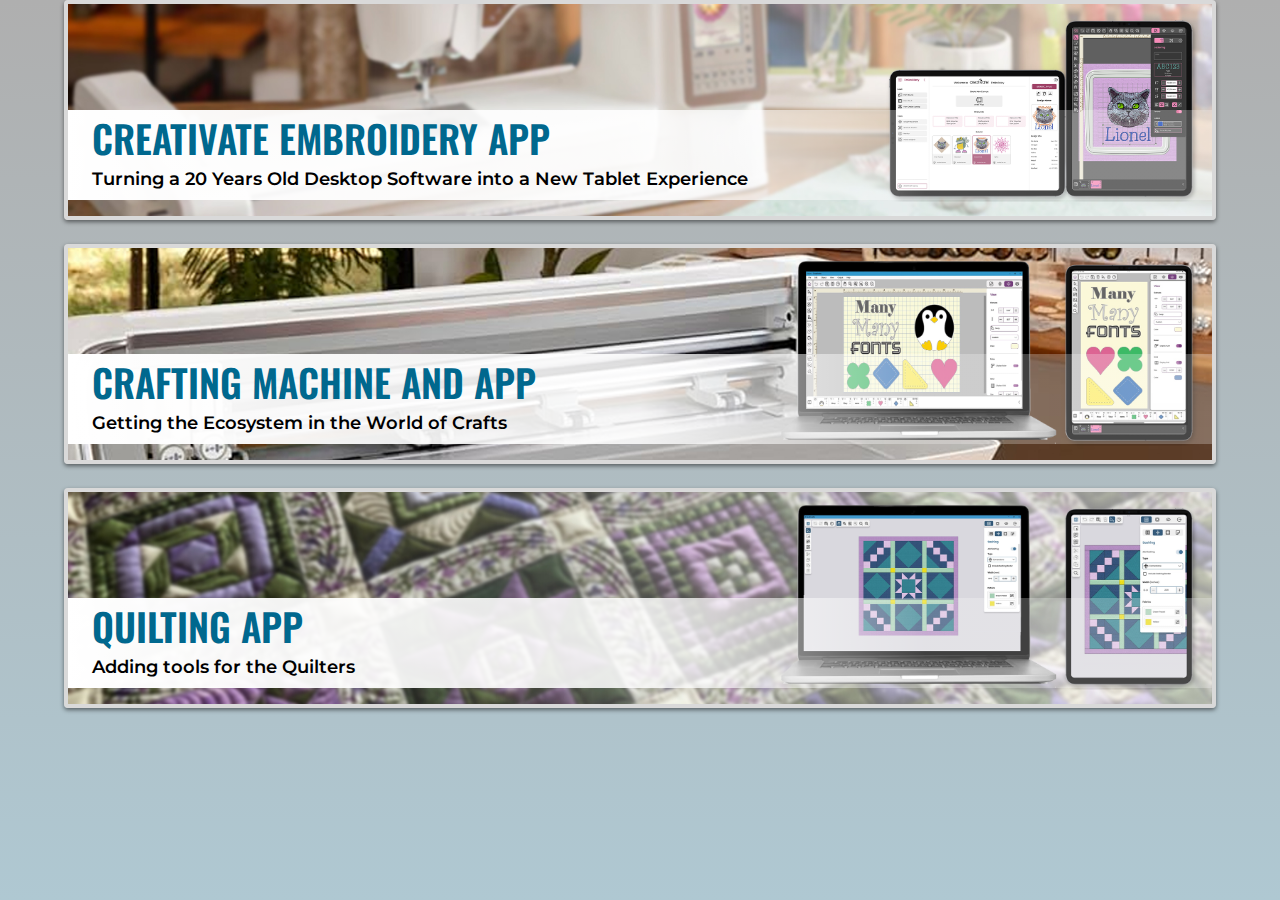
<file: welcome.html>
<!DOCTYPE html>
<html>
<head>


  <link rel="stylesheet" href="style.css">
  <meta charset="utf-8">
  <meta name="viewport" content="width=device-width, initial-scale=1.0">

  <link rel="preconnect" href="https://fonts.googleapis.com">
  <link rel="preconnect" href="https://fonts.gstatic.com" crossorigin>
  <link href="https://fonts.googleapis.com/css2?family=Montserrat:ital,wght@0,100..900;1,100..900&display=swap" rel="stylesheet">

  <link rel="preconnect" href="https://fonts.googleapis.com">
  <link rel="preconnect" href="https://fonts.gstatic.com" crossorigin>
  <link href="https://fonts.googleapis.com/css2?family=Montserrat:ital,wght@0,100..900;1,100..900&family=Oswald:wght@200..700&display=swap" rel="stylesheet">

  <title>UX Porfolio Index</title>
</head>

<!-- MAIN CONTAINER START -->




<main_index_container>



<!-- HERO SECTION START -->


<a href="emb_app.html">
  <section class="project_box shadowed rounded_4" >
    <img src=images/emb_hero_image.jpg alt="Embroidery App Hero" class="hero-image" />

    <img src=images/emb_device_float.png alt="Embroidery Device Float" class="device_floating" />

    <div class="title-overlay">
      <div class="title-content">
        <h1 class="main-title">CREATIVATE EMBROIDERY APP</h1>
        <p class="subtitle">Turning a 20 Years Old Desktop Software into a New Tablet Experience</p>
      </div>
    </div>
  </section>
</a>

<section class="project_box shadowed rounded_4">
  <img src=images/cnc_hero_image.jpg alt="Crafting App Hero" class="hero-image" />

  <img src=images/cnc_device_float.png alt="Crafting Device Float" class="device_floating" />

  <div class="title-overlay">
    <div class="title-content">
      <h1 class="main-title">CRAFTING MACHINE AND APP</h1>
      <p class="subtitle">Getting the Ecosystem in the World of Crafts</p>
    </div>
  </div>
</section>

<section class="project_box shadowed rounded_4">
  <img src=images/qul_hero_image.jpg alt="Quilt App Hero" class="hero-image" />

  <img src=images/qul_device_float.png alt="Quilting Device Float" class="device_floating" />
  <div class="title-overlay">
    <div class="title-content">
      <h1 class="main-title">QUILTING APP</h1>
      <p class="subtitle">Adding tools for the Quilters</p>
    </div>
  </div>
</section>








</main_container>


<!-- MAIN CONTAINER END -->


</body>
</html>
</file>
<file: style.css>
/* ==========================================
MAIN PARTS
========================================== */


html, body {
    min-height: 100vh;
}

html {
    font-size: 16px;
}
body {
    margin: 0;
    padding: 0;

    -webkit-user-select: none; /* Safari */
    -ms-user-select: none; /* IE 10 and IE 11 */
    user-select: none; /* Standard syntax */
}


@view-transition {


    navigation: auto;
}


.prevent-select {
    -webkit-user-select: none; /* Safari */
    -ms-user-select: none; /* IE 10 and IE 11 */
    user-select: none; /* Standard syntax */
}

body, p {
    font-family: 'Montserrat', -apple-system, BlinkMacSystemFont, 'Segoe UI', sans-serif;
    line-height: 1.6;
    margin: 0;
    font-size: 1rem;
}


body {
    margin: 0;
    padding: 0;
    background-image: linear-gradient(to bottom, #afafaf, #afc8d2);
    box-sizing: border-box;
    display: flex;
    justify-content: center;

    .main_container {
        background-image: linear-gradient(to bottom, #ffffff, #f4f4f4);
        display: flex;
        flex-wrap: wrap; /* This is the key property */
/* Remove or set height to auto: */
height: auto;
/* No fixed height or max-height */
flex-direction: column;
width: 1280px;
padding-bottom: 64px;
}



.full-width-image {
    width: 100%;
    height: auto;}


/* ==========================================
SCALING
========================================== */


/* Base (default) styles */
body {
    transform: scale(1);
    transform-origin: top center;
}

/* Apply downscaling on phones and small devices */
@media (max-width: 720px) {
    body {
        transform: scale(0.75);
        transform-origin: top center;
    }
}



/* ==========================================
GENERAL LAYOUT
========================================== */

.flex_column{
    box-sizing: border-box;
    display: flex;
    flex-direction: column; 
}

.flex_row{
    box-sizing: border-box;
    display: flex;
    justify-content: space-around;
    align-items: flex-start;
    flex-direction: row;
}

.flex_row_wrap{
    box-sizing: border-box;
    display: flex;
    justify-content: space-around;
    align-items: flex-start;
    flex-wrap: wrap;
    flex-direction: row;
}

ul {
    display: flex;
    flex-direction: column; /* Apila los elementos verticalmente */
    gap: 6px; /* Añade un espacio de 10 píxeles entre los elementos */
    margin: 0;
}

.padding_vertical{
    padding: 24px 0;

}



/* ==========================================
STYLING
========================================== */

.shadowed{
    box-shadow: 0 2px 4px rgba(0, 0, 0, 0.5);
}


.rounded_4{
    border-radius: 4px;
}

.rounded_8{
    border-radius:  8px;
}

.rounded_12{
    border-radius:  12px;
}
}

.rounded_16{
    border-radius:  16px;
}



/* ==========================================
TEXT STYLING
========================================== */

p, li, div{color: #424242;
}


.subsection-title {
    font-weight: 600;
    font-size: 18px;
    margin: 0;
}


strong {
    font-weight: 600;
}


.notes {
    font-size: 14px;
    font-style: italic;
    color: #424242;
    margin: 0;
}

a{text-decoration: none;}


/* ==========================================
COVER PAGE (Portada)
========================================== */


#cover-page {
    display: flex;
    align-items: center;
    justify-content: center;
    width:100%;
}

.cover-content {
    display: flex;
    flex-direction: column;
    gap: 48px;
    padding:0;
    align-items: center;
    max-width: 1920px;
    border-radius:24px 24px 64px 64px
}

.header {
    display: flex;
    flex-direction: column;
    align-items: center;
    width:100%;
}



.name {

    display: flex;
    justify-content:left;
    font-family: 'Oswald', sans-serif;
    font-weight: 500;
    width:100%;
    color: white;
    background-image: linear-gradient(to bottom, #1A1919, #424242);
    margin: auto;
    padding:0px 0px 0px 32px;
    font-size: 2rem;
    box-sizing: border-box;
}

.job {



    display: flex;
    flex-direction: row;
    align-items: center;
    justify-content: left;
    width:100%;
    font-family: 'Montserrat', -apple-system, BlinkMacSystemFont, 'Segoe UI', sans-serif;
    font-size: 1.75rem;
    color: #00688E;
    padding:0px 0px 0px 32px;
    background-image: linear-gradient(to bottom, #ffffff, #d2d2d2);
    box-sizing: border-box;
}


main_index_container {
    display: flex;
    flex-wrap: wrap; /* This is the key property */
/* Remove or set height to auto: */
height: auto;
/* No fixed height or max-height */
flex-direction: column;
width: 1280px;
margin : 0 0 48px 0;
gap:24px;
}




.header_box{
    width:100%;
    padding:0px;
    font-size: 1rem;
    border: 1px solid white;
    background-image: linear-gradient(to right, rgba(255, 255, 255, 0.5), rgba(255, 255, 255, 1));
    justify-content: center;
    gap: 0px;
    align-items: center;
    margin-bottom:16px;
}

.about_text_area{
    display: flex;
    flex-wrap: wrap;
    flex-direction: column;
    justify-content: center;
    max-width:75%;
    margin:0;

    gap:8px;
}

.about_title{
    font-family: 'Oswald', sans-serif;
    font-size: 1.25rem;
    font-weight: 500;

}


.about_text p{
    font-size: 0.75rem;
    margin:8px;
}





.about_image_wrapper {
    display: flex;
    height:100%;
    max-width:180px;
}


.about_image {
        top: 0;
        left: 0;
        margin:auto 16px;
        width: 90%;
        object-fit: cover;
        object-position: center;
    border: 1px solid white;

    border-radius: 18px;
    box-shadow: 0 2px 4px rgba(0, 0, 0,0.5);
}








.project_box{
    position: relative;
    width: 90%;
    min-height: 220px;
    display: flex;
    align-items: flex-end;
    padding: 16px 0;
    transition: all 0.3s ease-in-out;
    border: 4px solid #d9d9d9;
    margin: 0% 5%;

    box-sizing: border-box;
}

.project_box .title-overlay {
    position: relative;
    width: 100%;
    background: linear-gradient(to right, #ffffff 0%, rgba(255, 255, 255, 0.85) 50%, rgba(255, 255, 255, 0.25) 75%);
    z-index: 1;
}


.project_box .title-overlay_cnc {
    position: relative;
    width: 100%;
    background: linear-gradient(to left, #ffffff 0%, rgba(255, 255, 255, 0.85) 50%, rgba(255, 255, 255, 0.25) 75%);
    z-index: 1;
}

.project_box .title-content {
    padding: 6px 24px;
    display: flex;
    flex-direction: column;
    gap: 4px;
}


.project_main_title{
    font-family: 'Oswald', sans-serif;
    font-size: 32px;
    font-weight: 600;
    color: #00688E;
    line-height: 1.2;
    margin: 0;
}

.project_subtitle {
    font-size: 16px;
    font-weight: 600;
    color: #000000;
    margin: 0;
}

.project_main_title_cnc{

    font-family: 'Oswald', sans-serif;
    font-size: 32px;
    font-weight: 600;
    color: #00688E;
    line-height: 1.2;
    margin: 0;
    text-align:right;
}


.project_subtitle_cnc {
    font-size: 16px;
    font-weight: 600;
    color: #000000;
    margin: 0;
    text-align:right;
}

.device_floating{

    position: absolute;
    display:flex_column;
    right: 0;
    top:0;
    width: auto;
    height: 188px;
    padding: 10px;
    object-fit: cover;
    object-position: center;
} 

.device_floating_cnc{

    position: absolute;
    left: 0;
    top:0;
    width: auto;
    height: 188px;
    padding: 10px 10px 10px 0px;
    object-fit: cover;
    object-position: center;
} 



.project_box:hover{
    box-shadow: 0 2px 2px rgba(0, 0, 0,0.25);
    transform: scale(1.025);
    border: 4px solid #00688E;
    filter: saturate(125%);
    filter: contrast(1110%);
    filter: brightness(110%);
}






/* ==========================================
BACK BUTON
========================================== */


.back-button {
    position: fixed;
    top: 16px;
    left: 16px;
    display: flex;
    align-items: center;
    padding: 10px 20px ;
    border: 1px solid #00688E;
    font-size: 16px;
    font-weight: 600;
    border-radius:8px;

    gap:16px;
    border: 4px solid #00688E;
    z-index: 1000;
    transition: all 0.3s ease;

    color: white;
    background-image: linear-gradient(to top, #044056, #00688E);;
}





.back-button:hover {

    box-shadow: 0 4px 8px rgba(0, 0, 0,0.155);
    color: #E5FFF4;
    transition: all 0.3s ease;
    border: 4px solid #068EB2;
    transform: scale(1.05);
}


.back-icon {
    width: 32px;
    height: 32px;
    transition: all 0.3s ease;
    flex-shrink: 0;

    pointer-events:none;
}





/* ==========================================
HERO SECTIONS
========================================== */

.hero-section {
    position: relative;
    width: 100%;
    min-height: 480px;
    display: flex;
    align-items: flex-end;
    padding: 16px 0;
}

@media (max-width: 1280px) {
    .hero-section {
        min-height: 320px; /* Change this to whatever margin value you need */
    }
}

.hero-image {
    position: absolute;
    top: 0;
    left: 0;
    width: 100%;
    height: 100%;
    object-fit: cover;
    object-position: center;
}

.device_overlay{

    position: absolute;
    right: 0;
    top: 32px;
    width: auto;
    height: 70%;
    padding-right: 24px;
    object-fit: cover;
    object-position: center;
} 



.device_overlay_cnc{

    position: absolute;
    left: 0;
    top: 32px;
    width: auto;
    height: 70%;
    padding-left: 0px;
    object-fit: cover;
    object-position: center;
} 

.title-overlay {
    position: relative;
    width: 100%;
    background: linear-gradient(to right, #ffffff 0%, rgba(255, 255, 255, 0.75) 42.788%, rgba(255, 255, 255, 0.25) 65.865%);
    z-index: 1;
}

.title-content {
    padding: 8px 32px;
    display: flex;
    flex-direction: column;
    gap: 8px;
}


.main-title {
    font-family: 'Oswald', sans-serif;
    font-size: 38px;
    font-weight: 600;
    color: #00688E;
    line-height: 1.2;
    margin: 0;
}

.subtitle {
    font-size: 18px;
    font-weight: 600;
    color: #000000;
    margin: 0;
}



/* ==========================================
SECTION STYLE
========================================== */

.section {
    margin: 64px 120px 0px 120px;
    display: flex;
    flex-direction: column;
    gap: 32px;
}


@media (max-width: 1280px) {
    .section {
        margin: 64px 30px 0px 30px; /* Change this to whatever margin value you need */
    }
}

.section-header {
    display: flex;
    align-items: center;
    gap: 16px;
}

.section-icon {
    width: 32px;
    height: 32px;
    flex-shrink: 0;
}

.section-title {
    font-family: 'Oswald', sans-serif;
    font-size: 32px;
    font-weight: 600;
    color: #00688E;
    margin: 0;
}

.section-text {
    font-size: 16px;
    line-height: 1.5;
    color: #424242;
}





/* ==========================================
INTRO SECTION
========================================== */

.project_card {


    background-image: linear-gradient(to left, #ffffff, #dddddd);
    display: flex;
    flex-wrap: wrap;
    flex-direction: row;
    padding:16px;
    gap: 8px;
    font-size: 1rem;



}


.project_card table{
    vertical-align: center;
    display:block;
    line-height: 28px;
    margin: auto 8px;




}


.project_card td{



    padding: 0 0 0 24px;

    vertical-align: top;

}

.project_card_image {
    position: relative;
    top: 0;
    left: 0;
    width: 200px;
    height: 200px;
    object-fit: cover;
    object-position: center;
}


/* ==========================================
DEFINE SECTION
========================================== */

.persona_card {
    display: flex;
    flex-wrap: wrap;
    flex-direction: row;
    padding:16px;
    gap: 8px;
    font-size: 1rem;
    border: 1px solid white;

}


.persona_card table{
    vertical-align: center;
    display:block;
    line-height: 28px;
    margin: auto 8px;

}



.persona_name{
    padding-left:24px;
    margin-bottom:16px;
    font-family: 'Oswald', sans-serif;
    font-size: 1.5rem;
    font-weight: 500;

}


.persona_card td{
    padding: 0 0 0 24px;
    vertical-align: top;

}

.persona_card_image {
    position: relative;
    top: 0;
    left: 0;
    width: 200px;
    height: 200px;
    object-fit: cover;
    object-position: center;
}


.persona_emb_a{
    background-image: linear-gradient(to right, #E7D4a1, #FEE9e2);
}

.persona_emb_a .persona_card_image{
    border: 4px solid #8D2526;
}
.persona_emb_a .persona_name{
    color: #8D2526;
}



.persona_emb_b{
    background-image: linear-gradient(to left, #DCC7F9, #AAE7FE);
}

.persona_emb_b .persona_card_image{
    border: 4px solid #3E1B82;
}
.persona_emb_b .persona_name{
    color: #3E1B82;
}



.persona_cnc_a{
    background-image: linear-gradient(to right, #DFFEFF, #E8FFE9);
}

.persona_cnc_a .persona_card_image{
    border: 4px solid #18655C;
}
.persona_cnc_a .persona_name{
    color: #18655C;
}



.persona_cnc_b{
    background-image: linear-gradient(to right, #FFE6C4, #FFE2D0);
}

.persona_cnc_b .persona_card_image{
    border: 4px solid #5D3F24;
}
.persona_cnc_b .persona_name{
    color: #5D3F24;
}



.persona_qul_a{
    background-image: linear-gradient(to right, #E4CFE2, #F8D8FF);
}

.persona_qul_a .persona_card_image{
    border: 4px solid #3A195E;
}
.persona_qul_a .persona_name{
    color: #3A195E;
}



.persona_qul_b{
    background-image: linear-gradient(to right, #F9E1A0, #FFFAD0);
}

.persona_qul_b .persona_card_image{
    border: 4px solid #714E02;
}
.persona_qul_b .persona_name{
    color: #714E02;
}



.problem{
    text-align: center;
    border-top:3px solid #00688E; 
    border-bottom:3px solid #00688E; 
    max-width:820px; 
    gap:24px;
    display: flex;
    flex-direction: column;
    padding:32px;
    margin: 32px auto;
}



.goals{
    text-align: center;
    max-width:820px; 
    gap:24px;
    display: flex;
    flex-direction: column;
    padding:16px;
    margin:auto;
}


.goal_item{

    display: flex;
    vertical-align: center;
    align-items: center;
    padding:16px 32px;
    gap:24px;
    border: 3px solid #ffffff;
    background-image: linear-gradient(to bottom, white, #E5e5e5);
}

.goal_icon{
    width: 32px;
    height: 32px;
    flex-shrink: 0;
}


/* ==========================================
IDEATION SECTION
========================================== */


.crazy_8_container{
    display: flex;
    flex-wrap: wrap;
    flex-direction: row;
    justify-content: center;
    gap:8px;
    margin-bottom: 32px ;
}

.crazy_8_image{
    width: 250px;
    border-radius: 8px;
}

.wireframe_container{
    display: flex;
    flex-wrap: wrap;
    flex-direction: row;
    justify-content: center;
    gap:32px;
    margin-bottom: 32px ;
}

.wireframe_image{
    width: 320px;
    border: 2px solid black;
}

/* ==========================================
PROTOTYPING SECTION
========================================== */



.prototypes_section{
    background-color: white;
    padding: 32px;
    gap:8px;
    margin-top:32px;
}

.prototype_image{
    width: 300px;
}



.prototype_container{
    background-image: linear-gradient(to bottom, white, #E5e5e5);
    width: 310px;
    gap: 24px;
    padding: 16px;

}

.prototype_title{
    display:inline-block;
    text-align:center;
    color: #00688E;
    font-weight:600;
}

.prototype_button{
    background-color: #E5FFF4;
    border: 2px solid #00688E;
    color: #00688E;
    padding: 8px 16px;
    font-weight:600;



    align-items: center;
    gap:8px;
    box-sizing: border-box;
    display: flex;
    justify-content: flex-start;
    width:100%;
    transition: transform 0.3s ease;

}



.prototype_button:hover{
    box-shadow: 0 2px 4px rgba(0, 0, 0,0.25);
    background-color: #C3FBE3;
}




.action_wrapper {
    background-image: linear-gradient(to bottom, #ffffff, #949494);"
    display:flex;
    flex-direction: column;
    justify-content: center;
    align-items: center;
    box-sizing: border-box;
    padding:4px;
    width:160px; 
    height:128px;
    border:1px solid lightgrey;
}


.action {

    width:148px; 
    height:116px;
    display:flex;
    flex-direction: column;
    justify-content: center;
    align-items: center;
    padding:0px;
    gap:8px;
    background-image: linear-gradient(to bottom, #F2F2F2, #c9c9c9);
    border-radius: 8px;
}

.action_icon {
    width:48px; 
    height:48px;
    display:flex;
}

.action_text {
    font-family: 'Montserrat', -apple-system, BlinkMacSystemFont, 'Segoe UI', sans-serif;
    color: #424242;
    font-size: 1.15rem;
    padding:0px;
    margin:0px;
}




/* ==========================================
CONCLUSION SECTION
========================================== */

.results {
    display: flex;
    flex-wrap: wrap;
    flex-direction: row;
    justify-content: center;
    gap:24px;

    .results_card {
        max-width: 325px;  /* Sets the width to 300 pixels */
        height: auto; /* Sets the height to 150 pixels */
        background-image: linear-gradient(to bottom, white, #E5e5e5);
        border: 3px solid #ffffff;    /* Adds a border */
        padding: 24px;             /* Adds space around the text */
        box-sizing: border-box;    /* Ensures padding/border is included in width/height [1] */
        overflow: auto; 

        gap:16px;


        display: flex;
        flex-direction: column;
    }

    .results_title {
        color: #00688E;

        font-weight: 600;
        font-size: 16px;
    }




    .results_text {
        font-size: 15px;
    }
</file>
